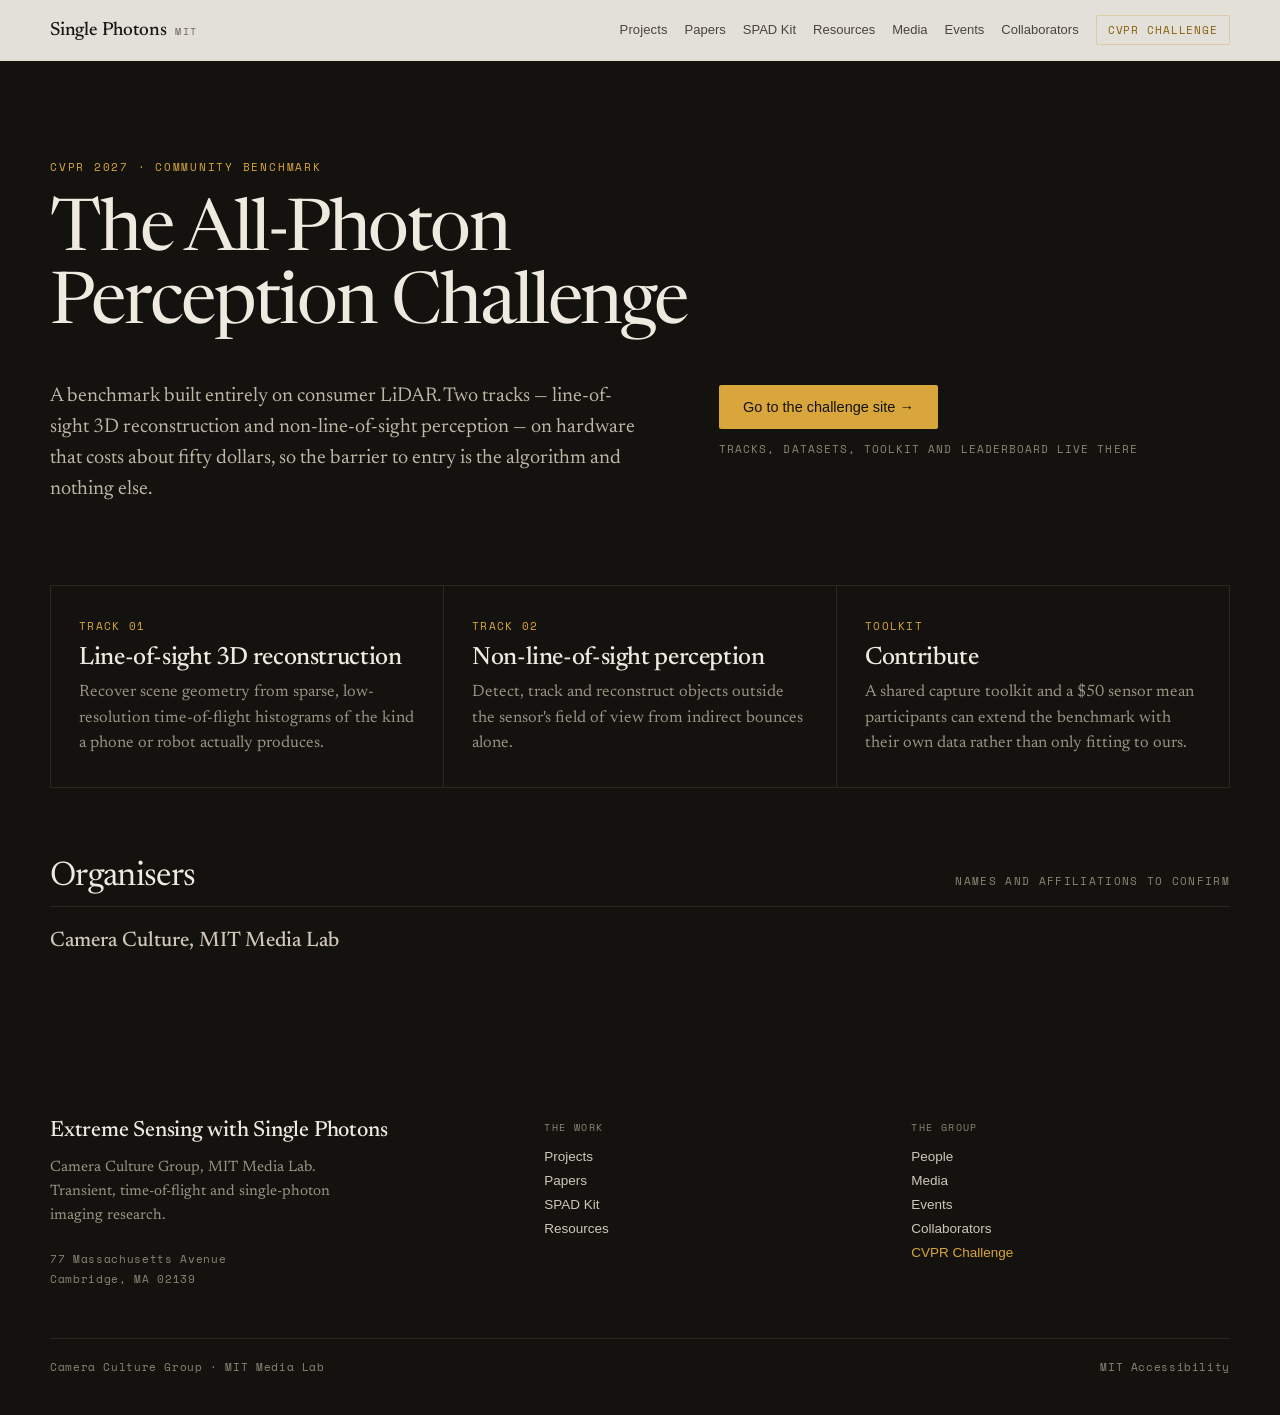
<file: challenge.html>
<!DOCTYPE html>
<html lang="en">
<head>
<meta charset="utf-8">
<meta name="viewport" content="width=device-width, initial-scale=1">
<title>All-Photon Perception Challenge · Single Photons</title>
<meta name="description" content="Single-photon, transient and time-of-flight imaging research from the Camera Culture group at the MIT Media Lab, 2008 to today.">
<link rel="preconnect" href="https://fonts.googleapis.com">
<link rel="preconnect" href="https://fonts.gstatic.com" crossorigin>
<link href="https://fonts.googleapis.com/css2?family=Newsreader:ital,opsz,wght@0,6..72,300..600;1,6..72,300..500&family=Space+Mono:wght@400;700&display=swap" rel="stylesheet">
<style>
body { margin:0; background:#14120E; color:#EFEAE0; -webkit-font-smoothing:antialiased; }
a { color:#D9A63C; }
a:hover { color:#EFEAE0; }
.hv1:hover{color:#171512 !important;border-bottom:1px solid #8A5F0B !important}
.hv2:hover{background:#8A5F0B !important;color:#FBF9F4 !important;border:1px solid #8A5F0B !important}
.hv3:hover{background:#EFEAE0 !important}
.hv4:hover{color:#D9A63C !important}
.hv5:hover{color:#EFEAE0 !important}
</style>
<script src="reveal.js" defer></script>
<link rel="stylesheet" href="mobile.css">
</head>
<body>
<div style="background:#14120E;color:#EFEAE0;min-height:100vh">
  <div style="position:sticky;top:0;z-index:50;background:rgba(245,242,235,0.92);backdrop-filter:blur(10px);border-bottom:1px solid #E2DBCC">
  <div data-m="navbar px" style="max-width:1180px;margin:0 auto;padding:0 32px;display:flex;align-items:center;gap:32px;min-height:60px;flex-wrap:wrap">
    <a href="index.html" style="display:flex;align-items:baseline;gap:9px;text-decoration:none;color:#171512;flex:0 0 auto">
      <span style="font-family:Newsreader,Georgia,serif;font-size:19px;font-weight:500;letter-spacing:-0.01em;white-space:nowrap">Single Photons</span>
      <span style="font-family:'Space Mono',monospace;font-size:10px;letter-spacing:0.14em;text-transform:uppercase;color:#6F6858">MIT</span>
    </a>
    <button data-m="navbtn" type="button" id="navbtn" aria-expanded="false" aria-label="Toggle menu" style="display:none;margin-left:auto;align-items:center;min-height:44px;padding:0 4px;background:transparent;border:0;font-family:'Space Mono',monospace;font-size:11px;letter-spacing:0.12em;text-transform:uppercase;color:#171512;cursor:pointer">Menu</button>
    <nav data-m="nav" id="sitenav" data-open="false" style="display:flex;align-items:center;gap:17px;margin-left:auto;flex-wrap:wrap;row-gap:8px">
      <a data-nav="Projects" href="projects.html" style="font-family:'Helvetica Neue',Helvetica,Arial,sans-serif;font-size:13px;letter-spacing:0.01em;color:#4A453B;text-decoration:none;padding:4px 0;border-bottom:1px solid transparent;white-space:nowrap" class="hv1">Projects</a>
      <a data-nav="Papers" href="papers.html" style="font-family:'Helvetica Neue',Helvetica,Arial,sans-serif;font-size:13px;color:#4A453B;text-decoration:none;padding:4px 0;border-bottom:1px solid transparent;white-space:nowrap" class="hv1">Papers</a>
      <a data-nav="SPAD Kit" href="spad-kit.html" style="font-family:'Helvetica Neue',Helvetica,Arial,sans-serif;font-size:13px;color:#4A453B;text-decoration:none;padding:4px 0;border-bottom:1px solid transparent;white-space:nowrap" class="hv1">SPAD Kit</a>
      <a data-nav="Resources" href="resources.html" style="font-family:'Helvetica Neue',Helvetica,Arial,sans-serif;font-size:13px;color:#4A453B;text-decoration:none;padding:4px 0;border-bottom:1px solid transparent;white-space:nowrap" class="hv1">Resources</a>
      <a data-nav="Media" href="media.html" style="font-family:'Helvetica Neue',Helvetica,Arial,sans-serif;font-size:13px;color:#4A453B;text-decoration:none;padding:4px 0;border-bottom:1px solid transparent;white-space:nowrap" class="hv1">Media</a>
      <a data-nav="Events" href="events.html" style="font-family:'Helvetica Neue',Helvetica,Arial,sans-serif;font-size:13px;color:#4A453B;text-decoration:none;padding:4px 0;border-bottom:1px solid transparent;white-space:nowrap" class="hv1">Events</a>
      <a data-nav="Sponsors" href="Collaborators.html" style="font-family:'Helvetica Neue',Helvetica,Arial,sans-serif;font-size:13px;color:#4A453B;text-decoration:none;padding:4px 0;border-bottom:1px solid transparent;white-space:nowrap" class="hv1">Collaborators</a>
      <a data-nav="Challenge" href="challenge.html" style="font-family:'Space Mono',monospace;font-size:11px;letter-spacing:0.08em;text-transform:uppercase;color:#8A5F0B;text-decoration:none;border:1px solid #DCCBA6;padding:6px 11px;border-radius:2px;white-space:nowrap" class="hv2">CVPR Challenge</a>
    </nav>
  </div>
</div>

  <section data-m="px" style="max-width:1180px;margin:0 auto;padding:96px 32px 0">
    <span style="font-family:'Space Mono',monospace;font-size:11px;letter-spacing:0.16em;text-transform:uppercase;color:#D9A63C">CVPR 2027 · Community benchmark</span>
    <h1 style="font-family:Newsreader,Georgia,serif;font-weight:400;font-size:clamp(40px,5.6vw,76px);line-height:1.02;letter-spacing:-0.03em;margin:22px 0 0;max-width:20ch;text-wrap:balance">The All-Photon Perception Challenge</h1>
    <div data-m="stack" style="display:grid;grid-template-columns:minmax(0,1.2fr) minmax(0,1fr);gap:56px;margin-top:38px;align-items:start">
      <p style="font-family:Newsreader,Georgia,serif;font-size:20px;line-height:1.55;color:#BEB7A6;margin:0;text-wrap:pretty">A benchmark built entirely on consumer LiDAR. Two tracks — line-of-sight 3D reconstruction and non-line-of-sight perception — on hardware that costs about fifty dollars, so the barrier to entry is the algorithm and nothing else.</p>
      <div style="display:flex;flex-direction:column;gap:12px;align-items:flex-start;padding-top:4px">
        <a href="https://photons.media.mit.edu/challenge.html" style="font-family:'Helvetica Neue',Helvetica,Arial,sans-serif;font-size:14.5px;background:#D9A63C;color:#14120E;text-decoration:none;padding:14px 24px;border-radius:2px" class="hv3">Go to the challenge site →</a>
        <span style="font-family:'Space Mono',monospace;font-size:10.5px;line-height:1.7;letter-spacing:0.1em;text-transform:uppercase;color:#8C8574">Tracks, datasets, toolkit and leaderboard live there</span>
      </div>
    </div>
  </section>

  <section data-m="px sec" style="max-width:1180px;margin:80px auto 0;padding:0 32px">
    <div style="display:grid;grid-template-columns:repeat(auto-fit,minmax(min(280px,100%),1fr));gap:1px;background:#2A2620;border:1px solid #2A2620">
      <div style="background:#14120E;padding:30px 28px">
        <span style="font-family:'Space Mono',monospace;font-size:10.5px;letter-spacing:0.12em;text-transform:uppercase;color:#D9A63C">Track 01</span>
        <h2 style="font-family:Newsreader,Georgia,serif;font-weight:500;font-size:25px;letter-spacing:-0.015em;margin:12px 0 9px">Line-of-sight 3D reconstruction</h2>
        <p style="font-family:Newsreader,Georgia,serif;font-size:16.5px;line-height:1.55;color:#9A9384;margin:0">Recover scene geometry from sparse, low-resolution time-of-flight histograms of the kind a phone or robot actually produces.</p>
      </div>
      <div style="background:#14120E;padding:30px 28px">
        <span style="font-family:'Space Mono',monospace;font-size:10.5px;letter-spacing:0.12em;text-transform:uppercase;color:#D9A63C">Track 02</span>
        <h2 style="font-family:Newsreader,Georgia,serif;font-weight:500;font-size:25px;letter-spacing:-0.015em;margin:12px 0 9px">Non-line-of-sight perception</h2>
        <p style="font-family:Newsreader,Georgia,serif;font-size:16.5px;line-height:1.55;color:#9A9384;margin:0">Detect, track and reconstruct objects outside the sensor's field of view from indirect bounces alone.</p>
      </div>
      <div style="background:#14120E;padding:30px 28px">
        <span style="font-family:'Space Mono',monospace;font-size:10.5px;letter-spacing:0.12em;text-transform:uppercase;color:#D9A63C">Toolkit</span>
        <h2 style="font-family:Newsreader,Georgia,serif;font-weight:500;font-size:25px;letter-spacing:-0.015em;margin:12px 0 9px">Contribute</h2>
        <p style="font-family:Newsreader,Georgia,serif;font-size:16.5px;line-height:1.55;color:#9A9384;margin:0">A shared capture toolkit and a $50 sensor mean participants can extend the benchmark with their own data rather than only fitting to ours.</p>
      </div>
    </div>
  </section>

  <section data-m="px" style="max-width:1180px;margin:72px auto 0;padding:0 32px">
    <div style="display:flex;align-items:baseline;justify-content:space-between;gap:24px;border-bottom:1px solid #2A2620;padding-bottom:12px;flex-wrap:wrap">
      <h2 style="font-family:Newsreader,Georgia,serif;font-weight:400;font-size:clamp(24px,2.8vw,34px);letter-spacing:-0.02em;margin:0">Organisers</h2>
      <span style="font-family:'Space Mono',monospace;font-size:11px;letter-spacing:0.12em;text-transform:uppercase;color:#8C8574">Names and affiliations to confirm</span>
    </div>
    <div style="display:flex;gap:40px;flex-wrap:wrap;margin-top:24px">
      <span style="font-family:Newsreader,Georgia,serif;font-size:21px;font-weight:500;color:#CFC8B8">Camera Culture, MIT Media Lab</span>
    </div>
  </section>

  <div data-m="spacer" style="height:104px"></div>
  <footer data-m="px" style="background:#14120E;color:#EFEAE0;padding:64px 32px 40px">
  <div data-m="stack" style="max-width:1180px;margin:0 auto;display:grid;grid-template-columns:minmax(0,1.4fr) minmax(0,1fr) minmax(0,1fr);gap:48px">
    <div>
      <div style="font-family:Newsreader,Georgia,serif;font-size:22px;font-weight:500;letter-spacing:-0.01em">Extreme Sensing with Single Photons</div>
      <p style="font-family:Newsreader,Georgia,serif;font-size:15px;line-height:1.6;color:#9A9384;max-width:34ch;margin:14px 0 0">Camera Culture Group, MIT Media Lab. Transient, time-of-flight and single-photon imaging research.</p>
      <div style="font-family:'Space Mono',monospace;font-size:11px;letter-spacing:0.06em;color:#8C8574;margin-top:22px;line-height:1.8">77 Massachusetts Avenue<br>Cambridge, MA 02139</div>
    </div>
    <nav style="display:flex;flex-direction:column;gap:9px">
      <span style="font-family:'Space Mono',monospace;font-size:10px;letter-spacing:0.14em;text-transform:uppercase;color:#8C8574;margin-bottom:5px">The work</span>
      <a href="projects.html" style="font-family:'Helvetica Neue',Helvetica,Arial,sans-serif;font-size:13.5px;color:#CFC8B8;text-decoration:none" class="hv4">Projects</a>
      <a href="papers.html" style="font-family:'Helvetica Neue',Helvetica,Arial,sans-serif;font-size:13.5px;color:#CFC8B8;text-decoration:none" class="hv4">Papers</a>
      <a href="spad-kit.html" style="font-family:'Helvetica Neue',Helvetica,Arial,sans-serif;font-size:13.5px;color:#CFC8B8;text-decoration:none" class="hv4">SPAD Kit</a>
      <a href="resources.html" style="font-family:'Helvetica Neue',Helvetica,Arial,sans-serif;font-size:13.5px;color:#CFC8B8;text-decoration:none" class="hv4">Resources</a>
    </nav>
    <nav style="display:flex;flex-direction:column;gap:9px">
      <span style="font-family:'Space Mono',monospace;font-size:10px;letter-spacing:0.14em;text-transform:uppercase;color:#8C8574;margin-bottom:5px">The group</span>
      <a href="index.html#people" style="font-family:'Helvetica Neue',Helvetica,Arial,sans-serif;font-size:13.5px;color:#CFC8B8;text-decoration:none" class="hv4">People</a>
      <a href="media.html" style="font-family:'Helvetica Neue',Helvetica,Arial,sans-serif;font-size:13.5px;color:#CFC8B8;text-decoration:none" class="hv4">Media</a>
      <a href="events.html" style="font-family:'Helvetica Neue',Helvetica,Arial,sans-serif;font-size:13.5px;color:#CFC8B8;text-decoration:none" class="hv4">Events</a>
      <a href="Collaborators.html" style="font-family:'Helvetica Neue',Helvetica,Arial,sans-serif;font-size:13.5px;color:#CFC8B8;text-decoration:none" class="hv4">Collaborators</a>
      <a href="challenge.html" style="font-family:'Helvetica Neue',Helvetica,Arial,sans-serif;font-size:13.5px;color:#D9A63C;text-decoration:none" class="hv5">CVPR Challenge</a>
    </nav>
  </div>
  <div style="max-width:1180px;margin:48px auto 0;padding-top:20px;border-top:1px solid #2A2620;display:flex;justify-content:space-between;gap:24px;flex-wrap:wrap;font-family:'Space Mono',monospace;font-size:10.5px;letter-spacing:0.06em;color:#8C8574">
    <span>Camera Culture Group · MIT Media Lab</span>
    <a href="https://accessibility.mit.edu/" style="color:#8C8574;text-decoration:none" class="hv4">MIT Accessibility</a>
  </div>
</footer>
</div>
<script>
(function(){
  var page=(location.pathname.split('/').pop()||'index.html')||'index.html';
  [].slice.call(document.querySelectorAll('nav a[data-nav]')).forEach(function(a){
    if(a.getAttribute('href')===page&&a.getAttribute('data-nav')!=='Challenge'){a.style.color='#171512';a.style.borderBottom='1px solid #8A5F0B';}
  });
  var b=document.getElementById('navbtn'),n=document.getElementById('sitenav');
  if(b&&n)b.onclick=function(){var o=n.getAttribute('data-open')!=='true';n.setAttribute('data-open',o?'true':'false');b.setAttribute('aria-expanded',o?'true':'false');b.textContent=o?'Close':'Menu';};
})();
</script>
</body>
</html>
</file>
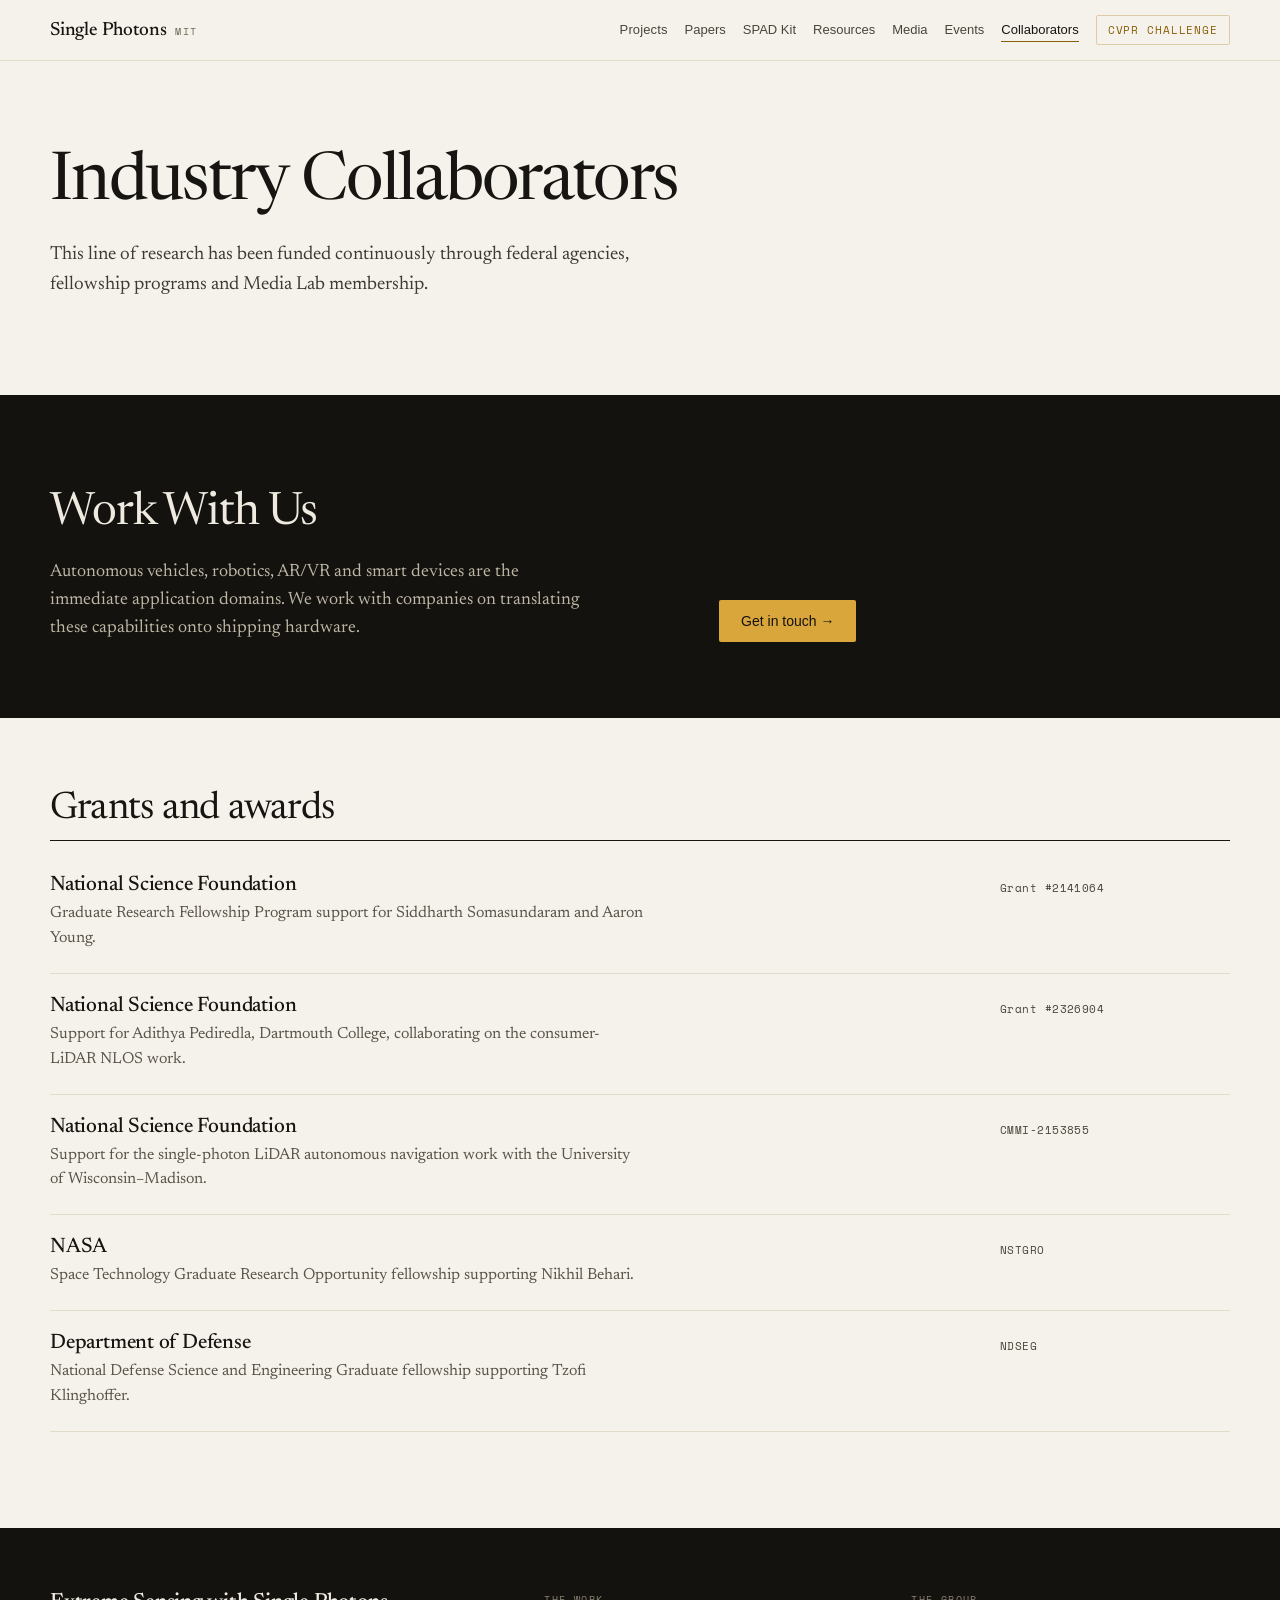
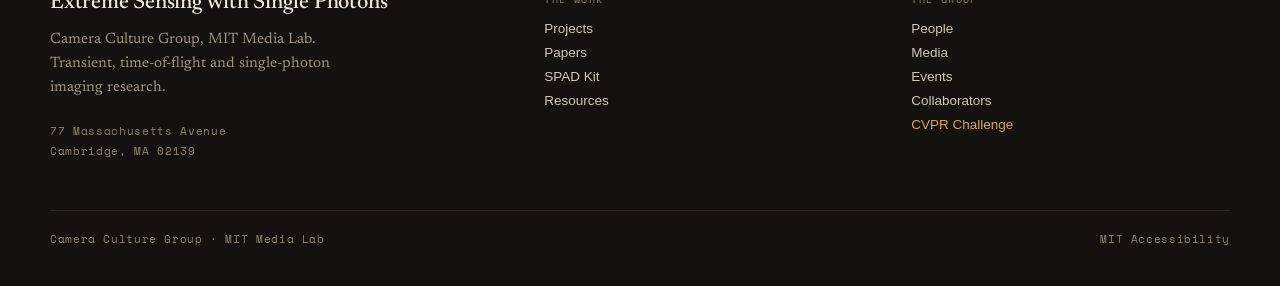
<file: Collaborators.html>
<!DOCTYPE html>
<html lang="en">
<head>
<meta charset="utf-8">
<meta name="viewport" content="width=device-width, initial-scale=1">
<title>Sponsors · Single Photons</title>
<meta name="description" content="Single-photon, transient and time-of-flight imaging research from the Camera Culture group at the MIT Media Lab, 2008 to today.">
<link rel="preconnect" href="https://fonts.googleapis.com">
<link rel="preconnect" href="https://fonts.gstatic.com" crossorigin>
<link href="https://fonts.googleapis.com/css2?family=Newsreader:ital,opsz,wght@0,6..72,300..600;1,6..72,300..500&family=Space+Mono:wght@400;700&display=swap" rel="stylesheet">
<style>
body { margin:0; background:#F5F2EB; color:#171512; -webkit-font-smoothing:antialiased; }
a { color:#8A5F0B; }
a:hover { color:#171512; }
.hv1:hover{color:#171512 !important;border-bottom:1px solid #8A5F0B !important}
.hv2:hover{background:#8A5F0B !important;color:#FBF9F4 !important;border:1px solid #8A5F0B !important}
.hv3:hover{background:#EFEAE0 !important}
.hv4:hover{color:#D9A63C !important}
.hv5:hover{color:#EFEAE0 !important}
</style>
<script src="reveal.js" defer></script>
<link rel="stylesheet" href="mobile.css">
</head>
<body>
<div style="background:#F5F2EB">
  <div style="position:sticky;top:0;z-index:50;background:rgba(245,242,235,0.92);backdrop-filter:blur(10px);border-bottom:1px solid #E2DBCC">
  <div data-m="navbar px" style="max-width:1180px;margin:0 auto;padding:0 32px;display:flex;align-items:center;gap:32px;min-height:60px;flex-wrap:wrap">
    <a href="index.html" style="display:flex;align-items:baseline;gap:9px;text-decoration:none;color:#171512;flex:0 0 auto">
      <span style="font-family:Newsreader,Georgia,serif;font-size:19px;font-weight:500;letter-spacing:-0.01em;white-space:nowrap">Single Photons</span>
      <span style="font-family:'Space Mono',monospace;font-size:10px;letter-spacing:0.14em;text-transform:uppercase;color:#6F6858">MIT</span>
    </a>
    <button data-m="navbtn" type="button" id="navbtn" aria-expanded="false" aria-label="Toggle menu" style="display:none;margin-left:auto;align-items:center;min-height:44px;padding:0 4px;background:transparent;border:0;font-family:'Space Mono',monospace;font-size:11px;letter-spacing:0.12em;text-transform:uppercase;color:#171512;cursor:pointer">Menu</button>
    <nav data-m="nav" id="sitenav" data-open="false" style="display:flex;align-items:center;gap:17px;margin-left:auto;flex-wrap:wrap;row-gap:8px">
      <a data-nav="Projects" href="projects.html" style="font-family:'Helvetica Neue',Helvetica,Arial,sans-serif;font-size:13px;letter-spacing:0.01em;color:#4A453B;text-decoration:none;padding:4px 0;border-bottom:1px solid transparent;white-space:nowrap" class="hv1">Projects</a>
      <a data-nav="Papers" href="papers.html" style="font-family:'Helvetica Neue',Helvetica,Arial,sans-serif;font-size:13px;color:#4A453B;text-decoration:none;padding:4px 0;border-bottom:1px solid transparent;white-space:nowrap" class="hv1">Papers</a>
      <a data-nav="SPAD Kit" href="spad-kit.html" style="font-family:'Helvetica Neue',Helvetica,Arial,sans-serif;font-size:13px;color:#4A453B;text-decoration:none;padding:4px 0;border-bottom:1px solid transparent;white-space:nowrap" class="hv1">SPAD Kit</a>
      <a data-nav="Resources" href="resources.html" style="font-family:'Helvetica Neue',Helvetica,Arial,sans-serif;font-size:13px;color:#4A453B;text-decoration:none;padding:4px 0;border-bottom:1px solid transparent;white-space:nowrap" class="hv1">Resources</a>
      <a data-nav="Media" href="media.html" style="font-family:'Helvetica Neue',Helvetica,Arial,sans-serif;font-size:13px;color:#4A453B;text-decoration:none;padding:4px 0;border-bottom:1px solid transparent;white-space:nowrap" class="hv1">Media</a>
      <a data-nav="Events" href="events.html" style="font-family:'Helvetica Neue',Helvetica,Arial,sans-serif;font-size:13px;color:#4A453B;text-decoration:none;padding:4px 0;border-bottom:1px solid transparent;white-space:nowrap" class="hv1">Events</a>
      <a data-nav="Sponsors" href="Collaborators.html" style="font-family:'Helvetica Neue',Helvetica,Arial,sans-serif;font-size:13px;color:#4A453B;text-decoration:none;padding:4px 0;border-bottom:1px solid transparent;white-space:nowrap" class="hv1">Collaborators</a>
      <a data-nav="Challenge" href="challenge.html" style="font-family:'Space Mono',monospace;font-size:11px;letter-spacing:0.08em;text-transform:uppercase;color:#8A5F0B;text-decoration:none;border:1px solid #DCCBA6;padding:6px 11px;border-radius:2px;white-space:nowrap" class="hv2">CVPR Challenge</a>
    </nav>
  </div>
</div>

  <section data-m="px" style="max-width:1180px;margin:0 auto;padding:88px 32px 0">
    <h1 style="font-family:Newsreader,Georgia,serif;font-weight:400;font-size:clamp(38px,5.2vw,68px);line-height:1.04;letter-spacing:-0.025em;margin:0">Industry Collaborators</h1>
    <p style="font-family:Newsreader,Georgia,serif;font-size:19px;line-height:1.55;color:#3E3931;margin:22px 0 0;max-width:62ch;text-wrap:pretty">This line of research has been funded continuously through federal agencies, fellowship programs and Media Lab membership.</p>
  </section>

  <section data-m="px sec" style="background:#14120E;color:#EFEAE0;margin-top:96px;padding:76px 32px">
    <div data-m="stack" style="max-width:1180px;margin:0 auto;display:grid;grid-template-columns:minmax(0,1.2fr) minmax(0,1fr);gap:56px;align-items:end">
      <div>
        <h2 style="font-family:Newsreader,Georgia,serif;font-weight:400;font-size:clamp(28px,3.6vw,46px);line-height:1.08;letter-spacing:-0.025em;margin:18px 0 0;max-width:24ch">Work With Us</h2>
        <p style="font-family:Newsreader,Georgia,serif;font-size:18px;line-height:1.55;color:#BEB7A6;margin:20px 0 0;max-width:54ch">Autonomous vehicles, robotics, AR/VR and smart devices are the immediate application domains. We work with companies on translating these capabilities onto shipping hardware.</p>
      </div>
      <div style="display:flex;flex-direction:column;gap:14px;align-items:flex-start">
        <a href="mailto:cc-collab@media.mit.edu" style="font-family:'Helvetica Neue',Helvetica,Arial,sans-serif;font-size:14px;background:#D9A63C;color:#14120E;text-decoration:none;padding:13px 22px;border-radius:2px" class="hv3">Get in touch →</a>
      </div>
    </div>
  </section>

  <section data-m="px" style="max-width:1180px;margin:72px auto 0;padding:0 32px">
    <div style="display:flex;align-items:baseline;gap:16px;border-bottom:1px solid #171512;padding-bottom:12px">
      <h2 style="font-family:Newsreader,Georgia,serif;font-weight:400;font-size:clamp(26px,3vw,38px);letter-spacing:-0.02em;margin:0">Grants and awards</h2>
    </div>
    <div style="display:flex;flex-direction:column;margin-top:12px">
      <div data-m="row" style="display:grid;grid-template-columns:minmax(0,1fr) 230px;gap:28px;padding:22px 0;border-bottom:1px solid #E2DBCC;align-items:start">
        <div>
          <h3 style="font-family:Newsreader,Georgia,serif;font-weight:500;font-size:21px;letter-spacing:-0.01em;margin:0 0 5px">National Science Foundation</h3>
          <p style="font-family:Newsreader,Georgia,serif;font-size:16px;line-height:1.55;color:#5A544A;margin:0;max-width:66ch">Graduate Research Fellowship Program support for Siddharth Somasundaram and Aaron Young.</p>
        </div>
        <span style="font-family:'Space Mono',monospace;font-size:11px;line-height:1.7;letter-spacing:0.04em;color:#4A453B;padding-top:4px">Grant #2141064</span>
      </div>
      <div data-m="row" style="display:grid;grid-template-columns:minmax(0,1fr) 230px;gap:28px;padding:22px 0;border-bottom:1px solid #E2DBCC;align-items:start">
        <div>
          <h3 style="font-family:Newsreader,Georgia,serif;font-weight:500;font-size:21px;letter-spacing:-0.01em;margin:0 0 5px">National Science Foundation</h3>
          <p style="font-family:Newsreader,Georgia,serif;font-size:16px;line-height:1.55;color:#5A544A;margin:0;max-width:66ch">Support for Adithya Pediredla, Dartmouth College, collaborating on the consumer-LiDAR NLOS work.</p>
        </div>
        <span style="font-family:'Space Mono',monospace;font-size:11px;line-height:1.7;letter-spacing:0.04em;color:#4A453B;padding-top:4px">Grant #2326904</span>
      </div>
      <div data-m="row" style="display:grid;grid-template-columns:minmax(0,1fr) 230px;gap:28px;padding:22px 0;border-bottom:1px solid #E2DBCC;align-items:start">
        <div>
          <h3 style="font-family:Newsreader,Georgia,serif;font-weight:500;font-size:21px;letter-spacing:-0.01em;margin:0 0 5px">National Science Foundation</h3>
          <p style="font-family:Newsreader,Georgia,serif;font-size:16px;line-height:1.55;color:#5A544A;margin:0;max-width:66ch">Support for the single-photon LiDAR autonomous navigation work with the University of Wisconsin–Madison.</p>
        </div>
        <span style="font-family:'Space Mono',monospace;font-size:11px;line-height:1.7;letter-spacing:0.04em;color:#4A453B;padding-top:4px">CMMI-2153855</span>
      </div>
      <div data-m="row" style="display:grid;grid-template-columns:minmax(0,1fr) 230px;gap:28px;padding:22px 0;border-bottom:1px solid #E2DBCC;align-items:start">
        <div>
          <h3 style="font-family:Newsreader,Georgia,serif;font-weight:500;font-size:21px;letter-spacing:-0.01em;margin:0 0 5px">NASA</h3>
          <p style="font-family:Newsreader,Georgia,serif;font-size:16px;line-height:1.55;color:#5A544A;margin:0;max-width:66ch">Space Technology Graduate Research Opportunity fellowship supporting Nikhil Behari.</p>
        </div>
        <span style="font-family:'Space Mono',monospace;font-size:11px;line-height:1.7;letter-spacing:0.04em;color:#4A453B;padding-top:4px">NSTGRO</span>
      </div>
      <div data-m="row" style="display:grid;grid-template-columns:minmax(0,1fr) 230px;gap:28px;padding:22px 0;border-bottom:1px solid #E2DBCC;align-items:start">
        <div>
          <h3 style="font-family:Newsreader,Georgia,serif;font-weight:500;font-size:21px;letter-spacing:-0.01em;margin:0 0 5px">Department of Defense</h3>
          <p style="font-family:Newsreader,Georgia,serif;font-size:16px;line-height:1.55;color:#5A544A;margin:0;max-width:66ch">National Defense Science and Engineering Graduate fellowship supporting Tzofi Klinghoffer.</p>
        </div>
        <span style="font-family:'Space Mono',monospace;font-size:11px;line-height:1.7;letter-spacing:0.04em;color:#4A453B;padding-top:4px">NDSEG</span>
      </div>
    </div>
  </section>


  <div style="height:96px"></div>
  <footer data-m="px" style="background:#14120E;color:#EFEAE0;padding:64px 32px 40px">
  <div data-m="stack" style="max-width:1180px;margin:0 auto;display:grid;grid-template-columns:minmax(0,1.4fr) minmax(0,1fr) minmax(0,1fr);gap:48px">
    <div>
      <div style="font-family:Newsreader,Georgia,serif;font-size:22px;font-weight:500;letter-spacing:-0.01em">Extreme Sensing with Single Photons</div>
      <p style="font-family:Newsreader,Georgia,serif;font-size:15px;line-height:1.6;color:#9A9384;max-width:34ch;margin:14px 0 0">Camera Culture Group, MIT Media Lab. Transient, time-of-flight and single-photon imaging research.</p>
      <div style="font-family:'Space Mono',monospace;font-size:11px;letter-spacing:0.06em;color:#8C8574;margin-top:22px;line-height:1.8">77 Massachusetts Avenue<br>Cambridge, MA 02139</div>
    </div>
    <nav style="display:flex;flex-direction:column;gap:9px">
      <span style="font-family:'Space Mono',monospace;font-size:10px;letter-spacing:0.14em;text-transform:uppercase;color:#8C8574;margin-bottom:5px">The work</span>
      <a href="projects.html" style="font-family:'Helvetica Neue',Helvetica,Arial,sans-serif;font-size:13.5px;color:#CFC8B8;text-decoration:none" class="hv4">Projects</a>
      <a href="papers.html" style="font-family:'Helvetica Neue',Helvetica,Arial,sans-serif;font-size:13.5px;color:#CFC8B8;text-decoration:none" class="hv4">Papers</a>
      <a href="spad-kit.html" style="font-family:'Helvetica Neue',Helvetica,Arial,sans-serif;font-size:13.5px;color:#CFC8B8;text-decoration:none" class="hv4">SPAD Kit</a>
      <a href="resources.html" style="font-family:'Helvetica Neue',Helvetica,Arial,sans-serif;font-size:13.5px;color:#CFC8B8;text-decoration:none" class="hv4">Resources</a>
    </nav>
    <nav style="display:flex;flex-direction:column;gap:9px">
      <span style="font-family:'Space Mono',monospace;font-size:10px;letter-spacing:0.14em;text-transform:uppercase;color:#8C8574;margin-bottom:5px">The group</span>
      <a href="index.html#people" style="font-family:'Helvetica Neue',Helvetica,Arial,sans-serif;font-size:13.5px;color:#CFC8B8;text-decoration:none" class="hv4">People</a>
      <a href="media.html" style="font-family:'Helvetica Neue',Helvetica,Arial,sans-serif;font-size:13.5px;color:#CFC8B8;text-decoration:none" class="hv4">Media</a>
      <a href="events.html" style="font-family:'Helvetica Neue',Helvetica,Arial,sans-serif;font-size:13.5px;color:#CFC8B8;text-decoration:none" class="hv4">Events</a>
      <a href="Collaborators.html" style="font-family:'Helvetica Neue',Helvetica,Arial,sans-serif;font-size:13.5px;color:#CFC8B8;text-decoration:none" class="hv4">Collaborators</a>
      <a href="challenge.html" style="font-family:'Helvetica Neue',Helvetica,Arial,sans-serif;font-size:13.5px;color:#D9A63C;text-decoration:none" class="hv5">CVPR Challenge</a>
    </nav>
  </div>
  <div style="max-width:1180px;margin:48px auto 0;padding-top:20px;border-top:1px solid #2A2620;display:flex;justify-content:space-between;gap:24px;flex-wrap:wrap;font-family:'Space Mono',monospace;font-size:10.5px;letter-spacing:0.06em;color:#8C8574">
    <span>Camera Culture Group · MIT Media Lab</span>
    <a href="https://accessibility.mit.edu/" style="color:#8C8574;text-decoration:none" class="hv4">MIT Accessibility</a>
  </div>
</footer>
</div>
<script>
(function(){
  var page=(location.pathname.split('/').pop()||'index.html')||'index.html';
  [].slice.call(document.querySelectorAll('nav a[data-nav]')).forEach(function(a){
    if(a.getAttribute('href')===page&&a.getAttribute('data-nav')!=='Challenge'){a.style.color='#171512';a.style.borderBottom='1px solid #8A5F0B';}
  });
  var b=document.getElementById('navbtn'),n=document.getElementById('sitenav');
  if(b&&n)b.onclick=function(){var o=n.getAttribute('data-open')!=='true';n.setAttribute('data-open',o?'true':'false');b.setAttribute('aria-expanded',o?'true':'false');b.textContent=o?'Close':'Menu';};
})();
</script>
</body>
</html>
</file>
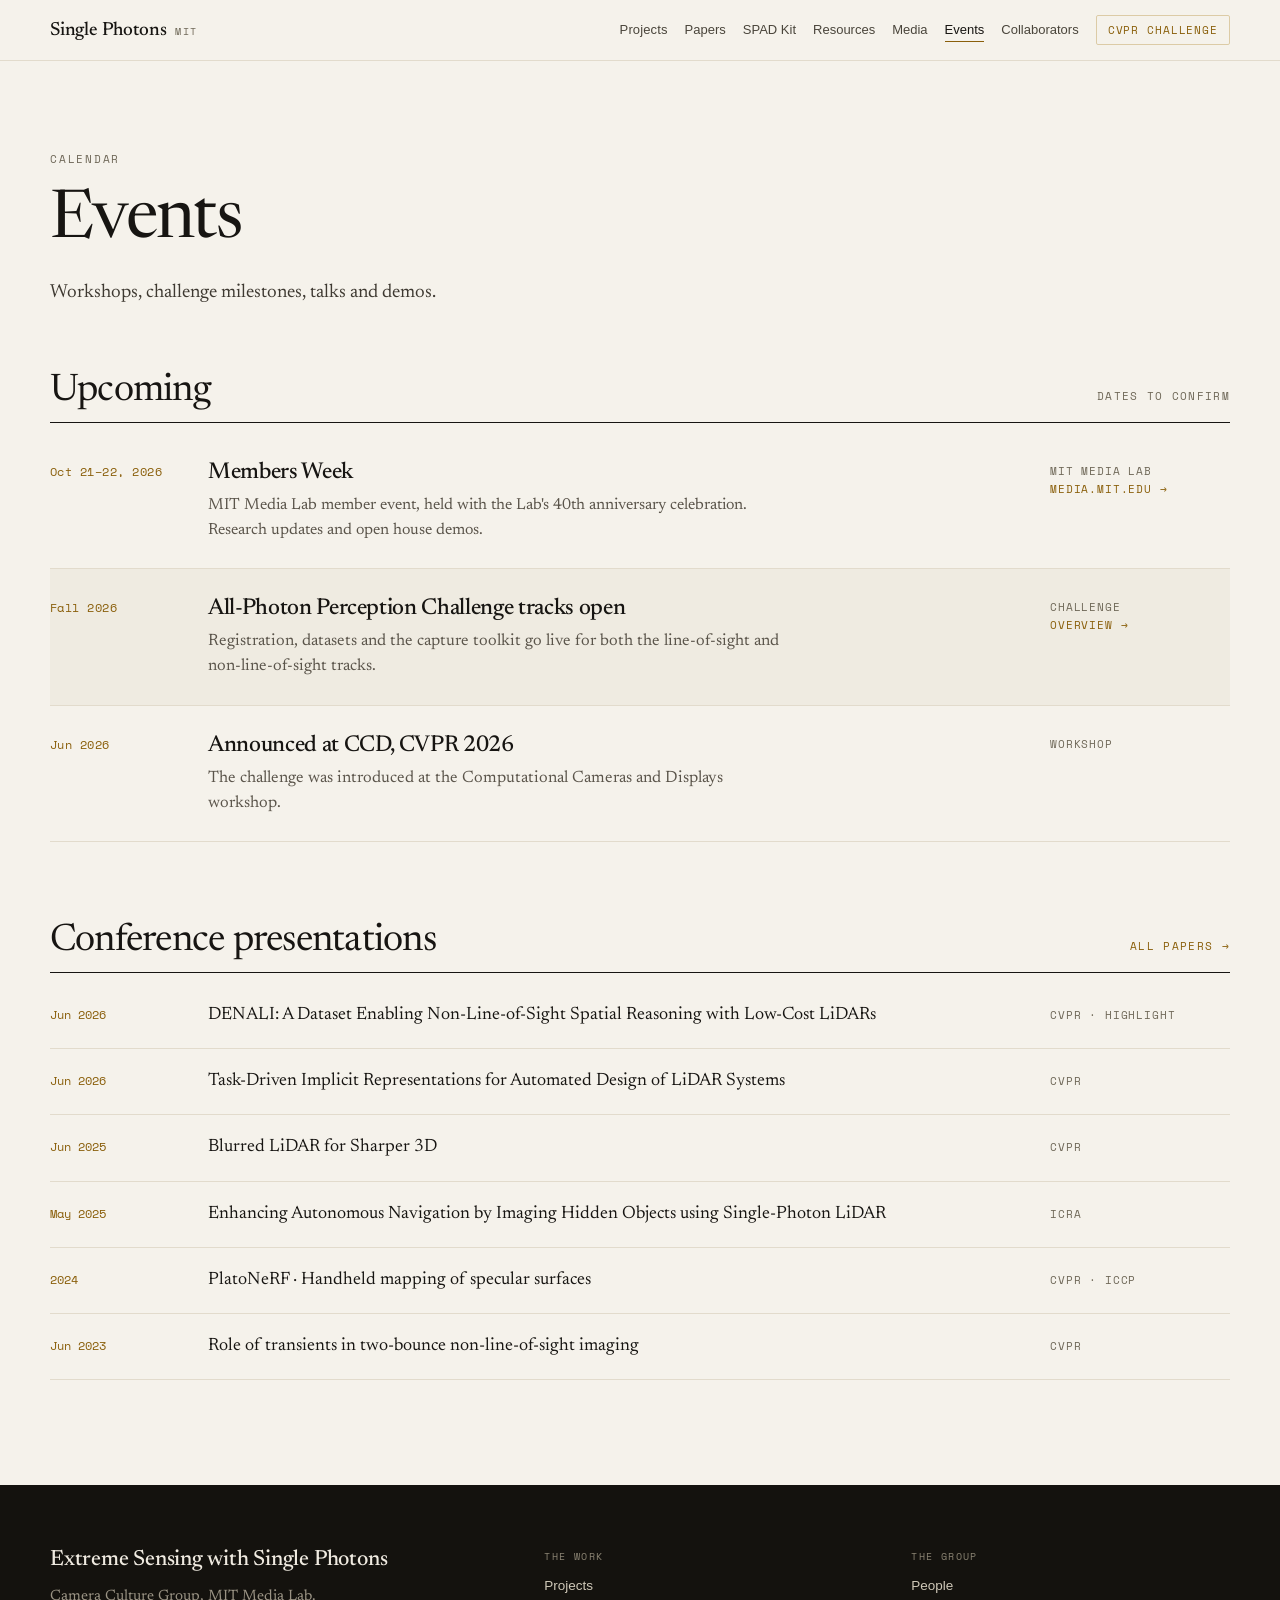
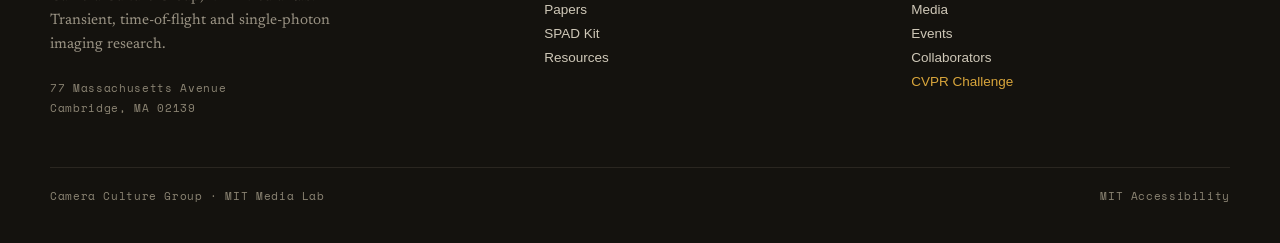
<file: events.html>
<!DOCTYPE html>
<html lang="en">
<head>
<meta charset="utf-8">
<meta name="viewport" content="width=device-width, initial-scale=1">
<title>Events · Single Photons</title>
<meta name="description" content="Single-photon, transient and time-of-flight imaging research from the Camera Culture group at the MIT Media Lab, 2008 to today.">
<link rel="preconnect" href="https://fonts.googleapis.com">
<link rel="preconnect" href="https://fonts.gstatic.com" crossorigin>
<link href="https://fonts.googleapis.com/css2?family=Newsreader:ital,opsz,wght@0,6..72,300..600;1,6..72,300..500&family=Space+Mono:wght@400;700&display=swap" rel="stylesheet">
<style>
body { margin:0; background:#F5F2EB; color:#171512; -webkit-font-smoothing:antialiased; }
a { color:#8A5F0B; }
a:hover { color:#171512; }
.hv1:hover{color:#171512 !important;border-bottom:1px solid #8A5F0B !important}
.hv2:hover{background:#8A5F0B !important;color:#FBF9F4 !important;border:1px solid #8A5F0B !important}
.hv3:hover{background:#E9E3D6 !important}
.hv4:hover{background:#EFEBE1 !important}
.hv5:hover{color:#171512 !important}
.hv6:hover{color:#D9A63C !important}
.hv7:hover{color:#EFEAE0 !important}
</style>
<script src="reveal.js" defer></script>
<link rel="stylesheet" href="mobile.css">
</head>
<body>
<div style="background:#F5F2EB">
  <div style="position:sticky;top:0;z-index:50;background:rgba(245,242,235,0.92);backdrop-filter:blur(10px);border-bottom:1px solid #E2DBCC">
  <div data-m="navbar px" style="max-width:1180px;margin:0 auto;padding:0 32px;display:flex;align-items:center;gap:32px;min-height:60px;flex-wrap:wrap">
    <a href="index.html" style="display:flex;align-items:baseline;gap:9px;text-decoration:none;color:#171512;flex:0 0 auto">
      <span style="font-family:Newsreader,Georgia,serif;font-size:19px;font-weight:500;letter-spacing:-0.01em;white-space:nowrap">Single Photons</span>
      <span style="font-family:'Space Mono',monospace;font-size:10px;letter-spacing:0.14em;text-transform:uppercase;color:#6F6858">MIT</span>
    </a>
    <button data-m="navbtn" type="button" id="navbtn" aria-expanded="false" aria-label="Toggle menu" style="display:none;margin-left:auto;align-items:center;min-height:44px;padding:0 4px;background:transparent;border:0;font-family:'Space Mono',monospace;font-size:11px;letter-spacing:0.12em;text-transform:uppercase;color:#171512;cursor:pointer">Menu</button>
    <nav data-m="nav" id="sitenav" data-open="false" style="display:flex;align-items:center;gap:17px;margin-left:auto;flex-wrap:wrap;row-gap:8px">
      <a data-nav="Projects" href="projects.html" style="font-family:'Helvetica Neue',Helvetica,Arial,sans-serif;font-size:13px;letter-spacing:0.01em;color:#4A453B;text-decoration:none;padding:4px 0;border-bottom:1px solid transparent;white-space:nowrap" class="hv1">Projects</a>
      <a data-nav="Papers" href="papers.html" style="font-family:'Helvetica Neue',Helvetica,Arial,sans-serif;font-size:13px;color:#4A453B;text-decoration:none;padding:4px 0;border-bottom:1px solid transparent;white-space:nowrap" class="hv1">Papers</a>
      <a data-nav="SPAD Kit" href="spad-kit.html" style="font-family:'Helvetica Neue',Helvetica,Arial,sans-serif;font-size:13px;color:#4A453B;text-decoration:none;padding:4px 0;border-bottom:1px solid transparent;white-space:nowrap" class="hv1">SPAD Kit</a>
      <a data-nav="Resources" href="resources.html" style="font-family:'Helvetica Neue',Helvetica,Arial,sans-serif;font-size:13px;color:#4A453B;text-decoration:none;padding:4px 0;border-bottom:1px solid transparent;white-space:nowrap" class="hv1">Resources</a>
      <a data-nav="Media" href="media.html" style="font-family:'Helvetica Neue',Helvetica,Arial,sans-serif;font-size:13px;color:#4A453B;text-decoration:none;padding:4px 0;border-bottom:1px solid transparent;white-space:nowrap" class="hv1">Media</a>
      <a data-nav="Events" href="events.html" style="font-family:'Helvetica Neue',Helvetica,Arial,sans-serif;font-size:13px;color:#4A453B;text-decoration:none;padding:4px 0;border-bottom:1px solid transparent;white-space:nowrap" class="hv1">Events</a>
      <a data-nav="Sponsors" href="Collaborators.html" style="font-family:'Helvetica Neue',Helvetica,Arial,sans-serif;font-size:13px;color:#4A453B;text-decoration:none;padding:4px 0;border-bottom:1px solid transparent;white-space:nowrap" class="hv1">Collaborators</a>
      <a data-nav="Challenge" href="challenge.html" style="font-family:'Space Mono',monospace;font-size:11px;letter-spacing:0.08em;text-transform:uppercase;color:#8A5F0B;text-decoration:none;border:1px solid #DCCBA6;padding:6px 11px;border-radius:2px;white-space:nowrap" class="hv2">CVPR Challenge</a>
    </nav>
  </div>
</div>

  <section data-m="px" style="max-width:1180px;margin:0 auto;padding:88px 32px 0">
    <span style="font-family:'Space Mono',monospace;font-size:11px;letter-spacing:0.16em;text-transform:uppercase;color:#6F6858">Calendar</span>
    <h1 style="font-family:Newsreader,Georgia,serif;font-weight:400;font-size:clamp(38px,5.2vw,68px);line-height:1.04;letter-spacing:-0.025em;margin:20px 0 0">Events</h1>
    <p style="font-family:Newsreader,Georgia,serif;font-size:19px;line-height:1.55;color:#3E3931;margin:22px 0 0;max-width:62ch;text-wrap:pretty">Workshops, challenge milestones, talks and demos.</p>
  </section>

  <section data-m="px" style="max-width:1180px;margin:64px auto 0;padding:0 32px">
    <div style="display:flex;align-items:baseline;justify-content:space-between;gap:24px;border-bottom:1px solid #171512;padding-bottom:12px;flex-wrap:wrap">
      <h2 style="font-family:Newsreader,Georgia,serif;font-weight:400;font-size:clamp(26px,3vw,38px);letter-spacing:-0.02em;margin:0">Upcoming</h2>
      <span style="font-family:'Space Mono',monospace;font-size:11px;letter-spacing:0.12em;text-transform:uppercase;color:#6F6858">Dates to confirm</span>
    </div>
    <div style="display:flex;flex-direction:column;margin-top:10px">
      <a href="https://www.media.mit.edu/posts/40_plus_40/" data-m="row" style="display:grid;grid-template-columns:130px minmax(0,1fr) 180px;gap:28px;padding:26px 0;border-bottom:1px solid #E2DBCC;text-decoration:none;color:#171512;align-items:start">
        <span style="font-family:'Space Mono',monospace;font-size:12px;letter-spacing:0.04em;color:#8A5F0B;padding-top:4px">Oct 21–22, 2026</span>
        <div>
          <h3 style="font-family:Newsreader,Georgia,serif;font-weight:500;font-size:23px;line-height:1.22;letter-spacing:-0.015em;margin:0 0 6px">Members Week</h3>
          <p style="font-family:Newsreader,Georgia,serif;font-size:16px;line-height:1.55;color:#5A544A;margin:0;max-width:62ch">MIT Media Lab member event, held with the Lab's 40th anniversary celebration. Research updates and open house demos.</p>
        </div>
        <span style="font-family:'Space Mono',monospace;font-size:10.5px;line-height:1.7;letter-spacing:0.08em;text-transform:uppercase;color:#6F6858;padding-top:4px">MIT Media Lab<br><span style="color:#8A5F0B">media.mit.edu →</span></span>
      </a>
      <a href="challenge.html" data-m="row" style="display:grid;grid-template-columns:130px minmax(0,1fr) 180px;gap:28px;padding:26px 0;border-bottom:1px solid #E2DBCC;text-decoration:none;color:#171512;align-items:start;background:#EFEBE1" class="hv3">
        <span style="font-family:'Space Mono',monospace;font-size:12px;letter-spacing:0.04em;color:#8A5F0B;padding-top:4px">Fall 2026</span>
        <div>
          <h3 style="font-family:Newsreader,Georgia,serif;font-weight:500;font-size:23px;line-height:1.22;letter-spacing:-0.015em;margin:0 0 6px">All-Photon Perception Challenge tracks open</h3>
          <p style="font-family:Newsreader,Georgia,serif;font-size:16.5px;line-height:1.5;color:#5A544A;margin:0;max-width:64ch">Registration, datasets and the capture toolkit go live for both the line-of-sight and non-line-of-sight tracks.</p>
        </div>
        <span style="font-family:'Space Mono',monospace;font-size:10.5px;line-height:1.7;letter-spacing:0.08em;text-transform:uppercase;color:#6F6858;padding-top:4px">Challenge<br><span style="color:#8A5F0B">overview →</span></span>
      </a>
      <a href="challenge.html" data-m="row" style="display:grid;grid-template-columns:130px minmax(0,1fr) 180px;gap:28px;padding:26px 0;border-bottom:1px solid #E2DBCC;text-decoration:none;color:#171512;align-items:start" class="hv4">
        <span style="font-family:'Space Mono',monospace;font-size:12px;letter-spacing:0.04em;color:#8A5F0B;padding-top:4px">Jun 2026</span>
        <div>
          <h3 style="font-family:Newsreader,Georgia,serif;font-weight:500;font-size:23px;line-height:1.22;letter-spacing:-0.015em;margin:0 0 6px">Announced at CCD, CVPR 2026</h3>
          <p style="font-family:Newsreader,Georgia,serif;font-size:16.5px;line-height:1.5;color:#5A544A;margin:0;max-width:64ch">The challenge was introduced at the Computational Cameras and Displays workshop.</p>
        </div>
        <span style="font-family:'Space Mono',monospace;font-size:10.5px;line-height:1.7;letter-spacing:0.08em;text-transform:uppercase;color:#6F6858;padding-top:4px">Workshop</span>
      </a>
    </div>
  </section>

  <section data-m="px sec" style="max-width:1180px;margin:80px auto 0;padding:0 32px">
    <div style="display:flex;align-items:baseline;justify-content:space-between;gap:24px;border-bottom:1px solid #171512;padding-bottom:12px;flex-wrap:wrap">
      <h2 style="font-family:Newsreader,Georgia,serif;font-weight:400;font-size:clamp(26px,3vw,38px);letter-spacing:-0.02em;margin:0">Conference presentations</h2>
      <a href="papers.html" style="font-family:'Space Mono',monospace;font-size:11px;letter-spacing:0.12em;text-transform:uppercase;color:#8A5F0B;text-decoration:none" class="hv5">All papers →</a>
    </div>
    <div style="display:flex;flex-direction:column;margin-top:10px">
      <div data-m="row" style="display:grid;grid-template-columns:130px minmax(0,1fr) 180px;gap:28px;padding:20px 0;border-bottom:1px solid #E2DBCC;align-items:baseline">
        <span style="font-family:'Space Mono',monospace;font-size:12px;color:#8A5F0B">Jun 2026</span>
        <span style="font-family:Newsreader,Georgia,serif;font-size:18px;line-height:1.4">DENALI: A Dataset Enabling Non-Line-of-Sight Spatial Reasoning with Low-Cost LiDARs</span>
        <span style="font-family:'Space Mono',monospace;font-size:10.5px;letter-spacing:0.08em;text-transform:uppercase;color:#6F6858">CVPR · Highlight</span>
      </div>
      <div data-m="row" style="display:grid;grid-template-columns:130px minmax(0,1fr) 180px;gap:28px;padding:20px 0;border-bottom:1px solid #E2DBCC;align-items:baseline">
        <span style="font-family:'Space Mono',monospace;font-size:12px;color:#8A5F0B">Jun 2026</span>
        <span style="font-family:Newsreader,Georgia,serif;font-size:18px;line-height:1.4">Task-Driven Implicit Representations for Automated Design of LiDAR Systems</span>
        <span style="font-family:'Space Mono',monospace;font-size:10.5px;letter-spacing:0.08em;text-transform:uppercase;color:#6F6858">CVPR</span>
      </div>
      <div data-m="row" style="display:grid;grid-template-columns:130px minmax(0,1fr) 180px;gap:28px;padding:20px 0;border-bottom:1px solid #E2DBCC;align-items:baseline">
        <span style="font-family:'Space Mono',monospace;font-size:12px;color:#8A5F0B">Jun 2025</span>
        <span style="font-family:Newsreader,Georgia,serif;font-size:18px;line-height:1.4">Blurred LiDAR for Sharper 3D</span>
        <span style="font-family:'Space Mono',monospace;font-size:10.5px;letter-spacing:0.08em;text-transform:uppercase;color:#6F6858">CVPR</span>
      </div>
      <div data-m="row" style="display:grid;grid-template-columns:130px minmax(0,1fr) 180px;gap:28px;padding:20px 0;border-bottom:1px solid #E2DBCC;align-items:baseline">
        <span style="font-family:'Space Mono',monospace;font-size:12px;color:#8A5F0B">May 2025</span>
        <span style="font-family:Newsreader,Georgia,serif;font-size:18px;line-height:1.4">Enhancing Autonomous Navigation by Imaging Hidden Objects using Single-Photon LiDAR</span>
        <span style="font-family:'Space Mono',monospace;font-size:10.5px;letter-spacing:0.08em;text-transform:uppercase;color:#6F6858">ICRA</span>
      </div>
      <div data-m="row" style="display:grid;grid-template-columns:130px minmax(0,1fr) 180px;gap:28px;padding:20px 0;border-bottom:1px solid #E2DBCC;align-items:baseline">
        <span style="font-family:'Space Mono',monospace;font-size:12px;color:#8A5F0B">2024</span>
        <span style="font-family:Newsreader,Georgia,serif;font-size:18px;line-height:1.4">PlatoNeRF · Handheld mapping of specular surfaces</span>
        <span style="font-family:'Space Mono',monospace;font-size:10.5px;letter-spacing:0.08em;text-transform:uppercase;color:#6F6858">CVPR · ICCP</span>
      </div>
      <div data-m="row" style="display:grid;grid-template-columns:130px minmax(0,1fr) 180px;gap:28px;padding:20px 0;border-bottom:1px solid #E2DBCC;align-items:baseline">
        <span style="font-family:'Space Mono',monospace;font-size:12px;color:#8A5F0B">Jun 2023</span>
        <span style="font-family:Newsreader,Georgia,serif;font-size:18px;line-height:1.4">Role of transients in two-bounce non-line-of-sight imaging</span>
        <span style="font-family:'Space Mono',monospace;font-size:10.5px;letter-spacing:0.08em;text-transform:uppercase;color:#6F6858">CVPR</span>
      </div>
    </div>
  </section>

  <div data-m="spacer" style="height:104px"></div>
  <footer data-m="px" style="background:#14120E;color:#EFEAE0;padding:64px 32px 40px">
  <div data-m="stack" style="max-width:1180px;margin:0 auto;display:grid;grid-template-columns:minmax(0,1.4fr) minmax(0,1fr) minmax(0,1fr);gap:48px">
    <div>
      <div style="font-family:Newsreader,Georgia,serif;font-size:22px;font-weight:500;letter-spacing:-0.01em">Extreme Sensing with Single Photons</div>
      <p style="font-family:Newsreader,Georgia,serif;font-size:15px;line-height:1.6;color:#9A9384;max-width:34ch;margin:14px 0 0">Camera Culture Group, MIT Media Lab. Transient, time-of-flight and single-photon imaging research.</p>
      <div style="font-family:'Space Mono',monospace;font-size:11px;letter-spacing:0.06em;color:#8C8574;margin-top:22px;line-height:1.8">77 Massachusetts Avenue<br>Cambridge, MA 02139</div>
    </div>
    <nav style="display:flex;flex-direction:column;gap:9px">
      <span style="font-family:'Space Mono',monospace;font-size:10px;letter-spacing:0.14em;text-transform:uppercase;color:#8C8574;margin-bottom:5px">The work</span>
      <a href="projects.html" style="font-family:'Helvetica Neue',Helvetica,Arial,sans-serif;font-size:13.5px;color:#CFC8B8;text-decoration:none" class="hv6">Projects</a>
      <a href="papers.html" style="font-family:'Helvetica Neue',Helvetica,Arial,sans-serif;font-size:13.5px;color:#CFC8B8;text-decoration:none" class="hv6">Papers</a>
      <a href="spad-kit.html" style="font-family:'Helvetica Neue',Helvetica,Arial,sans-serif;font-size:13.5px;color:#CFC8B8;text-decoration:none" class="hv6">SPAD Kit</a>
      <a href="resources.html" style="font-family:'Helvetica Neue',Helvetica,Arial,sans-serif;font-size:13.5px;color:#CFC8B8;text-decoration:none" class="hv6">Resources</a>
    </nav>
    <nav style="display:flex;flex-direction:column;gap:9px">
      <span style="font-family:'Space Mono',monospace;font-size:10px;letter-spacing:0.14em;text-transform:uppercase;color:#8C8574;margin-bottom:5px">The group</span>
      <a href="index.html#people" style="font-family:'Helvetica Neue',Helvetica,Arial,sans-serif;font-size:13.5px;color:#CFC8B8;text-decoration:none" class="hv6">People</a>
      <a href="media.html" style="font-family:'Helvetica Neue',Helvetica,Arial,sans-serif;font-size:13.5px;color:#CFC8B8;text-decoration:none" class="hv6">Media</a>
      <a href="events.html" style="font-family:'Helvetica Neue',Helvetica,Arial,sans-serif;font-size:13.5px;color:#CFC8B8;text-decoration:none" class="hv6">Events</a>
      <a href="Collaborators.html" style="font-family:'Helvetica Neue',Helvetica,Arial,sans-serif;font-size:13.5px;color:#CFC8B8;text-decoration:none" class="hv6">Collaborators</a>
      <a href="challenge.html" style="font-family:'Helvetica Neue',Helvetica,Arial,sans-serif;font-size:13.5px;color:#D9A63C;text-decoration:none" class="hv7">CVPR Challenge</a>
    </nav>
  </div>
  <div style="max-width:1180px;margin:48px auto 0;padding-top:20px;border-top:1px solid #2A2620;display:flex;justify-content:space-between;gap:24px;flex-wrap:wrap;font-family:'Space Mono',monospace;font-size:10.5px;letter-spacing:0.06em;color:#8C8574">
    <span>Camera Culture Group · MIT Media Lab</span>
    <a href="https://accessibility.mit.edu/" style="color:#8C8574;text-decoration:none" class="hv6">MIT Accessibility</a>
  </div>
</footer>
</div>
<script>
(function(){
  var page=(location.pathname.split('/').pop()||'index.html')||'index.html';
  [].slice.call(document.querySelectorAll('nav a[data-nav]')).forEach(function(a){
    if(a.getAttribute('href')===page&&a.getAttribute('data-nav')!=='Challenge'){a.style.color='#171512';a.style.borderBottom='1px solid #8A5F0B';}
  });
  var b=document.getElementById('navbtn'),n=document.getElementById('sitenav');
  if(b&&n)b.onclick=function(){var o=n.getAttribute('data-open')!=='true';n.setAttribute('data-open',o?'true':'false');b.setAttribute('aria-expanded',o?'true':'false');b.textContent=o?'Close':'Menu';};
})();
</script>
</body>
</html>
</file>
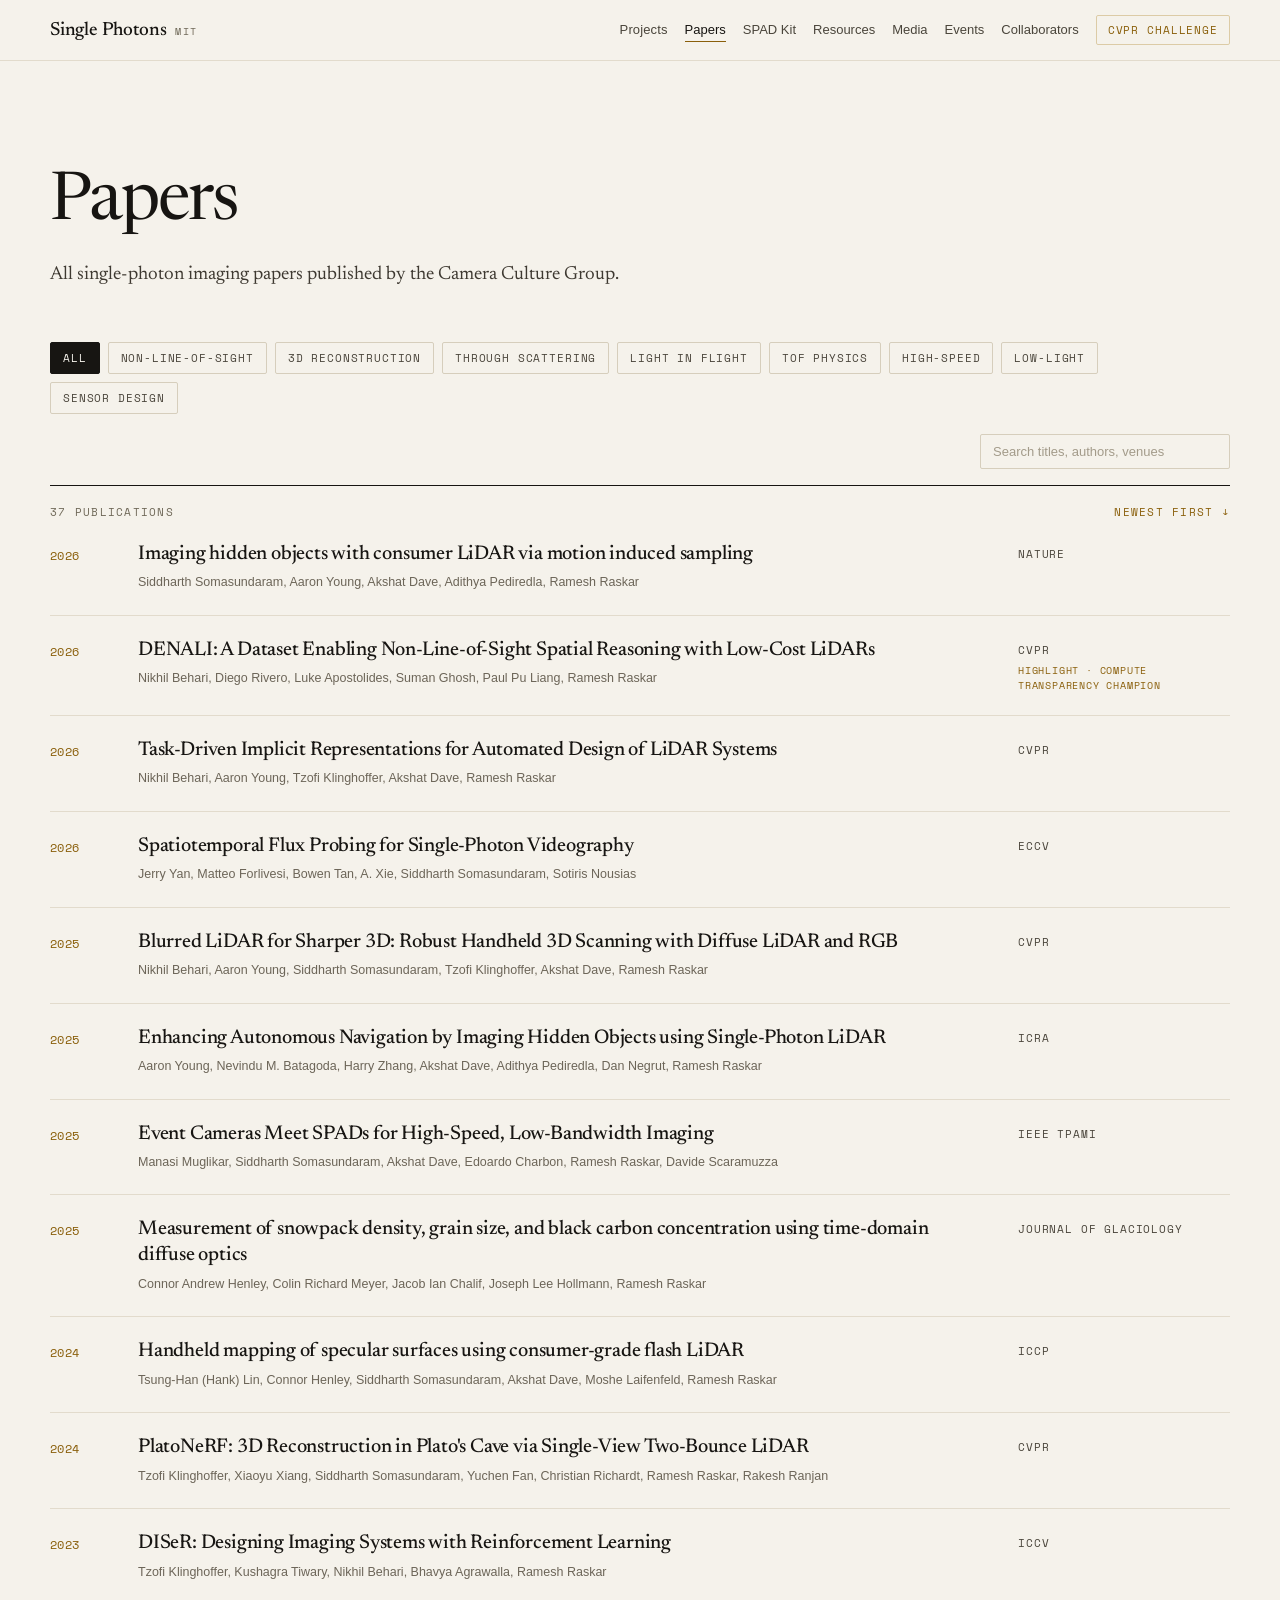
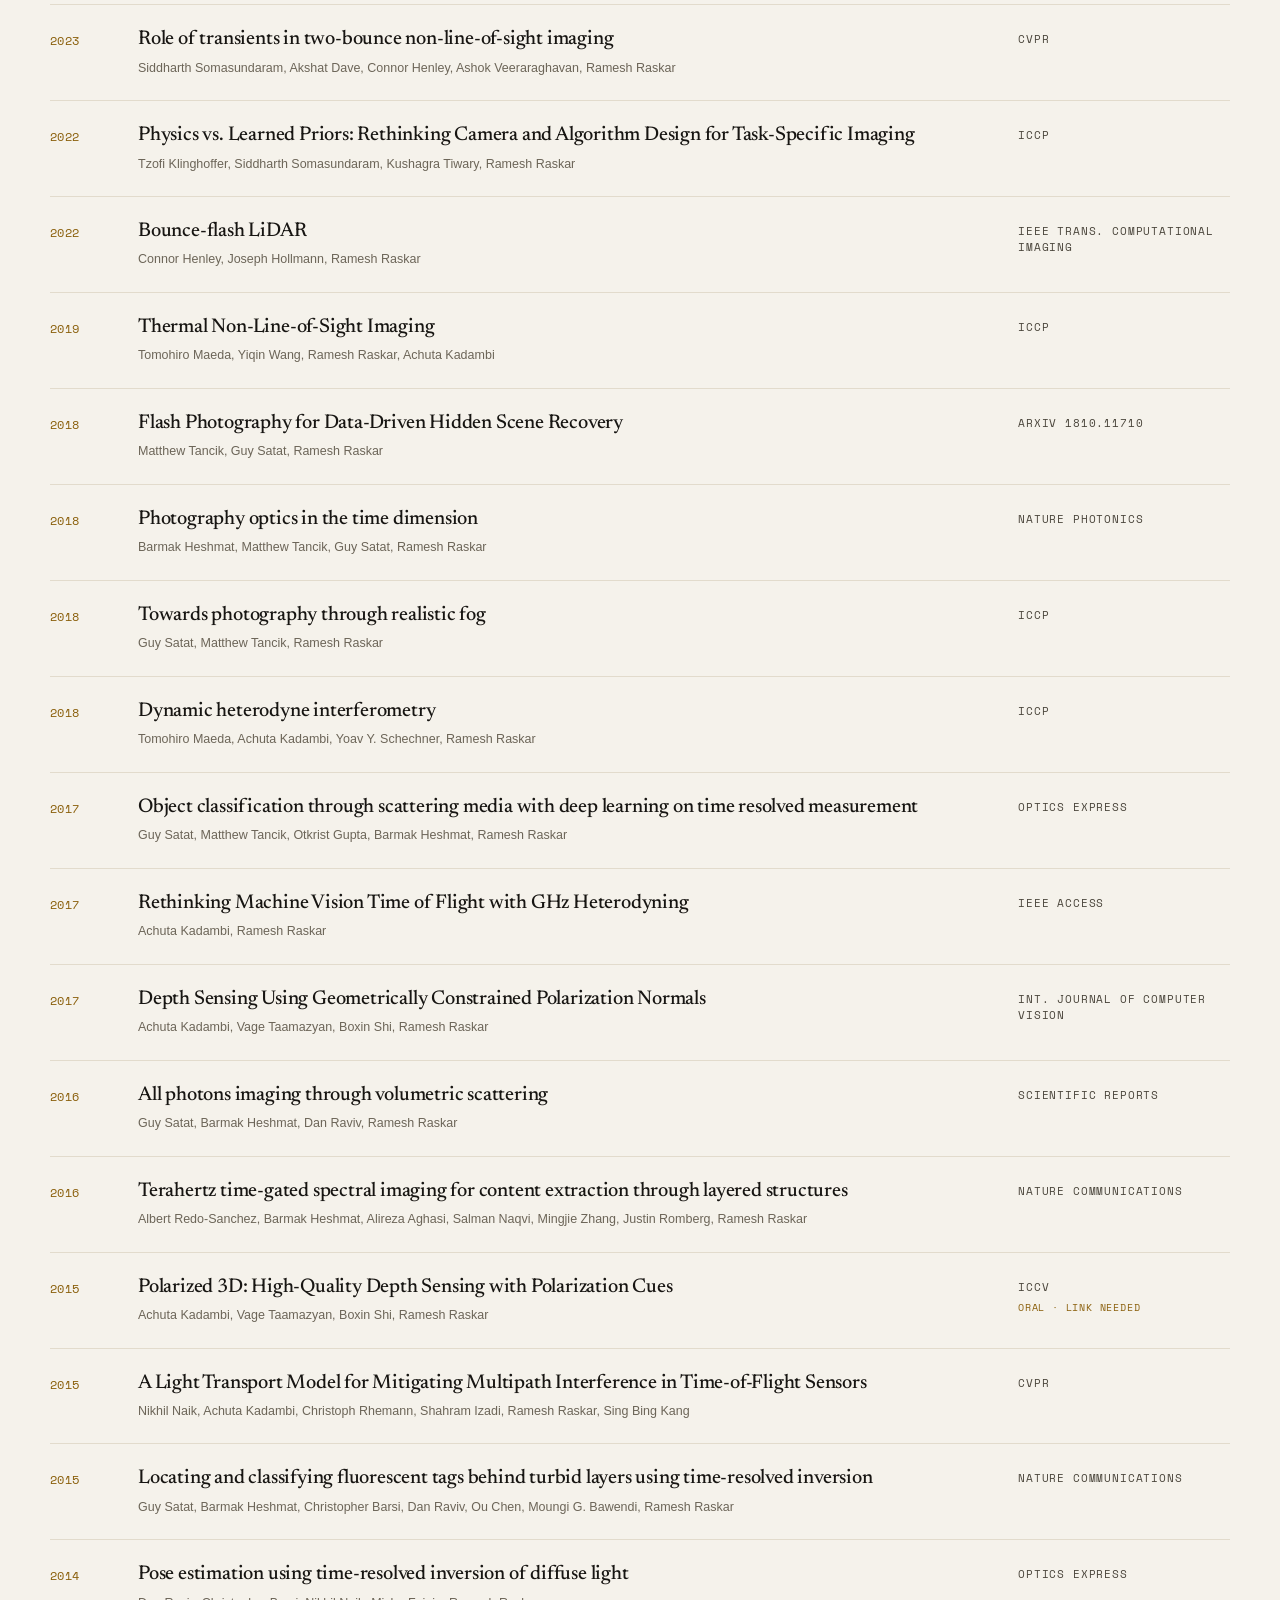
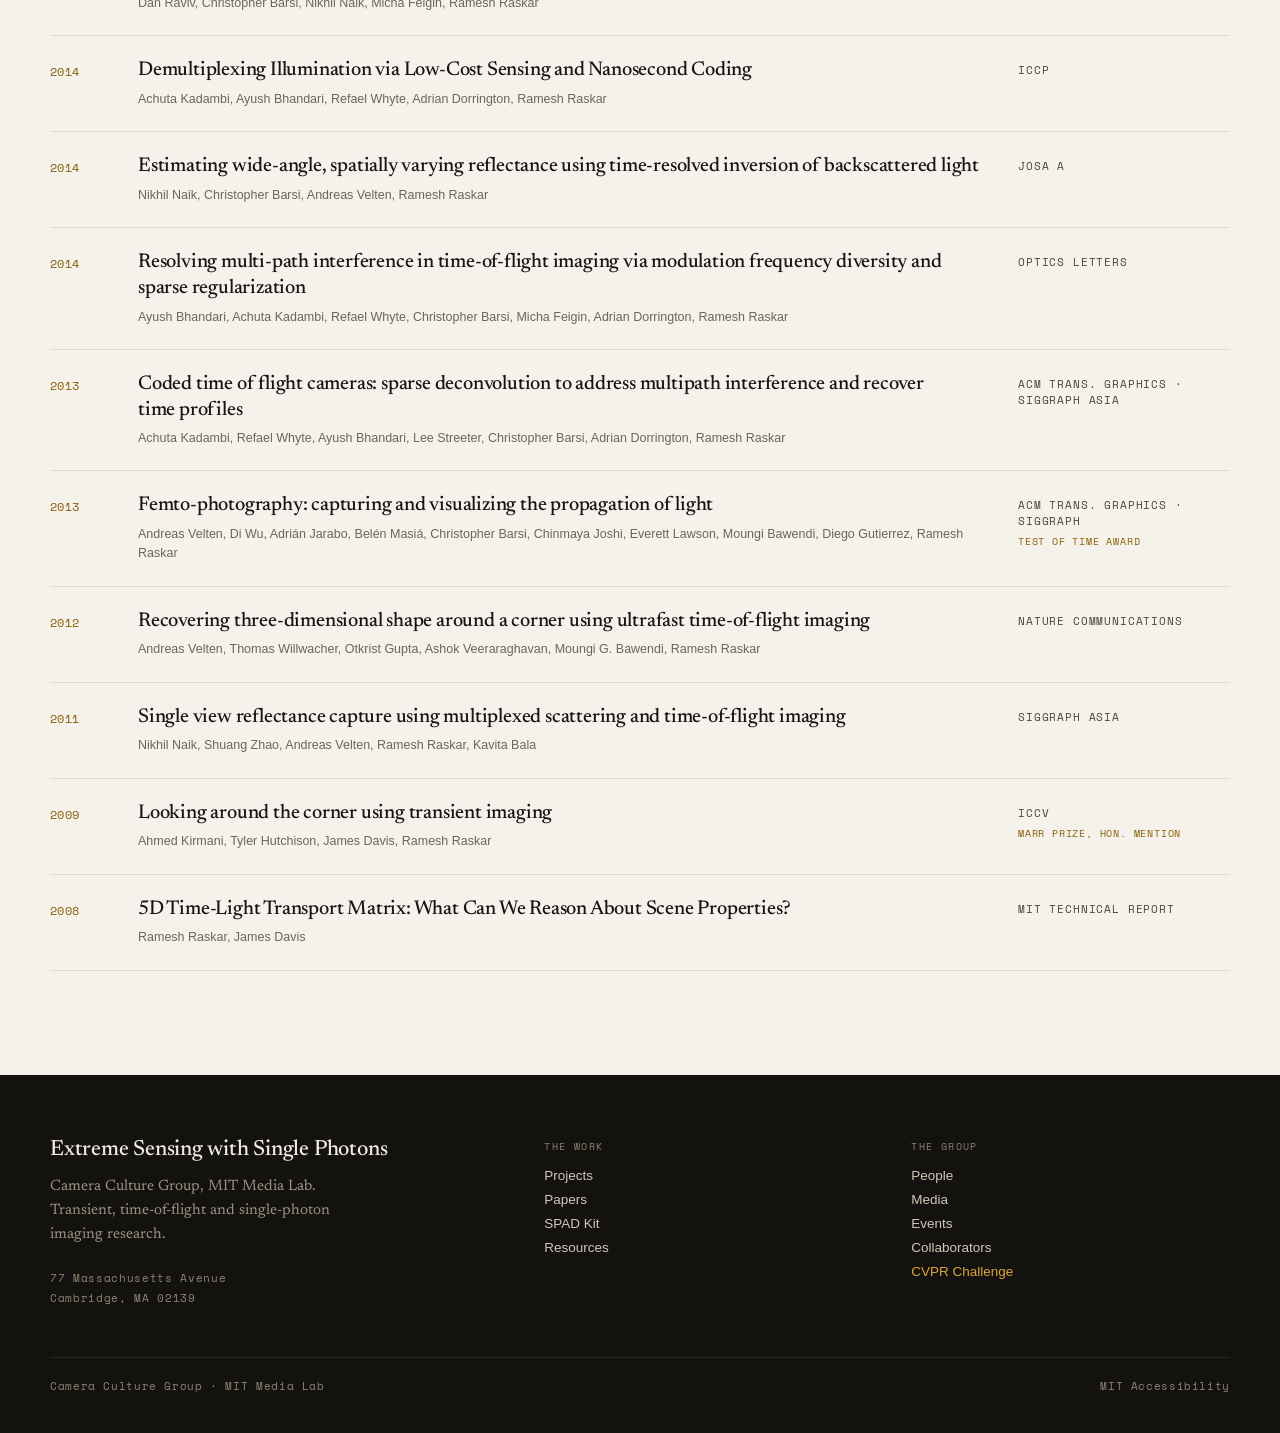
<file: papers.html>
<!DOCTYPE html>
<html lang="en">
<head>
<meta charset="utf-8">
<meta name="viewport" content="width=device-width, initial-scale=1">
<title>Papers · Single Photons</title>
<meta name="description" content="Single-photon, transient and time-of-flight imaging research from the Camera Culture group at the MIT Media Lab, 2008 to today.">
<link rel="preconnect" href="https://fonts.googleapis.com">
<link rel="preconnect" href="https://fonts.gstatic.com" crossorigin>
<link href="https://fonts.googleapis.com/css2?family=Newsreader:ital,opsz,wght@0,6..72,300..600;1,6..72,300..500&family=Space+Mono:wght@400;700&display=swap" rel="stylesheet">
<style>
body{margin:0;background:#F5F2EB;color:#171512;-webkit-font-smoothing:antialiased}
a{color:#8A5F0B}
a:hover{color:#171512}
input::placeholder{color:#A39B8A}
.prow:hover{background:#EFEBE1}
.hv1:hover{color:#171512 !important;border-bottom:1px solid #8A5F0B !important}
.hv2:hover{background:#8A5F0B !important;color:#FBF9F4 !important;border:1px solid #8A5F0B !important}
.hv3:hover{color:#D9A63C !important}
.hv4:hover{color:#EFEAE0 !important}
.hv5:hover{background:#F4EFE5 !important;color:#14120E !important;border:1px solid #F4EFE5 !important}
.hv6:hover{background:#F4EFE5 !important}
.hv7:hover{border:1px solid #F4EFE5 !important}
.hv8:hover{background:#EFEBE1 !important}
.hv9:hover{background:#E9E3D6 !important}
.hv10:hover{color:#8A5F0B !important}
.hv11:hover{color:#171512 !important}
.hv12:hover{background:#EFEAE0 !important}
.hv13:hover{background:#8A5F0B !important}
.hv14:hover{border:1px solid #171512 !important}
.hv101:hover{color:#171512 !important;border-bottom:1px solid #8A5F0B !important}
.hv102:hover{background:#8A5F0B !important;color:#FBF9F4 !important;border:1px solid #8A5F0B !important}
.hv103:hover{color:#D9A63C !important}
.hv104:hover{color:#EFEAE0 !important}
</style>
<script src="reveal.js" defer></script>

<link rel="stylesheet" href="mobile.css">
</head>
<body>
<div style="background:#F5F2EB">
  <div style="position:sticky;top:0;z-index:50;background:rgba(245,242,235,0.92);backdrop-filter:blur(10px);border-bottom:1px solid #E2DBCC">
  <div data-m="navbar px" style="max-width:1180px;margin:0 auto;padding:0 32px;display:flex;align-items:center;gap:32px;min-height:60px;flex-wrap:wrap">
    <a href="index.html" style="display:flex;align-items:baseline;gap:9px;text-decoration:none;color:#171512;flex:0 0 auto">
      <span style="font-family:Newsreader,Georgia,serif;font-size:19px;font-weight:500;letter-spacing:-0.01em;white-space:nowrap">Single Photons</span>
      <span style="font-family:'Space Mono',monospace;font-size:10px;letter-spacing:0.14em;text-transform:uppercase;color:#6F6858">MIT</span>
    </a>
    <button data-m="navbtn" type="button" id="navbtn" aria-expanded="false" aria-label="Toggle menu" style="display:none;margin-left:auto;align-items:center;min-height:44px;padding:0 4px;background:transparent;border:0;font-family:'Space Mono',monospace;font-size:11px;letter-spacing:0.12em;text-transform:uppercase;color:#171512;cursor:pointer">Menu</button>
    <nav data-m="nav" id="sitenav" data-open="false" style="display:flex;align-items:center;gap:17px;margin-left:auto;flex-wrap:wrap;row-gap:8px">
      <a data-nav="Projects" href="projects.html" style="font-family:'Helvetica Neue',Helvetica,Arial,sans-serif;font-size:13px;letter-spacing:0.01em;color:#4A453B;text-decoration:none;padding:4px 0;border-bottom:1px solid transparent;white-space:nowrap" class="hv101">Projects</a>
      <a data-nav="Papers" href="papers.html" style="font-family:'Helvetica Neue',Helvetica,Arial,sans-serif;font-size:13px;color:#4A453B;text-decoration:none;padding:4px 0;border-bottom:1px solid transparent;white-space:nowrap" class="hv101">Papers</a>
      <a data-nav="SPAD Kit" href="spad-kit.html" style="font-family:'Helvetica Neue',Helvetica,Arial,sans-serif;font-size:13px;color:#4A453B;text-decoration:none;padding:4px 0;border-bottom:1px solid transparent;white-space:nowrap" class="hv101">SPAD Kit</a>
      <a data-nav="Resources" href="resources.html" style="font-family:'Helvetica Neue',Helvetica,Arial,sans-serif;font-size:13px;color:#4A453B;text-decoration:none;padding:4px 0;border-bottom:1px solid transparent;white-space:nowrap" class="hv101">Resources</a>
      <a data-nav="Media" href="media.html" style="font-family:'Helvetica Neue',Helvetica,Arial,sans-serif;font-size:13px;color:#4A453B;text-decoration:none;padding:4px 0;border-bottom:1px solid transparent;white-space:nowrap" class="hv101">Media</a>
      <a data-nav="Events" href="events.html" style="font-family:'Helvetica Neue',Helvetica,Arial,sans-serif;font-size:13px;color:#4A453B;text-decoration:none;padding:4px 0;border-bottom:1px solid transparent;white-space:nowrap" class="hv101">Events</a>
      <a data-nav="Sponsors" href="Collaborators.html" style="font-family:'Helvetica Neue',Helvetica,Arial,sans-serif;font-size:13px;color:#4A453B;text-decoration:none;padding:4px 0;border-bottom:1px solid transparent;white-space:nowrap" class="hv101">Collaborators</a>
      <a data-nav="Challenge" href="challenge.html" style="font-family:'Space Mono',monospace;font-size:11px;letter-spacing:0.08em;text-transform:uppercase;color:#8A5F0B;text-decoration:none;border:1px solid #DCCBA6;padding:6px 11px;border-radius:2px;white-space:nowrap" class="hv102">CVPR Challenge</a>
    </nav>
  </div>
</div>

  <section data-m="px" style="max-width:1180px;margin:0 auto;padding:88px 32px 0">
    
    <h1 style="font-family:Newsreader,Georgia,serif;font-weight:400;font-size:clamp(38px,5.2vw,68px);line-height:1.04;letter-spacing:-0.025em;margin:20px 0 0">Papers</h1>
    <p style="font-family:Newsreader,Georgia,serif;font-size:19px;line-height:1.55;color:#3E3931;margin:22px 0 0;max-width:62ch;text-wrap:pretty">All single-photon imaging papers published by the Camera Culture Group.</p>
  </section>

  <section data-m="px" style="max-width:1180px;margin:52px auto 0;padding:0 32px">
    <div style="display:flex;gap:20px;align-items:center;flex-wrap:wrap;padding-bottom:16px;border-bottom:1px solid #171512">
      <div style="display:flex;gap:8px;flex-wrap:wrap">
        <button data-filter="all" class="chip" style="font-family:'Space Mono',monospace;font-size:10.5px;letter-spacing:0.08em;text-transform:uppercase;cursor:pointer;border-radius:2px;padding:7px 12px">All</button>
        <button data-filter="nlos" class="chip" style="font-family:'Space Mono',monospace;font-size:10.5px;letter-spacing:0.08em;text-transform:uppercase;cursor:pointer;border-radius:2px;padding:7px 12px">Non-line-of-sight</button>
        <button data-filter="3d" class="chip" style="font-family:'Space Mono',monospace;font-size:10.5px;letter-spacing:0.08em;text-transform:uppercase;cursor:pointer;border-radius:2px;padding:7px 12px">3D reconstruction</button>
        <button data-filter="scattering" class="chip" style="font-family:'Space Mono',monospace;font-size:10.5px;letter-spacing:0.08em;text-transform:uppercase;cursor:pointer;border-radius:2px;padding:7px 12px">Through scattering</button>
        <button data-filter="transient" class="chip" style="font-family:'Space Mono',monospace;font-size:10.5px;letter-spacing:0.08em;text-transform:uppercase;cursor:pointer;border-radius:2px;padding:7px 12px">Light in flight</button>
        <button data-filter="tof" class="chip" style="font-family:'Space Mono',monospace;font-size:10.5px;letter-spacing:0.08em;text-transform:uppercase;cursor:pointer;border-radius:2px;padding:7px 12px">ToF physics</button>
        <button data-filter="highspeed" class="chip" style="font-family:'Space Mono',monospace;font-size:10.5px;letter-spacing:0.08em;text-transform:uppercase;cursor:pointer;border-radius:2px;padding:7px 12px">High-speed</button>
        <button data-filter="lowlight" class="chip" style="font-family:'Space Mono',monospace;font-size:10.5px;letter-spacing:0.08em;text-transform:uppercase;cursor:pointer;border-radius:2px;padding:7px 12px">Low-light</button>
        <button data-filter="systems" class="chip" style="font-family:'Space Mono',monospace;font-size:10.5px;letter-spacing:0.08em;text-transform:uppercase;cursor:pointer;border-radius:2px;padding:7px 12px">Sensor design</button>
      </div>
      <input id="q" type="search" placeholder="Search titles, authors, venues" style="margin-left:auto;font-family:'Helvetica Neue',Helvetica,Arial,sans-serif;font-size:13px;color:#171512;background:transparent;border:1px solid #D6CEBC;border-radius:2px;padding:9px 12px;min-width:min(250px,100%);outline:none">
    </div>

    <div style="display:flex;justify-content:space-between;align-items:baseline;gap:16px;margin:18px 0 0;font-family:'Space Mono',monospace;font-size:10.5px;letter-spacing:0.12em;text-transform:uppercase;color:#6F6858">
      <span id="count">38 publications</span>
      <button id="order" style="font-family:'Space Mono',monospace;font-size:10.5px;letter-spacing:0.12em;text-transform:uppercase;color:#8A5F0B;background:none;border:none;padding:0;cursor:pointer">Newest first &darr;</button>
    </div>

    <div id="list" style="display:flex;flex-direction:column">
<a href="https://www.nature.com/articles/s41586-026-10502-x" class="prow" data-topics="nlos" data-sort="202612" data-text="imaging hidden objects with consumer lidar via motion induced sampling siddharth somasundaram, aaron young, akshat dave, adithya pediredla, ramesh raskar nature" data-m="row" style="display:grid;grid-template-columns:64px minmax(0,1fr) 200px;gap:24px;padding:22px 12px 22px 0;border-bottom:1px solid #E2DBCC;text-decoration:none;color:#171512;align-items:start"><span style="font-family:'Space Mono',monospace;font-size:12px;letter-spacing:0.04em;color:#8A5F0B;padding-top:5px">2026</span>
      <div>
        <h3 style="font-family:Newsreader,Georgia,serif;font-weight:500;font-size:20px;line-height:1.28;letter-spacing:-0.01em;margin:0 0 6px;text-wrap:pretty">Imaging hidden objects with consumer LiDAR via motion induced sampling</h3>
        <p style="font-family:'Helvetica Neue',Helvetica,Arial,sans-serif;font-size:12.5px;line-height:1.55;color:#6C6558;margin:0">Siddharth Somasundaram, Aaron Young, Akshat Dave, Adithya Pediredla, Ramesh Raskar</p>
      </div>
      <div style="display:flex;flex-direction:column;gap:5px;padding-top:4px">
        <span style="font-family:'Space Mono',monospace;font-size:10.5px;letter-spacing:0.08em;text-transform:uppercase;color:#4A453B">Nature</span>
        <span style="font-family:'Space Mono',monospace;font-size:10px;letter-spacing:0.08em;text-transform:uppercase;color:#8A5F0B"></span>
      </div></a>
<a href="https://nikhilbehari.com/denali/" class="prow" data-topics="nlos" data-sort="202607" data-text="denali: a dataset enabling non-line-of-sight spatial reasoning with low-cost lidars nikhil behari, diego rivero, luke apostolides, suman ghosh, paul pu liang, ramesh raskar cvpr" data-m="row" style="display:grid;grid-template-columns:64px minmax(0,1fr) 200px;gap:24px;padding:22px 12px 22px 0;border-bottom:1px solid #E2DBCC;text-decoration:none;color:#171512;align-items:start"><span style="font-family:'Space Mono',monospace;font-size:12px;letter-spacing:0.04em;color:#8A5F0B;padding-top:5px">2026</span>
      <div>
        <h3 style="font-family:Newsreader,Georgia,serif;font-weight:500;font-size:20px;line-height:1.28;letter-spacing:-0.01em;margin:0 0 6px;text-wrap:pretty">DENALI: A Dataset Enabling Non-Line-of-Sight Spatial Reasoning with Low-Cost LiDARs</h3>
        <p style="font-family:'Helvetica Neue',Helvetica,Arial,sans-serif;font-size:12.5px;line-height:1.55;color:#6C6558;margin:0">Nikhil Behari, Diego Rivero, Luke Apostolides, Suman Ghosh, Paul Pu Liang, Ramesh Raskar</p>
      </div>
      <div style="display:flex;flex-direction:column;gap:5px;padding-top:4px">
        <span style="font-family:'Space Mono',monospace;font-size:10.5px;letter-spacing:0.08em;text-transform:uppercase;color:#4A453B">CVPR</span>
        <span style="font-family:'Space Mono',monospace;font-size:10px;letter-spacing:0.08em;text-transform:uppercase;color:#8A5F0B">Highlight · Compute Transparency Champion</span>
      </div></a>
<a href="https://nikhilbehari.com/implicitlidar/" class="prow" data-topics="systems" data-sort="202606" data-text="task-driven implicit representations for automated design of lidar systems nikhil behari, aaron young, tzofi klinghoffer, akshat dave, ramesh raskar cvpr" data-m="row" style="display:grid;grid-template-columns:64px minmax(0,1fr) 200px;gap:24px;padding:22px 12px 22px 0;border-bottom:1px solid #E2DBCC;text-decoration:none;color:#171512;align-items:start"><span style="font-family:'Space Mono',monospace;font-size:12px;letter-spacing:0.04em;color:#8A5F0B;padding-top:5px">2026</span>
      <div>
        <h3 style="font-family:Newsreader,Georgia,serif;font-weight:500;font-size:20px;line-height:1.28;letter-spacing:-0.01em;margin:0 0 6px;text-wrap:pretty">Task-Driven Implicit Representations for Automated Design of LiDAR Systems</h3>
        <p style="font-family:'Helvetica Neue',Helvetica,Arial,sans-serif;font-size:12.5px;line-height:1.55;color:#6C6558;margin:0">Nikhil Behari, Aaron Young, Tzofi Klinghoffer, Akshat Dave, Ramesh Raskar</p>
      </div>
      <div style="display:flex;flex-direction:column;gap:5px;padding-top:4px">
        <span style="font-family:'Space Mono',monospace;font-size:10.5px;letter-spacing:0.08em;text-transform:uppercase;color:#4A453B">CVPR</span>
        <span style="font-family:'Space Mono',monospace;font-size:10px;letter-spacing:0.08em;text-transform:uppercase;color:#8A5F0B"></span>
      </div></a>
<a href="https://link.springer.com/chapter/10.1007/978-3-032-37020-4_8" class="prow" data-topics="highspeed" data-sort="202601" data-text="spatiotemporal flux probing for single-photon videography jerry yan, matteo forlivesi, bowen tan, a. xie, siddharth somasundaram, sotiris nousias eccv" data-m="row" style="display:grid;grid-template-columns:64px minmax(0,1fr) 200px;gap:24px;padding:22px 12px 22px 0;border-bottom:1px solid #E2DBCC;text-decoration:none;color:#171512;align-items:start"><span style="font-family:'Space Mono',monospace;font-size:12px;letter-spacing:0.04em;color:#8A5F0B;padding-top:5px">2026</span>
      <div>
        <h3 style="font-family:Newsreader,Georgia,serif;font-weight:500;font-size:20px;line-height:1.28;letter-spacing:-0.01em;margin:0 0 6px;text-wrap:pretty">Spatiotemporal Flux Probing for Single-Photon Videography</h3>
        <p style="font-family:'Helvetica Neue',Helvetica,Arial,sans-serif;font-size:12.5px;line-height:1.55;color:#6C6558;margin:0">Jerry Yan, Matteo Forlivesi, Bowen Tan, A. Xie, Siddharth Somasundaram, Sotiris Nousias</p>
      </div>
      <div style="display:flex;flex-direction:column;gap:5px;padding-top:4px">
        <span style="font-family:'Space Mono',monospace;font-size:10.5px;letter-spacing:0.08em;text-transform:uppercase;color:#4A453B">ECCV</span>
        <span style="font-family:'Space Mono',monospace;font-size:10px;letter-spacing:0.08em;text-transform:uppercase;color:#8A5F0B"></span>
      </div></a>
<a href="https://arxiv.org/abs/2411.19474" class="prow" data-topics="3d" data-sort="202506" data-text="blurred lidar for sharper 3d: robust handheld 3d scanning with diffuse lidar and rgb nikhil behari, aaron young, siddharth somasundaram, tzofi klinghoffer, akshat dave, ramesh raskar cvpr" data-m="row" style="display:grid;grid-template-columns:64px minmax(0,1fr) 200px;gap:24px;padding:22px 12px 22px 0;border-bottom:1px solid #E2DBCC;text-decoration:none;color:#171512;align-items:start"><span style="font-family:'Space Mono',monospace;font-size:12px;letter-spacing:0.04em;color:#8A5F0B;padding-top:5px">2025</span>
      <div>
        <h3 style="font-family:Newsreader,Georgia,serif;font-weight:500;font-size:20px;line-height:1.28;letter-spacing:-0.01em;margin:0 0 6px;text-wrap:pretty">Blurred LiDAR for Sharper 3D: Robust Handheld 3D Scanning with Diffuse LiDAR and RGB</h3>
        <p style="font-family:'Helvetica Neue',Helvetica,Arial,sans-serif;font-size:12.5px;line-height:1.55;color:#6C6558;margin:0">Nikhil Behari, Aaron Young, Siddharth Somasundaram, Tzofi Klinghoffer, Akshat Dave, Ramesh Raskar</p>
      </div>
      <div style="display:flex;flex-direction:column;gap:5px;padding-top:4px">
        <span style="font-family:'Space Mono',monospace;font-size:10.5px;letter-spacing:0.08em;text-transform:uppercase;color:#4A453B">CVPR</span>
        <span style="font-family:'Space Mono',monospace;font-size:10px;letter-spacing:0.08em;text-transform:uppercase;color:#8A5F0B"></span>
      </div></a>
<a href="https://arxiv.org/abs/2410.03555" class="prow" data-topics="nlos" data-sort="202505" data-text="enhancing autonomous navigation by imaging hidden objects using single-photon lidar aaron young, nevindu m. batagoda, harry zhang, akshat dave, adithya pediredla, dan negrut, ramesh raskar icra" data-m="row" style="display:grid;grid-template-columns:64px minmax(0,1fr) 200px;gap:24px;padding:22px 12px 22px 0;border-bottom:1px solid #E2DBCC;text-decoration:none;color:#171512;align-items:start"><span style="font-family:'Space Mono',monospace;font-size:12px;letter-spacing:0.04em;color:#8A5F0B;padding-top:5px">2025</span>
      <div>
        <h3 style="font-family:Newsreader,Georgia,serif;font-weight:500;font-size:20px;line-height:1.28;letter-spacing:-0.01em;margin:0 0 6px;text-wrap:pretty">Enhancing Autonomous Navigation by Imaging Hidden Objects using Single-Photon LiDAR</h3>
        <p style="font-family:'Helvetica Neue',Helvetica,Arial,sans-serif;font-size:12.5px;line-height:1.55;color:#6C6558;margin:0">Aaron Young, Nevindu M. Batagoda, Harry Zhang, Akshat Dave, Adithya Pediredla, Dan Negrut, Ramesh Raskar</p>
      </div>
      <div style="display:flex;flex-direction:column;gap:5px;padding-top:4px">
        <span style="font-family:'Space Mono',monospace;font-size:10.5px;letter-spacing:0.08em;text-transform:uppercase;color:#4A453B">ICRA</span>
        <span style="font-family:'Space Mono',monospace;font-size:10px;letter-spacing:0.08em;text-transform:uppercase;color:#8A5F0B"></span>
      </div></a>
<a href="https://ieeexplore.ieee.org/document/11045277" class="prow" data-topics="highspeed lowlight" data-sort="202503" data-text="event cameras meet spads for high-speed, low-bandwidth imaging manasi muglikar, siddharth somasundaram, akshat dave, edoardo charbon, ramesh raskar, davide scaramuzza ieee tpami" data-m="row" style="display:grid;grid-template-columns:64px minmax(0,1fr) 200px;gap:24px;padding:22px 12px 22px 0;border-bottom:1px solid #E2DBCC;text-decoration:none;color:#171512;align-items:start"><span style="font-family:'Space Mono',monospace;font-size:12px;letter-spacing:0.04em;color:#8A5F0B;padding-top:5px">2025</span>
      <div>
        <h3 style="font-family:Newsreader,Georgia,serif;font-weight:500;font-size:20px;line-height:1.28;letter-spacing:-0.01em;margin:0 0 6px;text-wrap:pretty">Event Cameras Meet SPADs for High-Speed, Low-Bandwidth Imaging</h3>
        <p style="font-family:'Helvetica Neue',Helvetica,Arial,sans-serif;font-size:12.5px;line-height:1.55;color:#6C6558;margin:0">Manasi Muglikar, Siddharth Somasundaram, Akshat Dave, Edoardo Charbon, Ramesh Raskar, Davide Scaramuzza</p>
      </div>
      <div style="display:flex;flex-direction:column;gap:5px;padding-top:4px">
        <span style="font-family:'Space Mono',monospace;font-size:10.5px;letter-spacing:0.08em;text-transform:uppercase;color:#4A453B">IEEE TPAMI</span>
        <span style="font-family:'Space Mono',monospace;font-size:10px;letter-spacing:0.08em;text-transform:uppercase;color:#8A5F0B"></span>
      </div></a>
<a href="https://www.cambridge.org/core/journals/journal-of-glaciology/article/measurement-of-snowpack-density-grain-size-and-black-carbon-concentration-using-timedomain-diffuse-optics/FB7575CDBCA8EF4088F985411D96907F" class="prow" data-topics="scattering" data-sort="202501" data-text="measurement of snowpack density, grain size, and black carbon concentration using time-domain diffuse optics connor andrew henley, colin richard meyer, jacob ian chalif, joseph lee hollmann, ramesh raskar journal of glaciology" data-m="row" style="display:grid;grid-template-columns:64px minmax(0,1fr) 200px;gap:24px;padding:22px 12px 22px 0;border-bottom:1px solid #E2DBCC;text-decoration:none;color:#171512;align-items:start"><span style="font-family:'Space Mono',monospace;font-size:12px;letter-spacing:0.04em;color:#8A5F0B;padding-top:5px">2025</span>
      <div>
        <h3 style="font-family:Newsreader,Georgia,serif;font-weight:500;font-size:20px;line-height:1.28;letter-spacing:-0.01em;margin:0 0 6px;text-wrap:pretty">Measurement of snowpack density, grain size, and black carbon concentration using time-domain diffuse optics</h3>
        <p style="font-family:'Helvetica Neue',Helvetica,Arial,sans-serif;font-size:12.5px;line-height:1.55;color:#6C6558;margin:0">Connor Andrew Henley, Colin Richard Meyer, Jacob Ian Chalif, Joseph Lee Hollmann, Ramesh Raskar</p>
      </div>
      <div style="display:flex;flex-direction:column;gap:5px;padding-top:4px">
        <span style="font-family:'Space Mono',monospace;font-size:10.5px;letter-spacing:0.08em;text-transform:uppercase;color:#4A453B">Journal of Glaciology</span>
        <span style="font-family:'Space Mono',monospace;font-size:10px;letter-spacing:0.08em;text-transform:uppercase;color:#8A5F0B"></span>
      </div></a>
<a href="https://lidarmirror.github.io" class="prow" data-topics="3d" data-sort="202407" data-text="handheld mapping of specular surfaces using consumer-grade flash lidar tsung-han (hank) lin, connor henley, siddharth somasundaram, akshat dave, moshe laifenfeld, ramesh raskar iccp" data-m="row" style="display:grid;grid-template-columns:64px minmax(0,1fr) 200px;gap:24px;padding:22px 12px 22px 0;border-bottom:1px solid #E2DBCC;text-decoration:none;color:#171512;align-items:start"><span style="font-family:'Space Mono',monospace;font-size:12px;letter-spacing:0.04em;color:#8A5F0B;padding-top:5px">2024</span>
      <div>
        <h3 style="font-family:Newsreader,Georgia,serif;font-weight:500;font-size:20px;line-height:1.28;letter-spacing:-0.01em;margin:0 0 6px;text-wrap:pretty">Handheld mapping of specular surfaces using consumer-grade flash LiDAR</h3>
        <p style="font-family:'Helvetica Neue',Helvetica,Arial,sans-serif;font-size:12.5px;line-height:1.55;color:#6C6558;margin:0">Tsung-Han (Hank) Lin, Connor Henley, Siddharth Somasundaram, Akshat Dave, Moshe Laifenfeld, Ramesh Raskar</p>
      </div>
      <div style="display:flex;flex-direction:column;gap:5px;padding-top:4px">
        <span style="font-family:'Space Mono',monospace;font-size:10.5px;letter-spacing:0.08em;text-transform:uppercase;color:#4A453B">ICCP</span>
        <span style="font-family:'Space Mono',monospace;font-size:10px;letter-spacing:0.08em;text-transform:uppercase;color:#8A5F0B"></span>
      </div></a>
<a href="http://platonerf.github.io" class="prow" data-topics="3d nlos" data-sort="202406" data-text="platonerf: 3d reconstruction in plato's cave via single-view two-bounce lidar tzofi klinghoffer, xiaoyu xiang, siddharth somasundaram, yuchen fan, christian richardt, ramesh raskar, rakesh ranjan cvpr" data-m="row" style="display:grid;grid-template-columns:64px minmax(0,1fr) 200px;gap:24px;padding:22px 12px 22px 0;border-bottom:1px solid #E2DBCC;text-decoration:none;color:#171512;align-items:start"><span style="font-family:'Space Mono',monospace;font-size:12px;letter-spacing:0.04em;color:#8A5F0B;padding-top:5px">2024</span>
      <div>
        <h3 style="font-family:Newsreader,Georgia,serif;font-weight:500;font-size:20px;line-height:1.28;letter-spacing:-0.01em;margin:0 0 6px;text-wrap:pretty">PlatoNeRF: 3D Reconstruction in Plato's Cave via Single-View Two-Bounce LiDAR</h3>
        <p style="font-family:'Helvetica Neue',Helvetica,Arial,sans-serif;font-size:12.5px;line-height:1.55;color:#6C6558;margin:0">Tzofi Klinghoffer, Xiaoyu Xiang, Siddharth Somasundaram, Yuchen Fan, Christian Richardt, Ramesh Raskar, Rakesh Ranjan</p>
      </div>
      <div style="display:flex;flex-direction:column;gap:5px;padding-top:4px">
        <span style="font-family:'Space Mono',monospace;font-size:10.5px;letter-spacing:0.08em;text-transform:uppercase;color:#4A453B">CVPR</span>
        <span style="font-family:'Space Mono',monospace;font-size:10px;letter-spacing:0.08em;text-transform:uppercase;color:#8A5F0B"></span>
      </div></a>
<a href="https://www.tzofi.com/diser/" class="prow" data-topics="systems" data-sort="202310" data-text="diser: designing imaging systems with reinforcement learning tzofi klinghoffer, kushagra tiwary, nikhil behari, bhavya agrawalla, ramesh raskar iccv" data-m="row" style="display:grid;grid-template-columns:64px minmax(0,1fr) 200px;gap:24px;padding:22px 12px 22px 0;border-bottom:1px solid #E2DBCC;text-decoration:none;color:#171512;align-items:start"><span style="font-family:'Space Mono',monospace;font-size:12px;letter-spacing:0.04em;color:#8A5F0B;padding-top:5px">2023</span>
      <div>
        <h3 style="font-family:Newsreader,Georgia,serif;font-weight:500;font-size:20px;line-height:1.28;letter-spacing:-0.01em;margin:0 0 6px;text-wrap:pretty">DISeR: Designing Imaging Systems with Reinforcement Learning</h3>
        <p style="font-family:'Helvetica Neue',Helvetica,Arial,sans-serif;font-size:12.5px;line-height:1.55;color:#6C6558;margin:0">Tzofi Klinghoffer, Kushagra Tiwary, Nikhil Behari, Bhavya Agrawalla, Ramesh Raskar</p>
      </div>
      <div style="display:flex;flex-direction:column;gap:5px;padding-top:4px">
        <span style="font-family:'Space Mono',monospace;font-size:10.5px;letter-spacing:0.08em;text-transform:uppercase;color:#4A453B">ICCV</span>
        <span style="font-family:'Space Mono',monospace;font-size:10px;letter-spacing:0.08em;text-transform:uppercase;color:#8A5F0B"></span>
      </div></a>
<a href="https://arxiv.org/abs/2304.01308" class="prow" data-topics="nlos" data-sort="202306" data-text="role of transients in two-bounce non-line-of-sight imaging siddharth somasundaram, akshat dave, connor henley, ashok veeraraghavan, ramesh raskar cvpr" data-m="row" style="display:grid;grid-template-columns:64px minmax(0,1fr) 200px;gap:24px;padding:22px 12px 22px 0;border-bottom:1px solid #E2DBCC;text-decoration:none;color:#171512;align-items:start"><span style="font-family:'Space Mono',monospace;font-size:12px;letter-spacing:0.04em;color:#8A5F0B;padding-top:5px">2023</span>
      <div>
        <h3 style="font-family:Newsreader,Georgia,serif;font-weight:500;font-size:20px;line-height:1.28;letter-spacing:-0.01em;margin:0 0 6px;text-wrap:pretty">Role of transients in two-bounce non-line-of-sight imaging</h3>
        <p style="font-family:'Helvetica Neue',Helvetica,Arial,sans-serif;font-size:12.5px;line-height:1.55;color:#6C6558;margin:0">Siddharth Somasundaram, Akshat Dave, Connor Henley, Ashok Veeraraghavan, Ramesh Raskar</p>
      </div>
      <div style="display:flex;flex-direction:column;gap:5px;padding-top:4px">
        <span style="font-family:'Space Mono',monospace;font-size:10.5px;letter-spacing:0.08em;text-transform:uppercase;color:#4A453B">CVPR</span>
        <span style="font-family:'Space Mono',monospace;font-size:10px;letter-spacing:0.08em;text-transform:uppercase;color:#8A5F0B"></span>
      </div></a>
<a href="https://www.computer.org/csdl/proceedings-article/iccp/2022/09887681/1GZizoLJhqE" class="prow" data-topics="systems" data-sort="202208" data-text="physics vs. learned priors: rethinking camera and algorithm design for task-specific imaging tzofi klinghoffer, siddharth somasundaram, kushagra tiwary, ramesh raskar iccp" data-m="row" style="display:grid;grid-template-columns:64px minmax(0,1fr) 200px;gap:24px;padding:22px 12px 22px 0;border-bottom:1px solid #E2DBCC;text-decoration:none;color:#171512;align-items:start"><span style="font-family:'Space Mono',monospace;font-size:12px;letter-spacing:0.04em;color:#8A5F0B;padding-top:5px">2022</span>
      <div>
        <h3 style="font-family:Newsreader,Georgia,serif;font-weight:500;font-size:20px;line-height:1.28;letter-spacing:-0.01em;margin:0 0 6px;text-wrap:pretty">Physics vs. Learned Priors: Rethinking Camera and Algorithm Design for Task-Specific Imaging</h3>
        <p style="font-family:'Helvetica Neue',Helvetica,Arial,sans-serif;font-size:12.5px;line-height:1.55;color:#6C6558;margin:0">Tzofi Klinghoffer, Siddharth Somasundaram, Kushagra Tiwary, Ramesh Raskar</p>
      </div>
      <div style="display:flex;flex-direction:column;gap:5px;padding-top:4px">
        <span style="font-family:'Space Mono',monospace;font-size:10.5px;letter-spacing:0.08em;text-transform:uppercase;color:#4A453B">ICCP</span>
        <span style="font-family:'Space Mono',monospace;font-size:10px;letter-spacing:0.08em;text-transform:uppercase;color:#8A5F0B"></span>
      </div></a>
<a href="https://www.media.mit.edu/projects/bounce-flash-lidar/overview/" class="prow" data-topics="3d" data-sort="202201" data-text="bounce-flash lidar connor henley, joseph hollmann, ramesh raskar ieee trans. computational imaging" data-m="row" style="display:grid;grid-template-columns:64px minmax(0,1fr) 200px;gap:24px;padding:22px 12px 22px 0;border-bottom:1px solid #E2DBCC;text-decoration:none;color:#171512;align-items:start"><span style="font-family:'Space Mono',monospace;font-size:12px;letter-spacing:0.04em;color:#8A5F0B;padding-top:5px">2022</span>
      <div>
        <h3 style="font-family:Newsreader,Georgia,serif;font-weight:500;font-size:20px;line-height:1.28;letter-spacing:-0.01em;margin:0 0 6px;text-wrap:pretty">Bounce-flash LiDAR</h3>
        <p style="font-family:'Helvetica Neue',Helvetica,Arial,sans-serif;font-size:12.5px;line-height:1.55;color:#6C6558;margin:0">Connor Henley, Joseph Hollmann, Ramesh Raskar</p>
      </div>
      <div style="display:flex;flex-direction:column;gap:5px;padding-top:4px">
        <span style="font-family:'Space Mono',monospace;font-size:10.5px;letter-spacing:0.08em;text-transform:uppercase;color:#4A453B">IEEE Trans. Computational Imaging</span>
        <span style="font-family:'Space Mono',monospace;font-size:10px;letter-spacing:0.08em;text-transform:uppercase;color:#8A5F0B"></span>
      </div></a>
<a href="https://ieeexplore.ieee.org/document/8747343" class="prow" data-topics="nlos" data-sort="201905" data-text="thermal non-line-of-sight imaging tomohiro maeda, yiqin wang, ramesh raskar, achuta kadambi iccp" data-m="row" style="display:grid;grid-template-columns:64px minmax(0,1fr) 200px;gap:24px;padding:22px 12px 22px 0;border-bottom:1px solid #E2DBCC;text-decoration:none;color:#171512;align-items:start"><span style="font-family:'Space Mono',monospace;font-size:12px;letter-spacing:0.04em;color:#8A5F0B;padding-top:5px">2019</span>
      <div>
        <h3 style="font-family:Newsreader,Georgia,serif;font-weight:500;font-size:20px;line-height:1.28;letter-spacing:-0.01em;margin:0 0 6px;text-wrap:pretty">Thermal Non-Line-of-Sight Imaging</h3>
        <p style="font-family:'Helvetica Neue',Helvetica,Arial,sans-serif;font-size:12.5px;line-height:1.55;color:#6C6558;margin:0">Tomohiro Maeda, Yiqin Wang, Ramesh Raskar, Achuta Kadambi</p>
      </div>
      <div style="display:flex;flex-direction:column;gap:5px;padding-top:4px">
        <span style="font-family:'Space Mono',monospace;font-size:10.5px;letter-spacing:0.08em;text-transform:uppercase;color:#4A453B">ICCP</span>
        <span style="font-family:'Space Mono',monospace;font-size:10px;letter-spacing:0.08em;text-transform:uppercase;color:#8A5F0B"></span>
      </div></a>
<a href="https://arxiv.org/abs/1810.11710" class="prow" data-topics="nlos" data-sort="201810" data-text="flash photography for data-driven hidden scene recovery matthew tancik, guy satat, ramesh raskar arxiv 1810.11710" data-m="row" style="display:grid;grid-template-columns:64px minmax(0,1fr) 200px;gap:24px;padding:22px 12px 22px 0;border-bottom:1px solid #E2DBCC;text-decoration:none;color:#171512;align-items:start"><span style="font-family:'Space Mono',monospace;font-size:12px;letter-spacing:0.04em;color:#8A5F0B;padding-top:5px">2018</span>
      <div>
        <h3 style="font-family:Newsreader,Georgia,serif;font-weight:500;font-size:20px;line-height:1.28;letter-spacing:-0.01em;margin:0 0 6px;text-wrap:pretty">Flash Photography for Data-Driven Hidden Scene Recovery</h3>
        <p style="font-family:'Helvetica Neue',Helvetica,Arial,sans-serif;font-size:12.5px;line-height:1.55;color:#6C6558;margin:0">Matthew Tancik, Guy Satat, Ramesh Raskar</p>
      </div>
      <div style="display:flex;flex-direction:column;gap:5px;padding-top:4px">
        <span style="font-family:'Space Mono',monospace;font-size:10.5px;letter-spacing:0.08em;text-transform:uppercase;color:#4A453B">arXiv 1810.11710</span>
        <span style="font-family:'Space Mono',monospace;font-size:10px;letter-spacing:0.08em;text-transform:uppercase;color:#8A5F0B"></span>
      </div></a>
<a href="https://www.nature.com/articles/s41566-018-0234-0" class="prow" data-topics="transient" data-sort="201808" data-text="photography optics in the time dimension barmak heshmat, matthew tancik, guy satat, ramesh raskar nature photonics" data-m="row" style="display:grid;grid-template-columns:64px minmax(0,1fr) 200px;gap:24px;padding:22px 12px 22px 0;border-bottom:1px solid #E2DBCC;text-decoration:none;color:#171512;align-items:start"><span style="font-family:'Space Mono',monospace;font-size:12px;letter-spacing:0.04em;color:#8A5F0B;padding-top:5px">2018</span>
      <div>
        <h3 style="font-family:Newsreader,Georgia,serif;font-weight:500;font-size:20px;line-height:1.28;letter-spacing:-0.01em;margin:0 0 6px;text-wrap:pretty">Photography optics in the time dimension</h3>
        <p style="font-family:'Helvetica Neue',Helvetica,Arial,sans-serif;font-size:12.5px;line-height:1.55;color:#6C6558;margin:0">Barmak Heshmat, Matthew Tancik, Guy Satat, Ramesh Raskar</p>
      </div>
      <div style="display:flex;flex-direction:column;gap:5px;padding-top:4px">
        <span style="font-family:'Space Mono',monospace;font-size:10.5px;letter-spacing:0.08em;text-transform:uppercase;color:#4A453B">Nature Photonics</span>
        <span style="font-family:'Space Mono',monospace;font-size:10px;letter-spacing:0.08em;text-transform:uppercase;color:#8A5F0B"></span>
      </div></a>
<a href="https://ieeexplore.ieee.org/abstract/document/8368463" class="prow" data-topics="scattering" data-sort="201805" data-text="towards photography through realistic fog guy satat, matthew tancik, ramesh raskar iccp" data-m="row" style="display:grid;grid-template-columns:64px minmax(0,1fr) 200px;gap:24px;padding:22px 12px 22px 0;border-bottom:1px solid #E2DBCC;text-decoration:none;color:#171512;align-items:start"><span style="font-family:'Space Mono',monospace;font-size:12px;letter-spacing:0.04em;color:#8A5F0B;padding-top:5px">2018</span>
      <div>
        <h3 style="font-family:Newsreader,Georgia,serif;font-weight:500;font-size:20px;line-height:1.28;letter-spacing:-0.01em;margin:0 0 6px;text-wrap:pretty">Towards photography through realistic fog</h3>
        <p style="font-family:'Helvetica Neue',Helvetica,Arial,sans-serif;font-size:12.5px;line-height:1.55;color:#6C6558;margin:0">Guy Satat, Matthew Tancik, Ramesh Raskar</p>
      </div>
      <div style="display:flex;flex-direction:column;gap:5px;padding-top:4px">
        <span style="font-family:'Space Mono',monospace;font-size:10.5px;letter-spacing:0.08em;text-transform:uppercase;color:#4A453B">ICCP</span>
        <span style="font-family:'Space Mono',monospace;font-size:10px;letter-spacing:0.08em;text-transform:uppercase;color:#8A5F0B"></span>
      </div></a>
<a href="https://ieeexplore.ieee.org/document/8368471" class="prow" data-topics="systems" data-sort="201804" data-text="dynamic heterodyne interferometry tomohiro maeda, achuta kadambi, yoav y. schechner, ramesh raskar iccp" data-m="row" style="display:grid;grid-template-columns:64px minmax(0,1fr) 200px;gap:24px;padding:22px 12px 22px 0;border-bottom:1px solid #E2DBCC;text-decoration:none;color:#171512;align-items:start"><span style="font-family:'Space Mono',monospace;font-size:12px;letter-spacing:0.04em;color:#8A5F0B;padding-top:5px">2018</span>
      <div>
        <h3 style="font-family:Newsreader,Georgia,serif;font-weight:500;font-size:20px;line-height:1.28;letter-spacing:-0.01em;margin:0 0 6px;text-wrap:pretty">Dynamic heterodyne interferometry</h3>
        <p style="font-family:'Helvetica Neue',Helvetica,Arial,sans-serif;font-size:12.5px;line-height:1.55;color:#6C6558;margin:0">Tomohiro Maeda, Achuta Kadambi, Yoav Y. Schechner, Ramesh Raskar</p>
      </div>
      <div style="display:flex;flex-direction:column;gap:5px;padding-top:4px">
        <span style="font-family:'Space Mono',monospace;font-size:10.5px;letter-spacing:0.08em;text-transform:uppercase;color:#4A453B">ICCP</span>
        <span style="font-family:'Space Mono',monospace;font-size:10px;letter-spacing:0.08em;text-transform:uppercase;color:#8A5F0B"></span>
      </div></a>
<a href="https://opg.optica.org/oe/fulltext.cfm?uri=oe-25-15-17466&amp;id=369364" class="prow" data-topics="scattering" data-sort="201707" data-text="object classification through scattering media with deep learning on time resolved measurement guy satat, matthew tancik, otkrist gupta, barmak heshmat, ramesh raskar optics express" data-m="row" style="display:grid;grid-template-columns:64px minmax(0,1fr) 200px;gap:24px;padding:22px 12px 22px 0;border-bottom:1px solid #E2DBCC;text-decoration:none;color:#171512;align-items:start"><span style="font-family:'Space Mono',monospace;font-size:12px;letter-spacing:0.04em;color:#8A5F0B;padding-top:5px">2017</span>
      <div>
        <h3 style="font-family:Newsreader,Georgia,serif;font-weight:500;font-size:20px;line-height:1.28;letter-spacing:-0.01em;margin:0 0 6px;text-wrap:pretty">Object classification through scattering media with deep learning on time resolved measurement</h3>
        <p style="font-family:'Helvetica Neue',Helvetica,Arial,sans-serif;font-size:12.5px;line-height:1.55;color:#6C6558;margin:0">Guy Satat, Matthew Tancik, Otkrist Gupta, Barmak Heshmat, Ramesh Raskar</p>
      </div>
      <div style="display:flex;flex-direction:column;gap:5px;padding-top:4px">
        <span style="font-family:'Space Mono',monospace;font-size:10.5px;letter-spacing:0.08em;text-transform:uppercase;color:#4A453B">Optics Express</span>
        <span style="font-family:'Space Mono',monospace;font-size:10px;letter-spacing:0.08em;text-transform:uppercase;color:#8A5F0B"></span>
      </div></a>
<a href="https://ieeexplore.ieee.org/document/8114178" class="prow" data-topics="systems tof" data-sort="201702" data-text="rethinking machine vision time of flight with ghz heterodyning achuta kadambi, ramesh raskar ieee access" data-m="row" style="display:grid;grid-template-columns:64px minmax(0,1fr) 200px;gap:24px;padding:22px 12px 22px 0;border-bottom:1px solid #E2DBCC;text-decoration:none;color:#171512;align-items:start"><span style="font-family:'Space Mono',monospace;font-size:12px;letter-spacing:0.04em;color:#8A5F0B;padding-top:5px">2017</span>
      <div>
        <h3 style="font-family:Newsreader,Georgia,serif;font-weight:500;font-size:20px;line-height:1.28;letter-spacing:-0.01em;margin:0 0 6px;text-wrap:pretty">Rethinking Machine Vision Time of Flight with GHz Heterodyning</h3>
        <p style="font-family:'Helvetica Neue',Helvetica,Arial,sans-serif;font-size:12.5px;line-height:1.55;color:#6C6558;margin:0">Achuta Kadambi, Ramesh Raskar</p>
      </div>
      <div style="display:flex;flex-direction:column;gap:5px;padding-top:4px">
        <span style="font-family:'Space Mono',monospace;font-size:10.5px;letter-spacing:0.08em;text-transform:uppercase;color:#4A453B">IEEE Access</span>
        <span style="font-family:'Space Mono',monospace;font-size:10px;letter-spacing:0.08em;text-transform:uppercase;color:#8A5F0B"></span>
      </div></a>
<a href="https://dl.acm.org/doi/10.1007/s11263-017-1025-7" class="prow" data-topics="3d" data-sort="201701" data-text="depth sensing using geometrically constrained polarization normals achuta kadambi, vage taamazyan, boxin shi, ramesh raskar int. journal of computer vision" data-m="row" style="display:grid;grid-template-columns:64px minmax(0,1fr) 200px;gap:24px;padding:22px 12px 22px 0;border-bottom:1px solid #E2DBCC;text-decoration:none;color:#171512;align-items:start"><span style="font-family:'Space Mono',monospace;font-size:12px;letter-spacing:0.04em;color:#8A5F0B;padding-top:5px">2017</span>
      <div>
        <h3 style="font-family:Newsreader,Georgia,serif;font-weight:500;font-size:20px;line-height:1.28;letter-spacing:-0.01em;margin:0 0 6px;text-wrap:pretty">Depth Sensing Using Geometrically Constrained Polarization Normals</h3>
        <p style="font-family:'Helvetica Neue',Helvetica,Arial,sans-serif;font-size:12.5px;line-height:1.55;color:#6C6558;margin:0">Achuta Kadambi, Vage Taamazyan, Boxin Shi, Ramesh Raskar</p>
      </div>
      <div style="display:flex;flex-direction:column;gap:5px;padding-top:4px">
        <span style="font-family:'Space Mono',monospace;font-size:10.5px;letter-spacing:0.08em;text-transform:uppercase;color:#4A453B">Int. Journal of Computer Vision</span>
        <span style="font-family:'Space Mono',monospace;font-size:10px;letter-spacing:0.08em;text-transform:uppercase;color:#8A5F0B"></span>
      </div></a>
<a href="https://www.nature.com/articles/srep33946" class="prow" data-topics="scattering" data-sort="201609" data-text="all photons imaging through volumetric scattering guy satat, barmak heshmat, dan raviv, ramesh raskar scientific reports" data-m="row" style="display:grid;grid-template-columns:64px minmax(0,1fr) 200px;gap:24px;padding:22px 12px 22px 0;border-bottom:1px solid #E2DBCC;text-decoration:none;color:#171512;align-items:start"><span style="font-family:'Space Mono',monospace;font-size:12px;letter-spacing:0.04em;color:#8A5F0B;padding-top:5px">2016</span>
      <div>
        <h3 style="font-family:Newsreader,Georgia,serif;font-weight:500;font-size:20px;line-height:1.28;letter-spacing:-0.01em;margin:0 0 6px;text-wrap:pretty">All photons imaging through volumetric scattering</h3>
        <p style="font-family:'Helvetica Neue',Helvetica,Arial,sans-serif;font-size:12.5px;line-height:1.55;color:#6C6558;margin:0">Guy Satat, Barmak Heshmat, Dan Raviv, Ramesh Raskar</p>
      </div>
      <div style="display:flex;flex-direction:column;gap:5px;padding-top:4px">
        <span style="font-family:'Space Mono',monospace;font-size:10.5px;letter-spacing:0.08em;text-transform:uppercase;color:#4A453B">Scientific Reports</span>
        <span style="font-family:'Space Mono',monospace;font-size:10px;letter-spacing:0.08em;text-transform:uppercase;color:#8A5F0B"></span>
      </div></a>
<a href="https://www.nature.com/articles/ncomms12665" class="prow" data-topics="scattering" data-sort="201608" data-text="terahertz time-gated spectral imaging for content extraction through layered structures albert redo-sanchez, barmak heshmat, alireza aghasi, salman naqvi, mingjie zhang, justin romberg, ramesh raskar nature communications" data-m="row" style="display:grid;grid-template-columns:64px minmax(0,1fr) 200px;gap:24px;padding:22px 12px 22px 0;border-bottom:1px solid #E2DBCC;text-decoration:none;color:#171512;align-items:start"><span style="font-family:'Space Mono',monospace;font-size:12px;letter-spacing:0.04em;color:#8A5F0B;padding-top:5px">2016</span>
      <div>
        <h3 style="font-family:Newsreader,Georgia,serif;font-weight:500;font-size:20px;line-height:1.28;letter-spacing:-0.01em;margin:0 0 6px;text-wrap:pretty">Terahertz time-gated spectral imaging for content extraction through layered structures</h3>
        <p style="font-family:'Helvetica Neue',Helvetica,Arial,sans-serif;font-size:12.5px;line-height:1.55;color:#6C6558;margin:0">Albert Redo-Sanchez, Barmak Heshmat, Alireza Aghasi, Salman Naqvi, Mingjie Zhang, Justin Romberg, Ramesh Raskar</p>
      </div>
      <div style="display:flex;flex-direction:column;gap:5px;padding-top:4px">
        <span style="font-family:'Space Mono',monospace;font-size:10.5px;letter-spacing:0.08em;text-transform:uppercase;color:#4A453B">Nature Communications</span>
        <span style="font-family:'Space Mono',monospace;font-size:10px;letter-spacing:0.08em;text-transform:uppercase;color:#8A5F0B"></span>
      </div></a>
<div class="prow" data-topics="3d tof" data-sort="201512" data-text="polarized 3d: high-quality depth sensing with polarization cues achuta kadambi, vage taamazyan, boxin shi, ramesh raskar iccv" data-m="row" style="display:grid;grid-template-columns:64px minmax(0,1fr) 200px;gap:24px;padding:22px 12px 22px 0;border-bottom:1px solid #E2DBCC;text-decoration:none;color:#171512;align-items:start"><span style="font-family:'Space Mono',monospace;font-size:12px;letter-spacing:0.04em;color:#8A5F0B;padding-top:5px">2015</span>
      <div>
        <h3 style="font-family:Newsreader,Georgia,serif;font-weight:500;font-size:20px;line-height:1.28;letter-spacing:-0.01em;margin:0 0 6px;text-wrap:pretty">Polarized 3D: High-Quality Depth Sensing with Polarization Cues</h3>
        <p style="font-family:'Helvetica Neue',Helvetica,Arial,sans-serif;font-size:12.5px;line-height:1.55;color:#6C6558;margin:0">Achuta Kadambi, Vage Taamazyan, Boxin Shi, Ramesh Raskar</p>
      </div>
      <div style="display:flex;flex-direction:column;gap:5px;padding-top:4px">
        <span style="font-family:'Space Mono',monospace;font-size:10.5px;letter-spacing:0.08em;text-transform:uppercase;color:#4A453B">ICCV</span>
        <span style="font-family:'Space Mono',monospace;font-size:10px;letter-spacing:0.08em;text-transform:uppercase;color:#8A5F0B">Oral · Link needed</span>
      </div></div>
<a href="https://ieeexplore.ieee.org/document/7298602" class="prow" data-topics="3d tof" data-sort="201506" data-text="a light transport model for mitigating multipath interference in time-of-flight sensors nikhil naik, achuta kadambi, christoph rhemann, shahram izadi, ramesh raskar, sing bing kang cvpr" data-m="row" style="display:grid;grid-template-columns:64px minmax(0,1fr) 200px;gap:24px;padding:22px 12px 22px 0;border-bottom:1px solid #E2DBCC;text-decoration:none;color:#171512;align-items:start"><span style="font-family:'Space Mono',monospace;font-size:12px;letter-spacing:0.04em;color:#8A5F0B;padding-top:5px">2015</span>
      <div>
        <h3 style="font-family:Newsreader,Georgia,serif;font-weight:500;font-size:20px;line-height:1.28;letter-spacing:-0.01em;margin:0 0 6px;text-wrap:pretty">A Light Transport Model for Mitigating Multipath Interference in Time-of-Flight Sensors</h3>
        <p style="font-family:'Helvetica Neue',Helvetica,Arial,sans-serif;font-size:12.5px;line-height:1.55;color:#6C6558;margin:0">Nikhil Naik, Achuta Kadambi, Christoph Rhemann, Shahram Izadi, Ramesh Raskar, Sing Bing Kang</p>
      </div>
      <div style="display:flex;flex-direction:column;gap:5px;padding-top:4px">
        <span style="font-family:'Space Mono',monospace;font-size:10.5px;letter-spacing:0.08em;text-transform:uppercase;color:#4A453B">CVPR</span>
        <span style="font-family:'Space Mono',monospace;font-size:10px;letter-spacing:0.08em;text-transform:uppercase;color:#8A5F0B"></span>
      </div></a>
<a href="https://www.nature.com/articles/ncomms7796" class="prow" data-topics="scattering" data-sort="201504" data-text="locating and classifying fluorescent tags behind turbid layers using time-resolved inversion guy satat, barmak heshmat, christopher barsi, dan raviv, ou chen, moungi g. bawendi, ramesh raskar nature communications" data-m="row" style="display:grid;grid-template-columns:64px minmax(0,1fr) 200px;gap:24px;padding:22px 12px 22px 0;border-bottom:1px solid #E2DBCC;text-decoration:none;color:#171512;align-items:start"><span style="font-family:'Space Mono',monospace;font-size:12px;letter-spacing:0.04em;color:#8A5F0B;padding-top:5px">2015</span>
      <div>
        <h3 style="font-family:Newsreader,Georgia,serif;font-weight:500;font-size:20px;line-height:1.28;letter-spacing:-0.01em;margin:0 0 6px;text-wrap:pretty">Locating and classifying fluorescent tags behind turbid layers using time-resolved inversion</h3>
        <p style="font-family:'Helvetica Neue',Helvetica,Arial,sans-serif;font-size:12.5px;line-height:1.55;color:#6C6558;margin:0">Guy Satat, Barmak Heshmat, Christopher Barsi, Dan Raviv, Ou Chen, Moungi G. Bawendi, Ramesh Raskar</p>
      </div>
      <div style="display:flex;flex-direction:column;gap:5px;padding-top:4px">
        <span style="font-family:'Space Mono',monospace;font-size:10.5px;letter-spacing:0.08em;text-transform:uppercase;color:#4A453B">Nature Communications</span>
        <span style="font-family:'Space Mono',monospace;font-size:10px;letter-spacing:0.08em;text-transform:uppercase;color:#8A5F0B"></span>
      </div></a>
<a href="https://opg.optica.org/oe/abstract.cfm?uri=oe-22-17-20164" class="prow" data-topics="scattering" data-sort="201408" data-text="pose estimation using time-resolved inversion of diffuse light dan raviv, christopher barsi, nikhil naik, micha feigin, ramesh raskar optics express" data-m="row" style="display:grid;grid-template-columns:64px minmax(0,1fr) 200px;gap:24px;padding:22px 12px 22px 0;border-bottom:1px solid #E2DBCC;text-decoration:none;color:#171512;align-items:start"><span style="font-family:'Space Mono',monospace;font-size:12px;letter-spacing:0.04em;color:#8A5F0B;padding-top:5px">2014</span>
      <div>
        <h3 style="font-family:Newsreader,Georgia,serif;font-weight:500;font-size:20px;line-height:1.28;letter-spacing:-0.01em;margin:0 0 6px;text-wrap:pretty">Pose estimation using time-resolved inversion of diffuse light</h3>
        <p style="font-family:'Helvetica Neue',Helvetica,Arial,sans-serif;font-size:12.5px;line-height:1.55;color:#6C6558;margin:0">Dan Raviv, Christopher Barsi, Nikhil Naik, Micha Feigin, Ramesh Raskar</p>
      </div>
      <div style="display:flex;flex-direction:column;gap:5px;padding-top:4px">
        <span style="font-family:'Space Mono',monospace;font-size:10.5px;letter-spacing:0.08em;text-transform:uppercase;color:#4A453B">Optics Express</span>
        <span style="font-family:'Space Mono',monospace;font-size:10px;letter-spacing:0.08em;text-transform:uppercase;color:#8A5F0B"></span>
      </div></a>
<a href="https://ieeexplore.ieee.org/document/6831811" class="prow" data-topics="systems tof" data-sort="201405" data-text="demultiplexing illumination via low-cost sensing and nanosecond coding achuta kadambi, ayush bhandari, refael whyte, adrian dorrington, ramesh raskar iccp" data-m="row" style="display:grid;grid-template-columns:64px minmax(0,1fr) 200px;gap:24px;padding:22px 12px 22px 0;border-bottom:1px solid #E2DBCC;text-decoration:none;color:#171512;align-items:start"><span style="font-family:'Space Mono',monospace;font-size:12px;letter-spacing:0.04em;color:#8A5F0B;padding-top:5px">2014</span>
      <div>
        <h3 style="font-family:Newsreader,Georgia,serif;font-weight:500;font-size:20px;line-height:1.28;letter-spacing:-0.01em;margin:0 0 6px;text-wrap:pretty">Demultiplexing Illumination via Low-Cost Sensing and Nanosecond Coding</h3>
        <p style="font-family:'Helvetica Neue',Helvetica,Arial,sans-serif;font-size:12.5px;line-height:1.55;color:#6C6558;margin:0">Achuta Kadambi, Ayush Bhandari, Refael Whyte, Adrian Dorrington, Ramesh Raskar</p>
      </div>
      <div style="display:flex;flex-direction:column;gap:5px;padding-top:4px">
        <span style="font-family:'Space Mono',monospace;font-size:10.5px;letter-spacing:0.08em;text-transform:uppercase;color:#4A453B">ICCP</span>
        <span style="font-family:'Space Mono',monospace;font-size:10px;letter-spacing:0.08em;text-transform:uppercase;color:#8A5F0B"></span>
      </div></a>
<a href="https://pubmed.ncbi.nlm.nih.gov/24979621/" class="prow" data-topics="transient" data-sort="201404" data-text="estimating wide-angle, spatially varying reflectance using time-resolved inversion of backscattered light nikhil naik, christopher barsi, andreas velten, ramesh raskar josa a" data-m="row" style="display:grid;grid-template-columns:64px minmax(0,1fr) 200px;gap:24px;padding:22px 12px 22px 0;border-bottom:1px solid #E2DBCC;text-decoration:none;color:#171512;align-items:start"><span style="font-family:'Space Mono',monospace;font-size:12px;letter-spacing:0.04em;color:#8A5F0B;padding-top:5px">2014</span>
      <div>
        <h3 style="font-family:Newsreader,Georgia,serif;font-weight:500;font-size:20px;line-height:1.28;letter-spacing:-0.01em;margin:0 0 6px;text-wrap:pretty">Estimating wide-angle, spatially varying reflectance using time-resolved inversion of backscattered light</h3>
        <p style="font-family:'Helvetica Neue',Helvetica,Arial,sans-serif;font-size:12.5px;line-height:1.55;color:#6C6558;margin:0">Nikhil Naik, Christopher Barsi, Andreas Velten, Ramesh Raskar</p>
      </div>
      <div style="display:flex;flex-direction:column;gap:5px;padding-top:4px">
        <span style="font-family:'Space Mono',monospace;font-size:10.5px;letter-spacing:0.08em;text-transform:uppercase;color:#4A453B">JOSA A</span>
        <span style="font-family:'Space Mono',monospace;font-size:10px;letter-spacing:0.08em;text-transform:uppercase;color:#8A5F0B"></span>
      </div></a>
<a href="https://arxiv.org/abs/1404.1116" class="prow" data-topics="3d tof" data-sort="201403" data-text="resolving multi-path interference in time-of-flight imaging via modulation frequency diversity and sparse regularization ayush bhandari, achuta kadambi, refael whyte, christopher barsi, micha feigin, adrian dorrington, ramesh raskar optics letters" data-m="row" style="display:grid;grid-template-columns:64px minmax(0,1fr) 200px;gap:24px;padding:22px 12px 22px 0;border-bottom:1px solid #E2DBCC;text-decoration:none;color:#171512;align-items:start"><span style="font-family:'Space Mono',monospace;font-size:12px;letter-spacing:0.04em;color:#8A5F0B;padding-top:5px">2014</span>
      <div>
        <h3 style="font-family:Newsreader,Georgia,serif;font-weight:500;font-size:20px;line-height:1.28;letter-spacing:-0.01em;margin:0 0 6px;text-wrap:pretty">Resolving multi-path interference in time-of-flight imaging via modulation frequency diversity and sparse regularization</h3>
        <p style="font-family:'Helvetica Neue',Helvetica,Arial,sans-serif;font-size:12.5px;line-height:1.55;color:#6C6558;margin:0">Ayush Bhandari, Achuta Kadambi, Refael Whyte, Christopher Barsi, Micha Feigin, Adrian Dorrington, Ramesh Raskar</p>
      </div>
      <div style="display:flex;flex-direction:column;gap:5px;padding-top:4px">
        <span style="font-family:'Space Mono',monospace;font-size:10.5px;letter-spacing:0.08em;text-transform:uppercase;color:#4A453B">Optics Letters</span>
        <span style="font-family:'Space Mono',monospace;font-size:10px;letter-spacing:0.08em;text-transform:uppercase;color:#8A5F0B"></span>
      </div></a>
<a href="https://dl.acm.org/doi/10.1145/2508363.2508428" class="prow" data-topics="transient 3d tof" data-sort="201311" data-text="coded time of flight cameras: sparse deconvolution to address multipath interference and recover time profiles achuta kadambi, refael whyte, ayush bhandari, lee streeter, christopher barsi, adrian dorrington, ramesh raskar acm trans. graphics · siggraph asia" data-m="row" style="display:grid;grid-template-columns:64px minmax(0,1fr) 200px;gap:24px;padding:22px 12px 22px 0;border-bottom:1px solid #E2DBCC;text-decoration:none;color:#171512;align-items:start"><span style="font-family:'Space Mono',monospace;font-size:12px;letter-spacing:0.04em;color:#8A5F0B;padding-top:5px">2013</span>
      <div>
        <h3 style="font-family:Newsreader,Georgia,serif;font-weight:500;font-size:20px;line-height:1.28;letter-spacing:-0.01em;margin:0 0 6px;text-wrap:pretty">Coded time of flight cameras: sparse deconvolution to address multipath interference and recover time profiles</h3>
        <p style="font-family:'Helvetica Neue',Helvetica,Arial,sans-serif;font-size:12.5px;line-height:1.55;color:#6C6558;margin:0">Achuta Kadambi, Refael Whyte, Ayush Bhandari, Lee Streeter, Christopher Barsi, Adrian Dorrington, Ramesh Raskar</p>
      </div>
      <div style="display:flex;flex-direction:column;gap:5px;padding-top:4px">
        <span style="font-family:'Space Mono',monospace;font-size:10.5px;letter-spacing:0.08em;text-transform:uppercase;color:#4A453B">ACM Trans. Graphics · SIGGRAPH Asia</span>
        <span style="font-family:'Space Mono',monospace;font-size:10px;letter-spacing:0.08em;text-transform:uppercase;color:#8A5F0B"></span>
      </div></a>
<a href="https://dl.acm.org/doi/abs/10.1145/2461912.2461928" class="prow" data-topics="transient" data-sort="201307" data-text="femto-photography: capturing and visualizing the propagation of light andreas velten, di wu, adrián jarabo, belén masiá, christopher barsi, chinmaya joshi, everett lawson, moungi bawendi, diego gutierrez, ramesh raskar acm trans. graphics · siggraph" data-m="row" style="display:grid;grid-template-columns:64px minmax(0,1fr) 200px;gap:24px;padding:22px 12px 22px 0;border-bottom:1px solid #E2DBCC;text-decoration:none;color:#171512;align-items:start"><span style="font-family:'Space Mono',monospace;font-size:12px;letter-spacing:0.04em;color:#8A5F0B;padding-top:5px">2013</span>
      <div>
        <h3 style="font-family:Newsreader,Georgia,serif;font-weight:500;font-size:20px;line-height:1.28;letter-spacing:-0.01em;margin:0 0 6px;text-wrap:pretty">Femto-photography: capturing and visualizing the propagation of light</h3>
        <p style="font-family:'Helvetica Neue',Helvetica,Arial,sans-serif;font-size:12.5px;line-height:1.55;color:#6C6558;margin:0">Andreas Velten, Di Wu, Adrián Jarabo, Belén Masiá, Christopher Barsi, Chinmaya Joshi, Everett Lawson, Moungi Bawendi, Diego Gutierrez, Ramesh Raskar</p>
      </div>
      <div style="display:flex;flex-direction:column;gap:5px;padding-top:4px">
        <span style="font-family:'Space Mono',monospace;font-size:10.5px;letter-spacing:0.08em;text-transform:uppercase;color:#4A453B">ACM Trans. Graphics · SIGGRAPH</span>
        <span style="font-family:'Space Mono',monospace;font-size:10px;letter-spacing:0.08em;text-transform:uppercase;color:#8A5F0B">Test of Time Award</span>
      </div></a>
<a href="https://www.nature.com/articles/ncomms1747" class="prow" data-topics="nlos" data-sort="201203" data-text="recovering three-dimensional shape around a corner using ultrafast time-of-flight imaging andreas velten, thomas willwacher, otkrist gupta, ashok veeraraghavan, moungi g. bawendi, ramesh raskar nature communications" data-m="row" style="display:grid;grid-template-columns:64px minmax(0,1fr) 200px;gap:24px;padding:22px 12px 22px 0;border-bottom:1px solid #E2DBCC;text-decoration:none;color:#171512;align-items:start"><span style="font-family:'Space Mono',monospace;font-size:12px;letter-spacing:0.04em;color:#8A5F0B;padding-top:5px">2012</span>
      <div>
        <h3 style="font-family:Newsreader,Georgia,serif;font-weight:500;font-size:20px;line-height:1.28;letter-spacing:-0.01em;margin:0 0 6px;text-wrap:pretty">Recovering three-dimensional shape around a corner using ultrafast time-of-flight imaging</h3>
        <p style="font-family:'Helvetica Neue',Helvetica,Arial,sans-serif;font-size:12.5px;line-height:1.55;color:#6C6558;margin:0">Andreas Velten, Thomas Willwacher, Otkrist Gupta, Ashok Veeraraghavan, Moungi G. Bawendi, Ramesh Raskar</p>
      </div>
      <div style="display:flex;flex-direction:column;gap:5px;padding-top:4px">
        <span style="font-family:'Space Mono',monospace;font-size:10.5px;letter-spacing:0.08em;text-transform:uppercase;color:#4A453B">Nature Communications</span>
        <span style="font-family:'Space Mono',monospace;font-size:10px;letter-spacing:0.08em;text-transform:uppercase;color:#8A5F0B"></span>
      </div></a>
<a href="https://dl.acm.org/doi/10.1145/2024156.2024205" class="prow" data-topics="transient" data-sort="201112" data-text="single view reflectance capture using multiplexed scattering and time-of-flight imaging nikhil naik, shuang zhao, andreas velten, ramesh raskar, kavita bala siggraph asia" data-m="row" style="display:grid;grid-template-columns:64px minmax(0,1fr) 200px;gap:24px;padding:22px 12px 22px 0;border-bottom:1px solid #E2DBCC;text-decoration:none;color:#171512;align-items:start"><span style="font-family:'Space Mono',monospace;font-size:12px;letter-spacing:0.04em;color:#8A5F0B;padding-top:5px">2011</span>
      <div>
        <h3 style="font-family:Newsreader,Georgia,serif;font-weight:500;font-size:20px;line-height:1.28;letter-spacing:-0.01em;margin:0 0 6px;text-wrap:pretty">Single view reflectance capture using multiplexed scattering and time-of-flight imaging</h3>
        <p style="font-family:'Helvetica Neue',Helvetica,Arial,sans-serif;font-size:12.5px;line-height:1.55;color:#6C6558;margin:0">Nikhil Naik, Shuang Zhao, Andreas Velten, Ramesh Raskar, Kavita Bala</p>
      </div>
      <div style="display:flex;flex-direction:column;gap:5px;padding-top:4px">
        <span style="font-family:'Space Mono',monospace;font-size:10.5px;letter-spacing:0.08em;text-transform:uppercase;color:#4A453B">SIGGRAPH Asia</span>
        <span style="font-family:'Space Mono',monospace;font-size:10px;letter-spacing:0.08em;text-transform:uppercase;color:#8A5F0B"></span>
      </div></a>
<a href="https://ieeexplore.ieee.org/abstract/document/5459160" class="prow" data-topics="nlos" data-sort="200910" data-text="looking around the corner using transient imaging ahmed kirmani, tyler hutchison, james davis, ramesh raskar iccv" data-m="row" style="display:grid;grid-template-columns:64px minmax(0,1fr) 200px;gap:24px;padding:22px 12px 22px 0;border-bottom:1px solid #E2DBCC;text-decoration:none;color:#171512;align-items:start"><span style="font-family:'Space Mono',monospace;font-size:12px;letter-spacing:0.04em;color:#8A5F0B;padding-top:5px">2009</span>
      <div>
        <h3 style="font-family:Newsreader,Georgia,serif;font-weight:500;font-size:20px;line-height:1.28;letter-spacing:-0.01em;margin:0 0 6px;text-wrap:pretty">Looking around the corner using transient imaging</h3>
        <p style="font-family:'Helvetica Neue',Helvetica,Arial,sans-serif;font-size:12.5px;line-height:1.55;color:#6C6558;margin:0">Ahmed Kirmani, Tyler Hutchison, James Davis, Ramesh Raskar</p>
      </div>
      <div style="display:flex;flex-direction:column;gap:5px;padding-top:4px">
        <span style="font-family:'Space Mono',monospace;font-size:10.5px;letter-spacing:0.08em;text-transform:uppercase;color:#4A453B">ICCV</span>
        <span style="font-family:'Space Mono',monospace;font-size:10px;letter-spacing:0.08em;text-transform:uppercase;color:#8A5F0B">Marr Prize, Hon. Mention</span>
      </div></a>
<a href="https://www.semanticscholar.org/paper/5d-time-light-transport-matrix%3A-What-can-we-reason-Ramesh-Davis/33c71164a4edd0fe1fb336e71c4754aab16e46f9" class="prow" data-topics="transient" data-sort="200801" data-text="5d time-light transport matrix: what can we reason about scene properties? ramesh raskar, james davis mit technical report" data-m="row" style="display:grid;grid-template-columns:64px minmax(0,1fr) 200px;gap:24px;padding:22px 12px 22px 0;border-bottom:1px solid #E2DBCC;text-decoration:none;color:#171512;align-items:start"><span style="font-family:'Space Mono',monospace;font-size:12px;letter-spacing:0.04em;color:#8A5F0B;padding-top:5px">2008</span>
      <div>
        <h3 style="font-family:Newsreader,Georgia,serif;font-weight:500;font-size:20px;line-height:1.28;letter-spacing:-0.01em;margin:0 0 6px;text-wrap:pretty">5D Time-Light Transport Matrix: What Can We Reason About Scene Properties?</h3>
        <p style="font-family:'Helvetica Neue',Helvetica,Arial,sans-serif;font-size:12.5px;line-height:1.55;color:#6C6558;margin:0">Ramesh Raskar, James Davis</p>
      </div>
      <div style="display:flex;flex-direction:column;gap:5px;padding-top:4px">
        <span style="font-family:'Space Mono',monospace;font-size:10.5px;letter-spacing:0.08em;text-transform:uppercase;color:#4A453B">MIT Technical Report</span>
        <span style="font-family:'Space Mono',monospace;font-size:10px;letter-spacing:0.08em;text-transform:uppercase;color:#8A5F0B"></span>
      </div></a>
    </div>
    <p id="empty" style="font-family:Newsreader,Georgia,serif;font-size:17px;color:#6C6558;padding:40px 0;display:none">Nothing matches that search.</p>

  </section>

  <div data-m="spacer" style="height:104px"></div>
  <footer data-m="px" style="background:#14120E;color:#EFEAE0;padding:64px 32px 40px">
  <div data-m="stack" style="max-width:1180px;margin:0 auto;display:grid;grid-template-columns:minmax(0,1.4fr) minmax(0,1fr) minmax(0,1fr);gap:48px">
    <div>
      <div style="font-family:Newsreader,Georgia,serif;font-size:22px;font-weight:500;letter-spacing:-0.01em">Extreme Sensing with Single Photons</div>
      <p style="font-family:Newsreader,Georgia,serif;font-size:15px;line-height:1.6;color:#9A9384;max-width:34ch;margin:14px 0 0">Camera Culture Group, MIT Media Lab. Transient, time-of-flight and single-photon imaging research.</p>
      <div style="font-family:'Space Mono',monospace;font-size:11px;letter-spacing:0.06em;color:#8C8574;margin-top:22px;line-height:1.8">77 Massachusetts Avenue<br>Cambridge, MA 02139</div>
    </div>
    <nav style="display:flex;flex-direction:column;gap:9px">
      <span style="font-family:'Space Mono',monospace;font-size:10px;letter-spacing:0.14em;text-transform:uppercase;color:#8C8574;margin-bottom:5px">The work</span>
      <a href="projects.html" style="font-family:'Helvetica Neue',Helvetica,Arial,sans-serif;font-size:13.5px;color:#CFC8B8;text-decoration:none" class="hv103">Projects</a>
      <a href="papers.html" style="font-family:'Helvetica Neue',Helvetica,Arial,sans-serif;font-size:13.5px;color:#CFC8B8;text-decoration:none" class="hv103">Papers</a>
      <a href="spad-kit.html" style="font-family:'Helvetica Neue',Helvetica,Arial,sans-serif;font-size:13.5px;color:#CFC8B8;text-decoration:none" class="hv103">SPAD Kit</a>
      <a href="resources.html" style="font-family:'Helvetica Neue',Helvetica,Arial,sans-serif;font-size:13.5px;color:#CFC8B8;text-decoration:none" class="hv103">Resources</a>
    </nav>
    <nav style="display:flex;flex-direction:column;gap:9px">
      <span style="font-family:'Space Mono',monospace;font-size:10px;letter-spacing:0.14em;text-transform:uppercase;color:#8C8574;margin-bottom:5px">The group</span>
      <a href="index.html#people" style="font-family:'Helvetica Neue',Helvetica,Arial,sans-serif;font-size:13.5px;color:#CFC8B8;text-decoration:none" class="hv103">People</a>
      <a href="media.html" style="font-family:'Helvetica Neue',Helvetica,Arial,sans-serif;font-size:13.5px;color:#CFC8B8;text-decoration:none" class="hv103">Media</a>
      <a href="events.html" style="font-family:'Helvetica Neue',Helvetica,Arial,sans-serif;font-size:13.5px;color:#CFC8B8;text-decoration:none" class="hv103">Events</a>
      <a href="Collaborators.html" style="font-family:'Helvetica Neue',Helvetica,Arial,sans-serif;font-size:13.5px;color:#CFC8B8;text-decoration:none" class="hv103">Collaborators</a>
      <a href="challenge.html" style="font-family:'Helvetica Neue',Helvetica,Arial,sans-serif;font-size:13.5px;color:#D9A63C;text-decoration:none" class="hv104">CVPR Challenge</a>
    </nav>
  </div>
  <div style="max-width:1180px;margin:48px auto 0;padding-top:20px;border-top:1px solid #2A2620;display:flex;justify-content:space-between;gap:24px;flex-wrap:wrap;font-family:'Space Mono',monospace;font-size:10.5px;letter-spacing:0.06em;color:#8C8574">
    <span>Camera Culture Group · MIT Media Lab</span>
    <a href="https://accessibility.mit.edu/" style="color:#8C8574;text-decoration:none" class="hv103">MIT Accessibility</a>
  </div>
</footer>
</div>
<script>
(function(){
  var list=document.getElementById('list'),rows=[].slice.call(list.children),
      chips=[].slice.call(document.querySelectorAll('.chip')),q=document.getElementById('q'),
      count=document.getElementById('count'),empty=document.getElementById('empty'),
      order=document.getElementById('order'),filter='all',newest=true;
  var u=new URLSearchParams(location.search).get('topic');
  if(u&&chips.some(function(c){return c.dataset.filter===u}))filter=u;
  function paint(){
    chips.forEach(function(c){
      var on=c.dataset.filter===filter;
      c.style.border='1px solid '+(on?'#171512':'#D6CEBC');
      c.style.background=on?'#171512':'transparent';
      c.style.color=on?'#F5F2EB':'#4A453B';
    });
    var term=q.value.trim().toLowerCase(),n=0;
    rows.forEach(function(r){
      var ok=(filter==='all'||r.dataset.topics.split(' ').indexOf(filter)>-1)&&(!term||r.dataset.text.indexOf(term)>-1);
      r.style.display=ok?'grid':'none';
      if(ok)n++;
    });
    count.textContent=n+(n===1?' publication':' publications');
    empty.style.display=n?'none':'block';
    order.innerHTML=newest?'Newest first \u2193':'Oldest first \u2191';
    rows.slice().sort(function(a,b){return newest?b.dataset.sort-a.dataset.sort:a.dataset.sort-b.dataset.sort;}).forEach(function(r){list.appendChild(r)});
  }
  chips.forEach(function(c){c.onclick=function(){filter=c.dataset.filter;paint()}});
  q.oninput=paint;order.onclick=function(){newest=!newest;paint()};
  paint();
})();
</script>
<script>
(function(){
  var page=(location.pathname.split('/').pop()||'index.html')||'index.html';
  [].slice.call(document.querySelectorAll('nav a[data-nav]')).forEach(function(a){
    if(a.getAttribute('href')===page&&a.getAttribute('data-nav')!=='Challenge'){a.style.color='#171512';a.style.borderBottom='1px solid #8A5F0B';}
  });
  var b=document.getElementById('navbtn'),n=document.getElementById('sitenav');
  if(b&&n)b.onclick=function(){var o=n.getAttribute('data-open')!=='true';n.setAttribute('data-open',o?'true':'false');b.setAttribute('aria-expanded',o?'true':'false');b.textContent=o?'Close':'Menu';};
})();
</script>
</body>
</html>
</file>
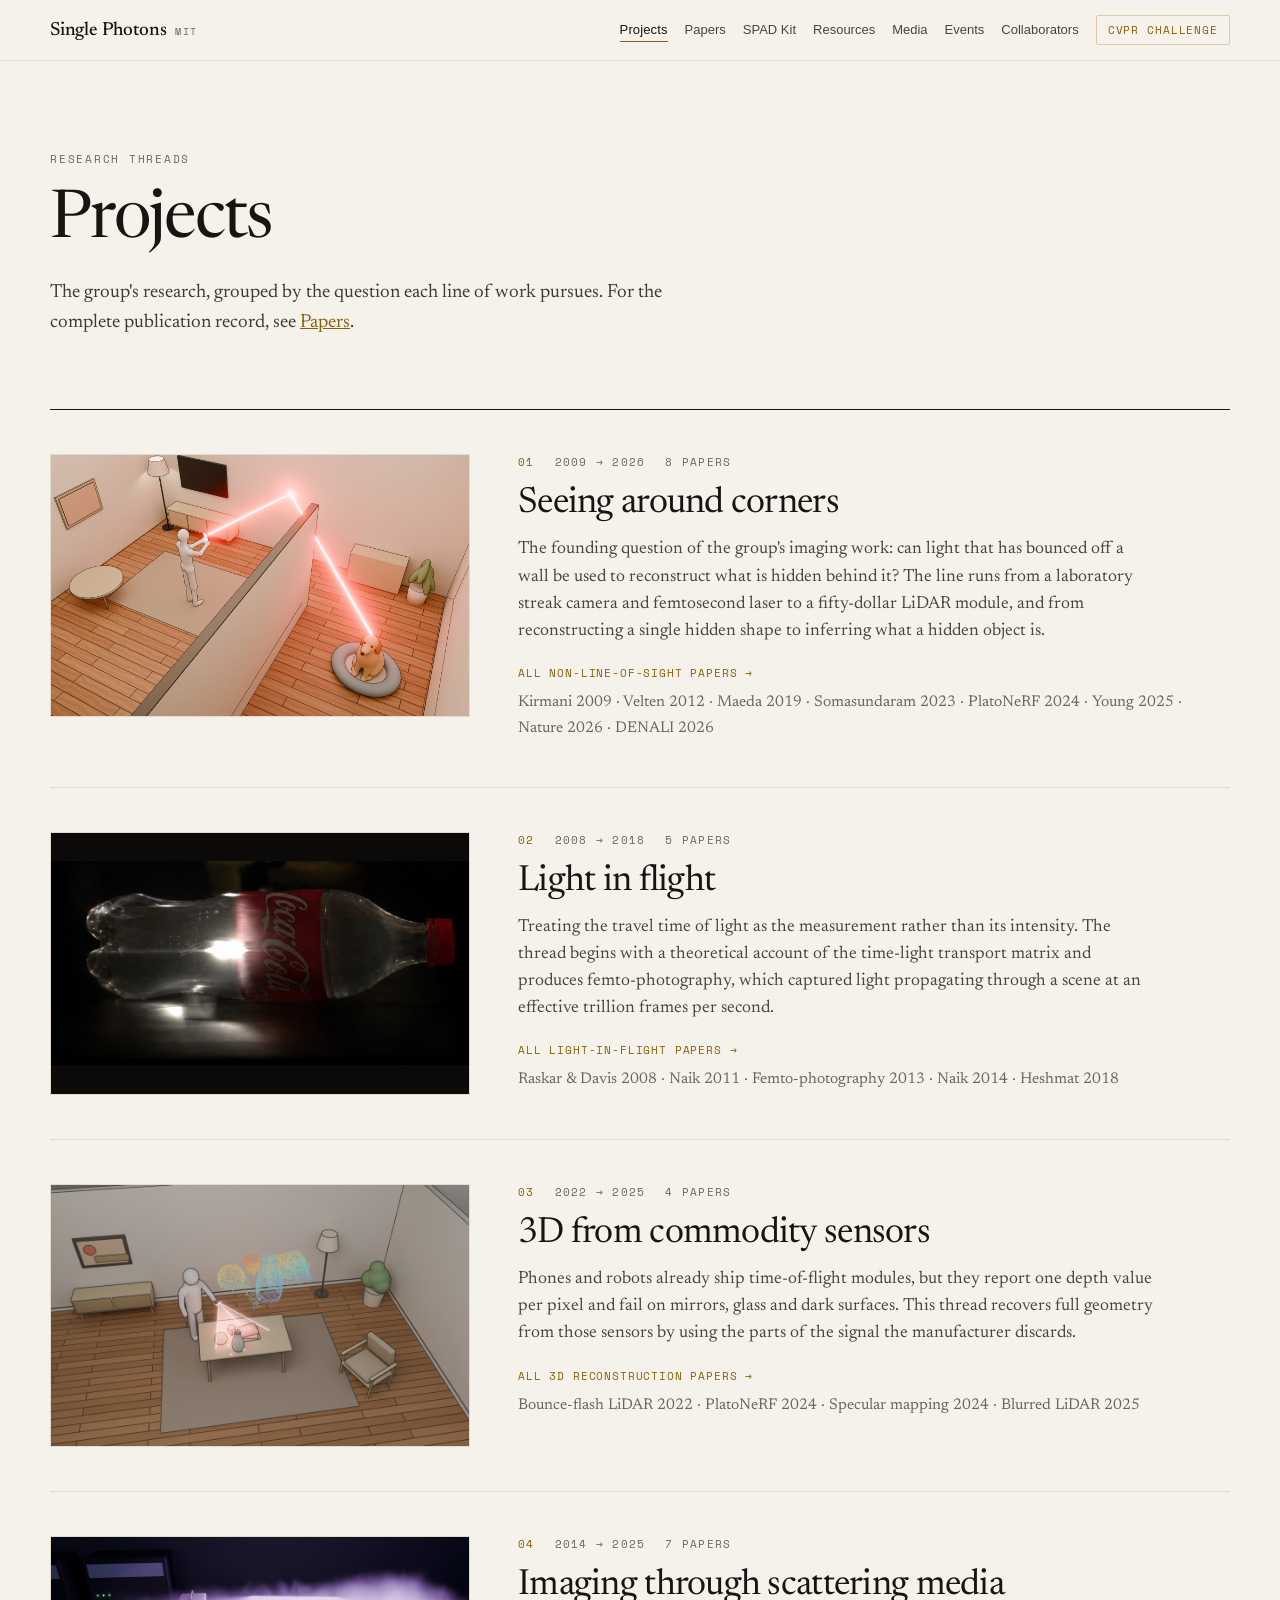
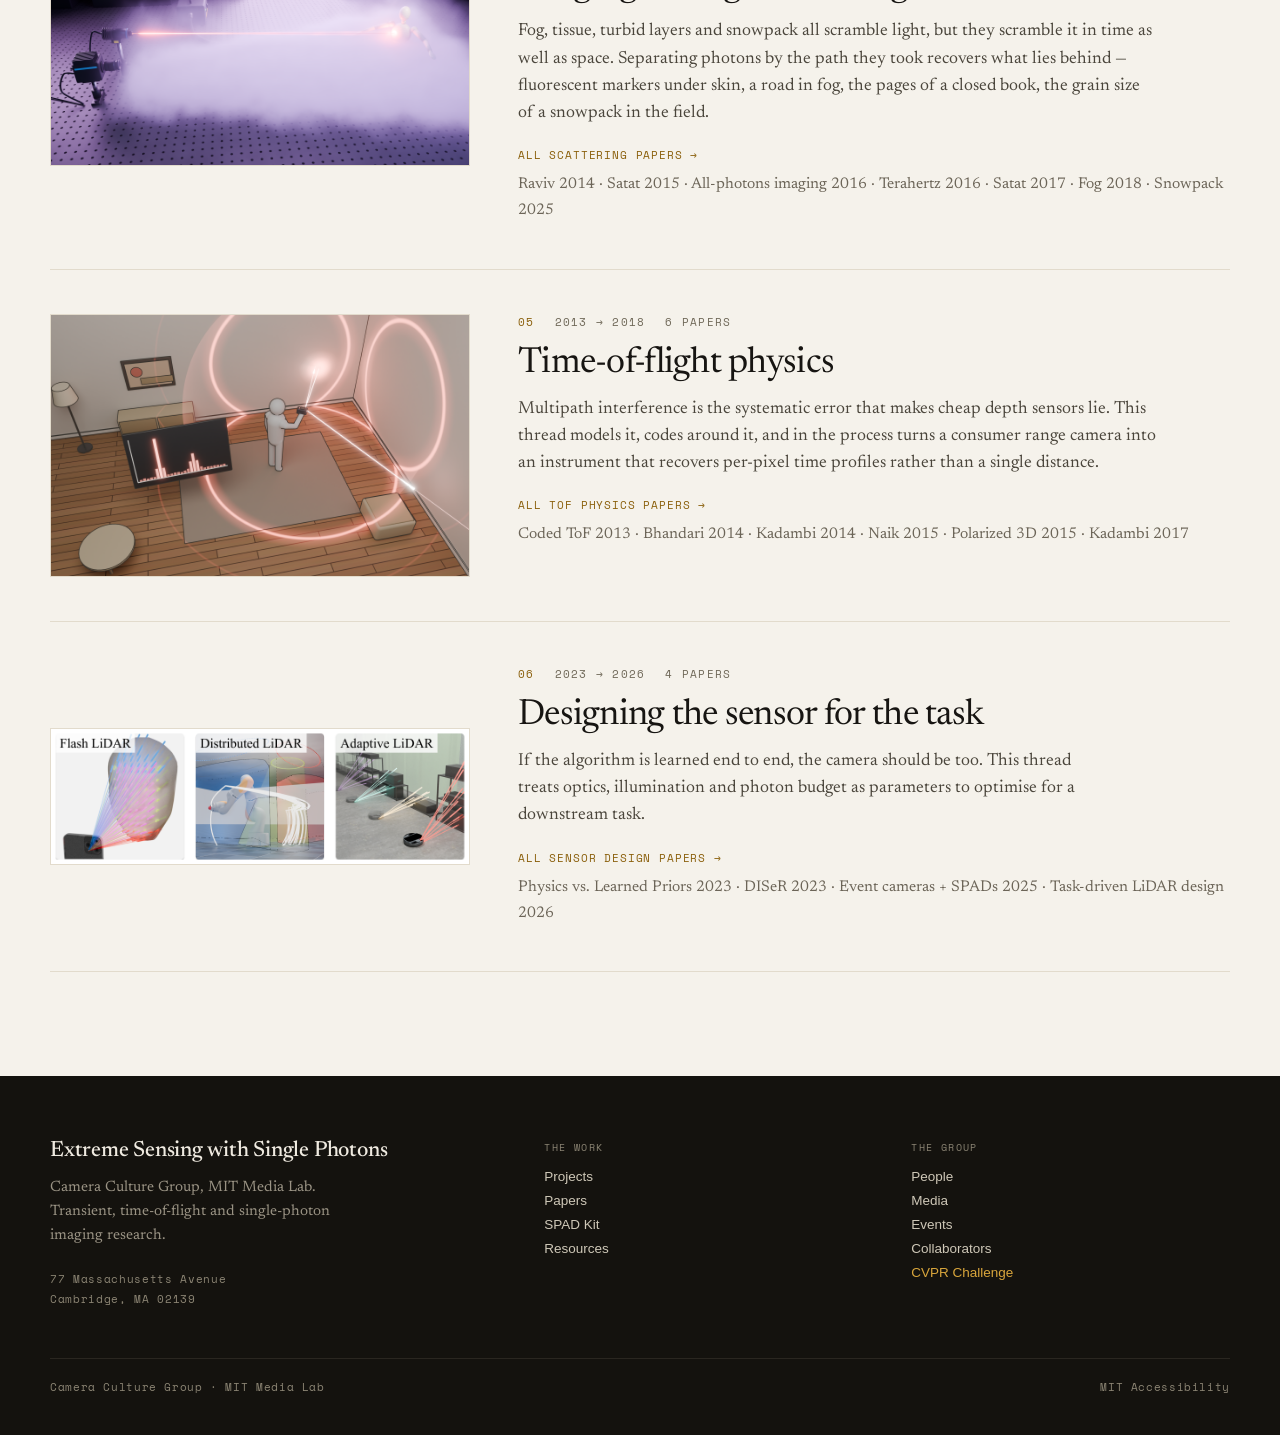
<file: projects.html>
<!DOCTYPE html>
<html lang="en">
<head>
<meta charset="utf-8">
<meta name="viewport" content="width=device-width, initial-scale=1">
<title>Projects · Single Photons</title>
<meta name="description" content="Single-photon, transient and time-of-flight imaging research from the Camera Culture group at the MIT Media Lab, 2008 to today.">
<link rel="preconnect" href="https://fonts.googleapis.com">
<link rel="preconnect" href="https://fonts.gstatic.com" crossorigin>
<link href="https://fonts.googleapis.com/css2?family=Newsreader:ital,opsz,wght@0,6..72,300..600;1,6..72,300..500&family=Space+Mono:wght@400;700&display=swap" rel="stylesheet">
<style>
body { margin:0; background:#F5F2EB; color:#171512; -webkit-font-smoothing:antialiased; }
a { color:#8A5F0B; }
a:hover { color:#171512; }
.hv1:hover{color:#171512 !important;border-bottom:1px solid #8A5F0B !important}
.hv2:hover{background:#8A5F0B !important;color:#FBF9F4 !important;border:1px solid #8A5F0B !important}
.hv3:hover{color:#D9A63C !important}
.hv4:hover{color:#EFEAE0 !important}
</style>
<script src="reveal.js" defer></script>
<link rel="stylesheet" href="mobile.css">
</head>
<body>
<div style="background:#F5F2EB">
  <div style="position:sticky;top:0;z-index:50;background:rgba(245,242,235,0.92);backdrop-filter:blur(10px);border-bottom:1px solid #E2DBCC">
  <div data-m="navbar px" style="max-width:1180px;margin:0 auto;padding:0 32px;display:flex;align-items:center;gap:32px;min-height:60px;flex-wrap:wrap">
    <a href="index.html" style="display:flex;align-items:baseline;gap:9px;text-decoration:none;color:#171512;flex:0 0 auto">
      <span style="font-family:Newsreader,Georgia,serif;font-size:19px;font-weight:500;letter-spacing:-0.01em;white-space:nowrap">Single Photons</span>
      <span style="font-family:'Space Mono',monospace;font-size:10px;letter-spacing:0.14em;text-transform:uppercase;color:#6F6858">MIT</span>
    </a>
    <button data-m="navbtn" type="button" id="navbtn" aria-expanded="false" aria-label="Toggle menu" style="display:none;margin-left:auto;align-items:center;min-height:44px;padding:0 4px;background:transparent;border:0;font-family:'Space Mono',monospace;font-size:11px;letter-spacing:0.12em;text-transform:uppercase;color:#171512;cursor:pointer">Menu</button>
    <nav data-m="nav" id="sitenav" data-open="false" style="display:flex;align-items:center;gap:17px;margin-left:auto;flex-wrap:wrap;row-gap:8px">
      <a data-nav="Projects" href="projects.html" style="font-family:'Helvetica Neue',Helvetica,Arial,sans-serif;font-size:13px;letter-spacing:0.01em;color:#4A453B;text-decoration:none;padding:4px 0;border-bottom:1px solid transparent;white-space:nowrap" class="hv1">Projects</a>
      <a data-nav="Papers" href="papers.html" style="font-family:'Helvetica Neue',Helvetica,Arial,sans-serif;font-size:13px;color:#4A453B;text-decoration:none;padding:4px 0;border-bottom:1px solid transparent;white-space:nowrap" class="hv1">Papers</a>
      <a data-nav="SPAD Kit" href="spad-kit.html" style="font-family:'Helvetica Neue',Helvetica,Arial,sans-serif;font-size:13px;color:#4A453B;text-decoration:none;padding:4px 0;border-bottom:1px solid transparent;white-space:nowrap" class="hv1">SPAD Kit</a>
      <a data-nav="Resources" href="resources.html" style="font-family:'Helvetica Neue',Helvetica,Arial,sans-serif;font-size:13px;color:#4A453B;text-decoration:none;padding:4px 0;border-bottom:1px solid transparent;white-space:nowrap" class="hv1">Resources</a>
      <a data-nav="Media" href="media.html" style="font-family:'Helvetica Neue',Helvetica,Arial,sans-serif;font-size:13px;color:#4A453B;text-decoration:none;padding:4px 0;border-bottom:1px solid transparent;white-space:nowrap" class="hv1">Media</a>
      <a data-nav="Events" href="events.html" style="font-family:'Helvetica Neue',Helvetica,Arial,sans-serif;font-size:13px;color:#4A453B;text-decoration:none;padding:4px 0;border-bottom:1px solid transparent;white-space:nowrap" class="hv1">Events</a>
      <a data-nav="Sponsors" href="Collaborators.html" style="font-family:'Helvetica Neue',Helvetica,Arial,sans-serif;font-size:13px;color:#4A453B;text-decoration:none;padding:4px 0;border-bottom:1px solid transparent;white-space:nowrap" class="hv1">Collaborators</a>
      <a data-nav="Challenge" href="challenge.html" style="font-family:'Space Mono',monospace;font-size:11px;letter-spacing:0.08em;text-transform:uppercase;color:#8A5F0B;text-decoration:none;border:1px solid #DCCBA6;padding:6px 11px;border-radius:2px;white-space:nowrap" class="hv2">CVPR Challenge</a>
    </nav>
  </div>
</div>

  <section data-m="px" style="max-width:1180px;margin:0 auto;padding:88px 32px 0">
    <span style="font-family:'Space Mono',monospace;font-size:11px;letter-spacing:0.16em;text-transform:uppercase;color:#6F6858">Research threads</span>
    <h1 style="font-family:Newsreader,Georgia,serif;font-weight:400;font-size:clamp(38px,5.2vw,68px);line-height:1.04;letter-spacing:-0.025em;margin:20px 0 0">Projects</h1>
    <p style="font-family:Newsreader,Georgia,serif;font-size:19px;line-height:1.55;color:#3E3931;margin:22px 0 0;max-width:64ch;text-wrap:pretty">The group's research, grouped by the question each line of work pursues. For the complete publication record, see <a href="papers.html" style="color:#8A5F0B">Papers</a>.</p>
  </section>

  <section data-m="px" style="max-width:1180px;margin:72px auto 0;padding:0 32px;display:flex;flex-direction:column;gap:0">

    <div data-m="stack" style="display:grid;grid-template-columns:minmax(0,420px) minmax(0,1fr);gap:48px;padding:44px 0;border-top:1px solid #171512;align-items:start">
      <div style="aspect-ratio:16/10;background:#E6E0D3;border:1px solid #E2DBCC;overflow:hidden">
        <img src="assets/projects/seeing-around-corners.png?v=2" alt="A person scans a room with a phone; the light bounces off a wall and around a partition to reach a hidden dog" style="width:100%;height:100%;object-fit:cover;display:block">
      </div>
      <div>
        <div style="display:flex;gap:20px;flex-wrap:wrap;font-family:'Space Mono',monospace;font-size:10.5px;letter-spacing:0.12em;text-transform:uppercase;color:#6F6858">
          <span style="color:#8A5F0B">01</span><span>2009 → 2026</span><span>8 papers</span>
        </div>
        <h2 style="font-family:Newsreader,Georgia,serif;font-weight:400;font-size:clamp(26px,3vw,36px);line-height:1.12;letter-spacing:-0.02em;margin:14px 0 12px">Seeing around corners</h2>
        <p style="font-family:Newsreader,Georgia,serif;font-size:17.5px;line-height:1.55;color:#4A453B;margin:0 0 20px;max-width:64ch;text-wrap:pretty">The founding question of the group's imaging work: can light that has bounced off a wall be used to reconstruct what is hidden behind it? The line runs from a laboratory streak camera and femtosecond laser to a fifty-dollar LiDAR module, and from reconstructing a single hidden shape to inferring what a hidden object is.</p>
        <div style="display:flex;flex-direction:column;gap:9px">
          <a href="papers.html?topic=nlos" style="font-family:'Space Mono',monospace;font-size:10.5px;letter-spacing:0.08em;text-transform:uppercase;color:#8A5F0B;text-decoration:none">All non-line-of-sight papers →</a>
          <span style="font-family:Newsreader,Georgia,serif;font-size:15.5px;line-height:1.7;color:#6C6558">Kirmani 2009 · Velten 2012 · Maeda 2019 · Somasundaram 2023 · PlatoNeRF 2024 · Young 2025 · Nature 2026 · DENALI 2026</span>
        </div>
      </div>
    </div>

    <div data-m="stack" style="display:grid;grid-template-columns:minmax(0,420px) minmax(0,1fr);gap:48px;padding:44px 0;border-top:1px solid #E2DBCC;align-items:start">
      <div style="aspect-ratio:16/10;background:#0B0A09;border:1px solid #E2DBCC;overflow:hidden">
        <img src="assets/projects/light-in-flight.png" alt="Femto-photography: a light pulse in flight, captured at an effective trillion frames per second" style="width:100%;height:100%;object-fit:contain;display:block">
      </div>
      <div>
        <div style="display:flex;gap:20px;flex-wrap:wrap;font-family:'Space Mono',monospace;font-size:10.5px;letter-spacing:0.12em;text-transform:uppercase;color:#6F6858">
          <span style="color:#8A5F0B">02</span><span>2008 → 2018</span><span>5 papers</span>
        </div>
        <h2 style="font-family:Newsreader,Georgia,serif;font-weight:400;font-size:clamp(26px,3vw,36px);line-height:1.12;letter-spacing:-0.02em;margin:14px 0 12px">Light in flight</h2>
        <p style="font-family:Newsreader,Georgia,serif;font-size:17.5px;line-height:1.55;color:#4A453B;margin:0 0 20px;max-width:64ch;text-wrap:pretty">Treating the travel time of light as the measurement rather than its intensity. The thread begins with a theoretical account of the time-light transport matrix and produces femto-photography, which captured light propagating through a scene at an effective trillion frames per second.</p>
        <div style="display:flex;flex-direction:column;gap:9px">
          <a href="papers.html?topic=transient" style="font-family:'Space Mono',monospace;font-size:10.5px;letter-spacing:0.08em;text-transform:uppercase;color:#8A5F0B;text-decoration:none">All light-in-flight papers →</a>
          <span style="font-family:Newsreader,Georgia,serif;font-size:15.5px;line-height:1.7;color:#6C6558">Raskar &amp; Davis 2008 · Naik 2011 · Femto-photography 2013 · Naik 2014 · Heshmat 2018</span>
        </div>
      </div>
    </div>

    <div data-m="stack" style="display:grid;grid-template-columns:minmax(0,420px) minmax(0,1fr);gap:48px;padding:44px 0;border-top:1px solid #E2DBCC;align-items:start">
      <div style="aspect-ratio:16/10;background:#E6E0D3;border:1px solid #E2DBCC;overflow:hidden">
        <img src="assets/projects/commodity-3d.png" alt="A handheld sensor scanning objects on a table into a colored 3D point cloud" style="width:100%;height:100%;object-fit:cover;display:block">
      </div>
      <div>
        <div style="display:flex;gap:20px;flex-wrap:wrap;font-family:'Space Mono',monospace;font-size:10.5px;letter-spacing:0.12em;text-transform:uppercase;color:#6F6858">
          <span style="color:#8A5F0B">03</span><span>2022 → 2025</span><span>4 papers</span>
        </div>
        <h2 style="font-family:Newsreader,Georgia,serif;font-weight:400;font-size:clamp(26px,3vw,36px);line-height:1.12;letter-spacing:-0.02em;margin:14px 0 12px">3D from commodity sensors</h2>
        <p style="font-family:Newsreader,Georgia,serif;font-size:17.5px;line-height:1.55;color:#4A453B;margin:0 0 20px;max-width:64ch;text-wrap:pretty">Phones and robots already ship time-of-flight modules, but they report one depth value per pixel and fail on mirrors, glass and dark surfaces. This thread recovers full geometry from those sensors by using the parts of the signal the manufacturer discards.</p>
        <div style="display:flex;flex-direction:column;gap:9px">
          <a href="papers.html?topic=3d" style="font-family:'Space Mono',monospace;font-size:10.5px;letter-spacing:0.08em;text-transform:uppercase;color:#8A5F0B;text-decoration:none">All 3D reconstruction papers →</a>
          <span style="font-family:Newsreader,Georgia,serif;font-size:15.5px;line-height:1.7;color:#6C6558">Bounce-flash LiDAR 2022 · PlatoNeRF 2024 · Specular mapping 2024 · Blurred LiDAR 2025</span>
        </div>
      </div>
    </div>

    <div data-m="stack" style="display:grid;grid-template-columns:minmax(0,420px) minmax(0,1fr);gap:48px;padding:44px 0;border-top:1px solid #E2DBCC;align-items:start">
      <div style="aspect-ratio:3600/1960;background:#E6E0D3;border:1px solid #E2DBCC;overflow:hidden">
        <img src="assets/projects/scattering-fog.png" alt="Imaging a hidden scene through fog" style="width:100%;height:100%;object-fit:cover;display:block">
      </div>
      <div>
        <div style="display:flex;gap:20px;flex-wrap:wrap;font-family:'Space Mono',monospace;font-size:10.5px;letter-spacing:0.12em;text-transform:uppercase;color:#6F6858">
          <span style="color:#8A5F0B">04</span><span>2014 → 2025</span><span>7 papers</span>
        </div>
        <h2 style="font-family:Newsreader,Georgia,serif;font-weight:400;font-size:clamp(26px,3vw,36px);line-height:1.12;letter-spacing:-0.02em;margin:14px 0 12px">Imaging through scattering media</h2>
        <p style="font-family:Newsreader,Georgia,serif;font-size:17.5px;line-height:1.55;color:#4A453B;margin:0 0 20px;max-width:64ch;text-wrap:pretty">Fog, tissue, turbid layers and snowpack all scramble light, but they scramble it in time as well as space. Separating photons by the path they took recovers what lies behind — fluorescent markers under skin, a road in fog, the pages of a closed book, the grain size of a snowpack in the field.</p>
        <div style="display:flex;flex-direction:column;gap:9px">
          <a href="papers.html?topic=scattering" style="font-family:'Space Mono',monospace;font-size:10.5px;letter-spacing:0.08em;text-transform:uppercase;color:#8A5F0B;text-decoration:none">All scattering papers →</a>
          <span style="font-family:Newsreader,Georgia,serif;font-size:15.5px;line-height:1.7;color:#6C6558">Raviv 2014 · Satat 2015 · All-photons imaging 2016 · Terahertz 2016 · Satat 2017 · Fog 2018 · Snowpack 2025</span>
        </div>
      </div>
    </div>

    <div data-m="stack" style="display:grid;grid-template-columns:minmax(0,420px) minmax(0,1fr);gap:48px;padding:44px 0;border-top:1px solid #E2DBCC;align-items:start">
      <div style="aspect-ratio:16/10;background:#E6E0D3;border:1px solid #E2DBCC;overflow:hidden">
        <img src="assets/projects/time-of-flight.png" alt="A handheld time-of-flight sensor emitting light pulses that spread through a room, with the returned photon histogram on a screen" style="width:100%;height:100%;object-fit:cover;display:block">
      </div>
      <div>
        <div style="display:flex;gap:20px;flex-wrap:wrap;font-family:'Space Mono',monospace;font-size:10.5px;letter-spacing:0.12em;text-transform:uppercase;color:#6F6858">
          <span style="color:#8A5F0B">05</span><span>2013 → 2018</span><span>6 papers</span>
        </div>
        <h2 style="font-family:Newsreader,Georgia,serif;font-weight:400;font-size:clamp(26px,3vw,36px);line-height:1.12;letter-spacing:-0.02em;margin:14px 0 12px">Time-of-flight physics</h2>
        <p style="font-family:Newsreader,Georgia,serif;font-size:17.5px;line-height:1.55;color:#4A453B;margin:0 0 20px;max-width:64ch;text-wrap:pretty">Multipath interference is the systematic error that makes cheap depth sensors lie. This thread models it, codes around it, and in the process turns a consumer range camera into an instrument that recovers per-pixel time profiles rather than a single distance.</p>
        <div style="display:flex;flex-direction:column;gap:9px">
          <a href="papers.html?topic=tof" style="font-family:'Space Mono',monospace;font-size:10.5px;letter-spacing:0.08em;text-transform:uppercase;color:#8A5F0B;text-decoration:none">All ToF physics papers →</a>
          <span style="font-family:Newsreader,Georgia,serif;font-size:15.5px;line-height:1.7;color:#6C6558">Coded ToF 2013 · Bhandari 2014 · Kadambi 2014 · Naik 2015 · Polarized 3D 2015 · Kadambi 2017</span>
        </div>
      </div>
    </div>

    <div data-m="stack" style="display:grid;grid-template-columns:minmax(0,420px) minmax(0,1fr);gap:48px;padding:44px 0;border-top:1px solid #E2DBCC;border-bottom:1px solid #E2DBCC;align-items:start">
      <div style="aspect-ratio:1880/608;align-self:center;background:#FFFFFF;border:1px solid #E2DBCC;overflow:hidden">
        <img src="assets/projects/sensor-design.png" alt="Three task-driven LiDAR designs: flash LiDAR on a phone, distributed LiDAR around a robot arm, and adaptive LiDAR on floor robots" style="width:100%;height:100%;object-fit:cover;display:block">
      </div>
      <div>
        <div style="display:flex;gap:20px;flex-wrap:wrap;font-family:'Space Mono',monospace;font-size:10.5px;letter-spacing:0.12em;text-transform:uppercase;color:#6F6858">
          <span style="color:#8A5F0B">06</span><span>2023 → 2026</span><span>4 papers</span>
        </div>
        <h2 style="font-family:Newsreader,Georgia,serif;font-weight:400;font-size:clamp(26px,3vw,36px);line-height:1.12;letter-spacing:-0.02em;margin:14px 0 12px">Designing the sensor for the task</h2>
        <p style="font-family:Newsreader,Georgia,serif;font-size:17.5px;line-height:1.55;color:#4A453B;margin:0 0 20px;max-width:64ch;text-wrap:pretty">If the algorithm is learned end to end, the camera should be too. This thread treats optics, illumination and photon budget as parameters to optimise for a downstream task.</p>
        <div style="display:flex;flex-direction:column;gap:9px">
          <a href="papers.html?topic=systems" style="font-family:'Space Mono',monospace;font-size:10.5px;letter-spacing:0.08em;text-transform:uppercase;color:#8A5F0B;text-decoration:none">All sensor design papers →</a>
          <span style="font-family:Newsreader,Georgia,serif;font-size:15.5px;line-height:1.7;color:#6C6558">Physics vs. Learned Priors 2023 · DISeR 2023 · Event cameras + SPADs 2025 · Task-driven LiDAR design 2026</span>
        </div>
      </div>
    </div>

  </section>

  <div data-m="spacer" style="height:104px"></div>
  <footer data-m="px" style="background:#14120E;color:#EFEAE0;padding:64px 32px 40px">
  <div data-m="stack" style="max-width:1180px;margin:0 auto;display:grid;grid-template-columns:minmax(0,1.4fr) minmax(0,1fr) minmax(0,1fr);gap:48px">
    <div>
      <div style="font-family:Newsreader,Georgia,serif;font-size:22px;font-weight:500;letter-spacing:-0.01em">Extreme Sensing with Single Photons</div>
      <p style="font-family:Newsreader,Georgia,serif;font-size:15px;line-height:1.6;color:#9A9384;max-width:34ch;margin:14px 0 0">Camera Culture Group, MIT Media Lab. Transient, time-of-flight and single-photon imaging research.</p>
      <div style="font-family:'Space Mono',monospace;font-size:11px;letter-spacing:0.06em;color:#8C8574;margin-top:22px;line-height:1.8">77 Massachusetts Avenue<br>Cambridge, MA 02139</div>
    </div>
    <nav style="display:flex;flex-direction:column;gap:9px">
      <span style="font-family:'Space Mono',monospace;font-size:10px;letter-spacing:0.14em;text-transform:uppercase;color:#8C8574;margin-bottom:5px">The work</span>
      <a href="projects.html" style="font-family:'Helvetica Neue',Helvetica,Arial,sans-serif;font-size:13.5px;color:#CFC8B8;text-decoration:none" class="hv3">Projects</a>
      <a href="papers.html" style="font-family:'Helvetica Neue',Helvetica,Arial,sans-serif;font-size:13.5px;color:#CFC8B8;text-decoration:none" class="hv3">Papers</a>
      <a href="spad-kit.html" style="font-family:'Helvetica Neue',Helvetica,Arial,sans-serif;font-size:13.5px;color:#CFC8B8;text-decoration:none" class="hv3">SPAD Kit</a>
      <a href="resources.html" style="font-family:'Helvetica Neue',Helvetica,Arial,sans-serif;font-size:13.5px;color:#CFC8B8;text-decoration:none" class="hv3">Resources</a>
    </nav>
    <nav style="display:flex;flex-direction:column;gap:9px">
      <span style="font-family:'Space Mono',monospace;font-size:10px;letter-spacing:0.14em;text-transform:uppercase;color:#8C8574;margin-bottom:5px">The group</span>
      <a href="index.html#people" style="font-family:'Helvetica Neue',Helvetica,Arial,sans-serif;font-size:13.5px;color:#CFC8B8;text-decoration:none" class="hv3">People</a>
      <a href="media.html" style="font-family:'Helvetica Neue',Helvetica,Arial,sans-serif;font-size:13.5px;color:#CFC8B8;text-decoration:none" class="hv3">Media</a>
      <a href="events.html" style="font-family:'Helvetica Neue',Helvetica,Arial,sans-serif;font-size:13.5px;color:#CFC8B8;text-decoration:none" class="hv3">Events</a>
      <a href="Collaborators.html" style="font-family:'Helvetica Neue',Helvetica,Arial,sans-serif;font-size:13.5px;color:#CFC8B8;text-decoration:none" class="hv3">Collaborators</a>
      <a href="challenge.html" style="font-family:'Helvetica Neue',Helvetica,Arial,sans-serif;font-size:13.5px;color:#D9A63C;text-decoration:none" class="hv4">CVPR Challenge</a>
    </nav>
  </div>
  <div style="max-width:1180px;margin:48px auto 0;padding-top:20px;border-top:1px solid #2A2620;display:flex;justify-content:space-between;gap:24px;flex-wrap:wrap;font-family:'Space Mono',monospace;font-size:10.5px;letter-spacing:0.06em;color:#8C8574">
    <span>Camera Culture Group · MIT Media Lab</span>
    <a href="https://accessibility.mit.edu/" style="color:#8C8574;text-decoration:none" class="hv3">MIT Accessibility</a>
  </div>
</footer>
</div>
<script>
(function(){
  var page=(location.pathname.split('/').pop()||'index.html')||'index.html';
  [].slice.call(document.querySelectorAll('nav a[data-nav]')).forEach(function(a){
    if(a.getAttribute('href')===page&&a.getAttribute('data-nav')!=='Challenge'){a.style.color='#171512';a.style.borderBottom='1px solid #8A5F0B';}
  });
  var b=document.getElementById('navbtn'),n=document.getElementById('sitenav');
  if(b&&n)b.onclick=function(){var o=n.getAttribute('data-open')!=='true';n.setAttribute('data-open',o?'true':'false');b.setAttribute('aria-expanded',o?'true':'false');b.textContent=o?'Close':'Menu';};
})();
</script>
</body>
</html>
</file>
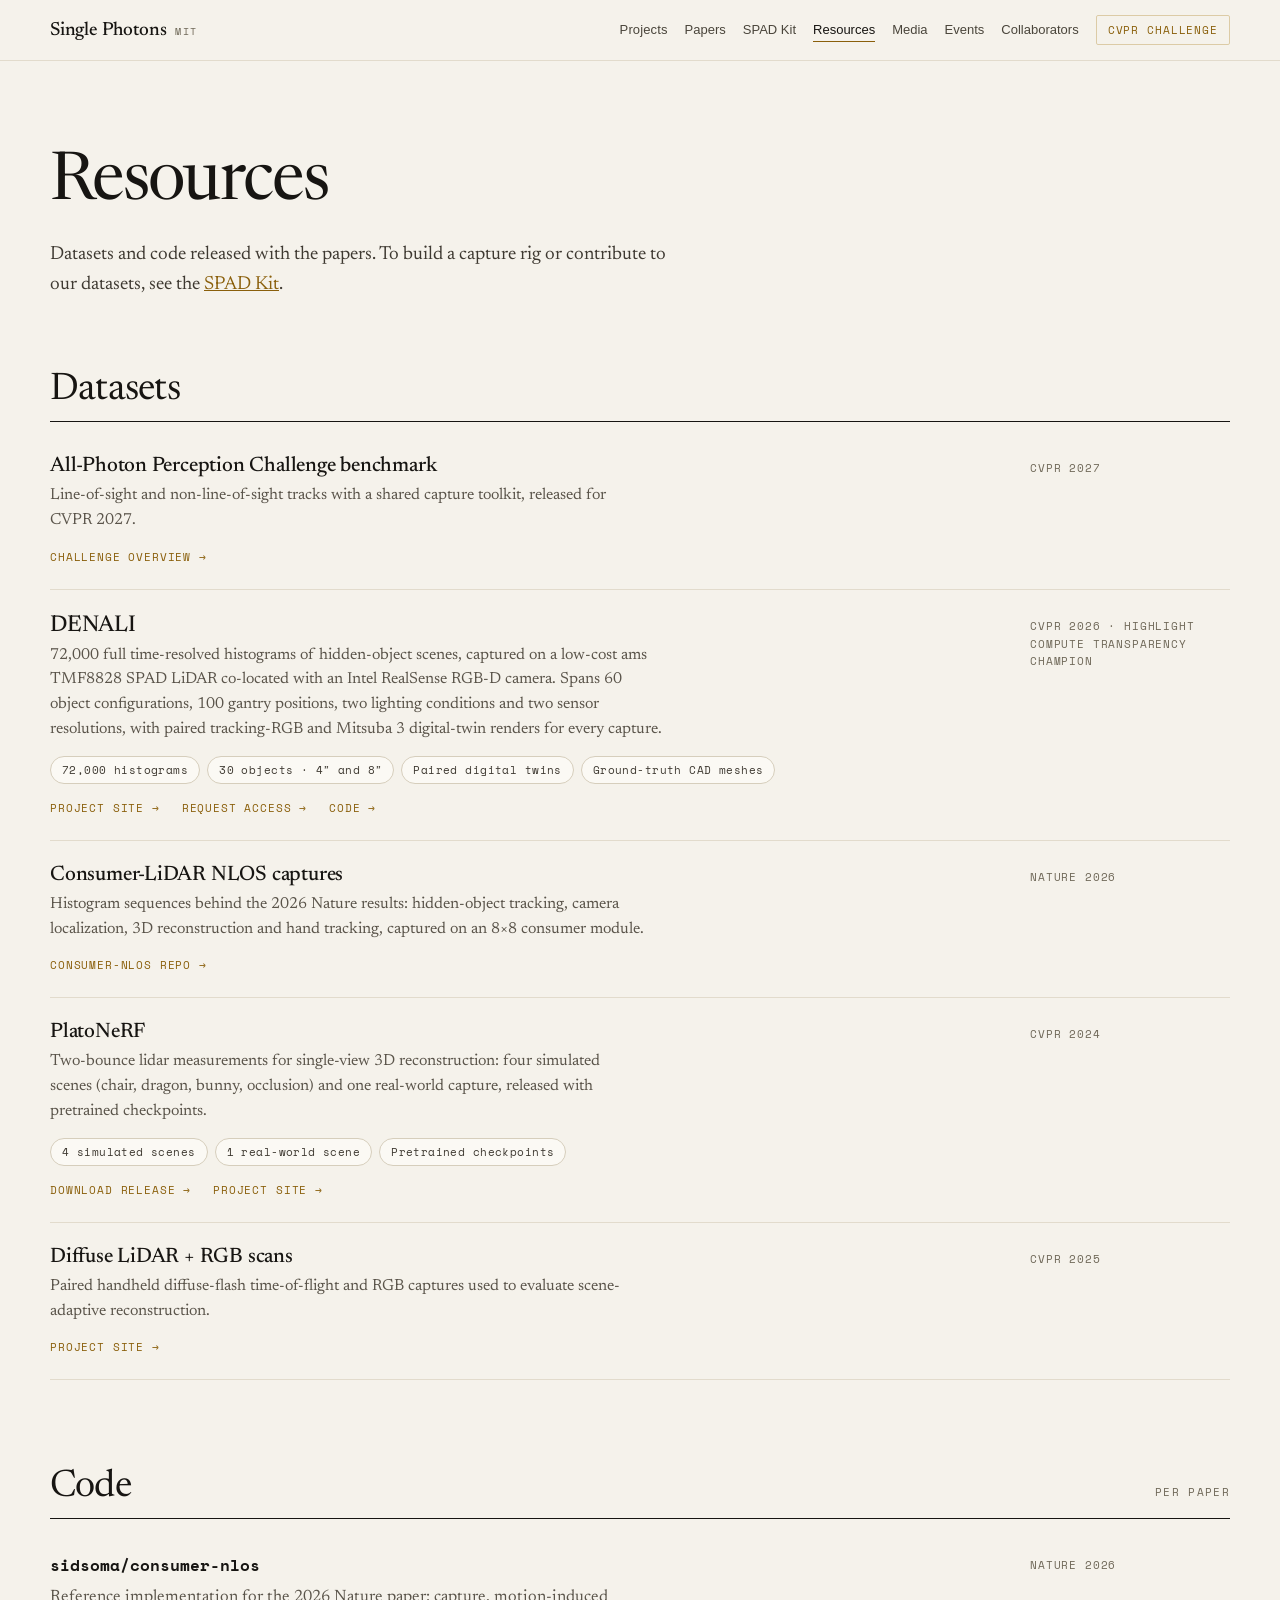
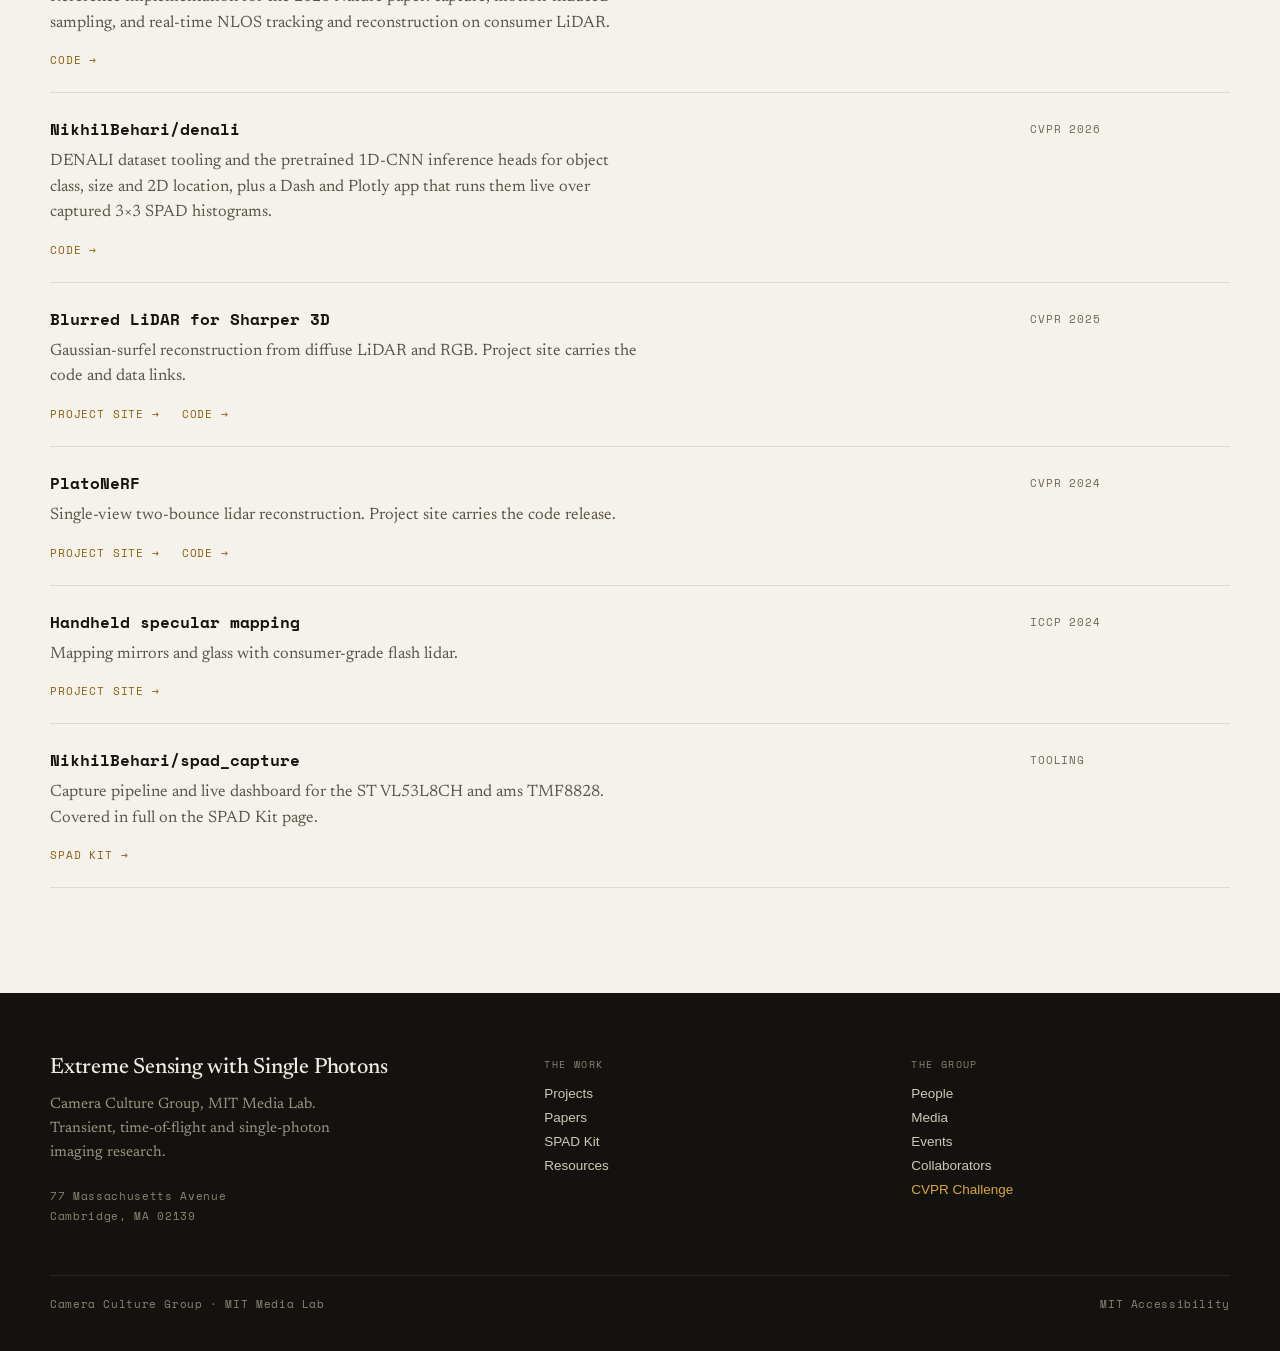
<file: resources.html>
<!DOCTYPE html>
<html lang="en">
<head>
<meta charset="utf-8">
<meta name="viewport" content="width=device-width, initial-scale=1">
<title>Resources · Single Photons</title>
<meta name="description" content="Single-photon, transient and time-of-flight imaging research from the Camera Culture group at the MIT Media Lab, 2008 to today.">
<link rel="preconnect" href="https://fonts.googleapis.com">
<link rel="preconnect" href="https://fonts.gstatic.com" crossorigin>
<link href="https://fonts.googleapis.com/css2?family=Newsreader:ital,opsz,wght@0,6..72,300..600;1,6..72,300..500&family=Space+Mono:wght@400;700&display=swap" rel="stylesheet">
<style>
body { margin:0; background:#F5F2EB; color:#171512; -webkit-font-smoothing:antialiased; }
a { color:#8A5F0B; }
a:hover { color:#171512; }
.hv1:hover{color:#171512 !important;border-bottom:1px solid #8A5F0B !important}
.hv2:hover{background:#8A5F0B !important;color:#FBF9F4 !important;border:1px solid #8A5F0B !important}
.hv3:hover{background:#EFEBE1 !important}
.hv4:hover{color:#D9A63C !important}
.hv5:hover{color:#EFEAE0 !important}
</style>
<script src="reveal.js" defer></script>
<link rel="stylesheet" href="mobile.css">
</head>
<body>
<div style="background:#F5F2EB">
  <div style="position:sticky;top:0;z-index:50;background:rgba(245,242,235,0.92);backdrop-filter:blur(10px);border-bottom:1px solid #E2DBCC">
  <div data-m="navbar px" style="max-width:1180px;margin:0 auto;padding:0 32px;display:flex;align-items:center;gap:32px;min-height:60px;flex-wrap:wrap">
    <a href="index.html" style="display:flex;align-items:baseline;gap:9px;text-decoration:none;color:#171512;flex:0 0 auto">
      <span style="font-family:Newsreader,Georgia,serif;font-size:19px;font-weight:500;letter-spacing:-0.01em;white-space:nowrap">Single Photons</span>
      <span style="font-family:'Space Mono',monospace;font-size:10px;letter-spacing:0.14em;text-transform:uppercase;color:#6F6858">MIT</span>
    </a>
    <button data-m="navbtn" type="button" id="navbtn" aria-expanded="false" aria-label="Toggle menu" style="display:none;margin-left:auto;align-items:center;min-height:44px;padding:0 4px;background:transparent;border:0;font-family:'Space Mono',monospace;font-size:11px;letter-spacing:0.12em;text-transform:uppercase;color:#171512;cursor:pointer">Menu</button>
    <nav data-m="nav" id="sitenav" data-open="false" style="display:flex;align-items:center;gap:17px;margin-left:auto;flex-wrap:wrap;row-gap:8px">
      <a data-nav="Projects" href="projects.html" style="font-family:'Helvetica Neue',Helvetica,Arial,sans-serif;font-size:13px;letter-spacing:0.01em;color:#4A453B;text-decoration:none;padding:4px 0;border-bottom:1px solid transparent;white-space:nowrap" class="hv1">Projects</a>
      <a data-nav="Papers" href="papers.html" style="font-family:'Helvetica Neue',Helvetica,Arial,sans-serif;font-size:13px;color:#4A453B;text-decoration:none;padding:4px 0;border-bottom:1px solid transparent;white-space:nowrap" class="hv1">Papers</a>
      <a data-nav="SPAD Kit" href="spad-kit.html" style="font-family:'Helvetica Neue',Helvetica,Arial,sans-serif;font-size:13px;color:#4A453B;text-decoration:none;padding:4px 0;border-bottom:1px solid transparent;white-space:nowrap" class="hv1">SPAD Kit</a>
      <a data-nav="Resources" href="resources.html" style="font-family:'Helvetica Neue',Helvetica,Arial,sans-serif;font-size:13px;color:#4A453B;text-decoration:none;padding:4px 0;border-bottom:1px solid transparent;white-space:nowrap" class="hv1">Resources</a>
      <a data-nav="Media" href="media.html" style="font-family:'Helvetica Neue',Helvetica,Arial,sans-serif;font-size:13px;color:#4A453B;text-decoration:none;padding:4px 0;border-bottom:1px solid transparent;white-space:nowrap" class="hv1">Media</a>
      <a data-nav="Events" href="events.html" style="font-family:'Helvetica Neue',Helvetica,Arial,sans-serif;font-size:13px;color:#4A453B;text-decoration:none;padding:4px 0;border-bottom:1px solid transparent;white-space:nowrap" class="hv1">Events</a>
      <a data-nav="Sponsors" href="Collaborators.html" style="font-family:'Helvetica Neue',Helvetica,Arial,sans-serif;font-size:13px;color:#4A453B;text-decoration:none;padding:4px 0;border-bottom:1px solid transparent;white-space:nowrap" class="hv1">Collaborators</a>
      <a data-nav="Challenge" href="challenge.html" style="font-family:'Space Mono',monospace;font-size:11px;letter-spacing:0.08em;text-transform:uppercase;color:#8A5F0B;text-decoration:none;border:1px solid #DCCBA6;padding:6px 11px;border-radius:2px;white-space:nowrap" class="hv2">CVPR Challenge</a>
    </nav>
  </div>
</div>

  <section data-m="px" style="max-width:1180px;margin:0 auto;padding:88px 32px 0">
    <h1 style="font-family:Newsreader,Georgia,serif;font-weight:400;font-size:clamp(38px,5.2vw,68px);line-height:1.04;letter-spacing:-0.025em;margin:0">Resources</h1>
    <p style="font-family:Newsreader,Georgia,serif;font-size:19px;line-height:1.55;color:#3E3931;margin:22px 0 0;max-width:62ch;text-wrap:pretty">Datasets and code released with the papers. To build a capture rig or contribute to our datasets, see the <a href="spad-kit.html" style="color:#8A5F0B">SPAD Kit</a>.</p>
  </section>

  <section data-m="px" style="max-width:1180px;margin:72px auto 0;padding:0 32px">
    <div style="display:flex;align-items:baseline;justify-content:space-between;gap:24px;border-bottom:1px solid #171512;padding-bottom:12px;flex-wrap:wrap">
      <h2 style="font-family:Newsreader,Georgia,serif;font-weight:400;font-size:clamp(26px,3vw,38px);letter-spacing:-0.02em;margin:0">Datasets</h2>
    </div>
    <div style="display:flex;flex-direction:column;margin-top:10px">
      <a href="challenge.html" data-m="row" style="display:grid;grid-template-columns:minmax(0,1fr) 200px;gap:28px;padding:24px 0;border-bottom:1px solid #E2DBCC;text-decoration:none;color:#171512;align-items:start" class="hv3">
        <div>
          <h3 style="font-family:Newsreader,Georgia,serif;font-weight:500;font-size:21px;letter-spacing:-0.01em;margin:0 0 6px">All-Photon Perception Challenge benchmark</h3>
          <p style="font-family:Newsreader,Georgia,serif;font-size:16px;line-height:1.55;color:#5A544A;margin:0;max-width:66ch">Line-of-sight and non-line-of-sight tracks with a shared capture toolkit, released for CVPR 2027.</p>
          <div style="display:flex;flex-wrap:wrap;gap:22px;margin-top:16px"><span style="font-family:'Space Mono',monospace;font-size:10.5px;letter-spacing:0.08em;text-transform:uppercase;color:#8A5F0B">challenge overview →</span></div>
        </div>
        <span style="font-family:'Space Mono',monospace;font-size:10.5px;line-height:1.7;letter-spacing:0.08em;text-transform:uppercase;color:#6F6858;padding-top:4px">CVPR 2027</span>
      </a>
      <div data-m="row" style="display:grid;grid-template-columns:minmax(0,1fr) 200px;gap:28px;padding:24px 0;border-bottom:1px solid #E2DBCC;color:#171512;align-items:start">
        <div>
          <h3 style="font-family:Newsreader,Georgia,serif;font-weight:500;font-size:23px;letter-spacing:-0.01em;margin:0 0 6px">DENALI</h3>
          <p style="font-family:Newsreader,Georgia,serif;font-size:16px;line-height:1.55;color:#5A544A;margin:0;max-width:68ch">72,000 full time-resolved histograms of hidden-object scenes, captured on a low-cost ams TMF8828 SPAD LiDAR co-located with an Intel RealSense RGB-D camera. Spans 60 object configurations, 100 gantry positions, two lighting conditions and two sensor resolutions, with paired tracking-RGB and Mitsuba 3 digital-twin renders for every capture.</p>
          <div style="display:flex;flex-wrap:wrap;gap:7px;margin-top:14px">
            <span style="font-family:'Space Mono',monospace;font-size:10.5px;letter-spacing:0.04em;color:#3E3931;border:1px solid #D6CEBC;border-radius:100px;padding:5px 11px;background:#FBF9F4">72,000 histograms</span>
            <span style="font-family:'Space Mono',monospace;font-size:10.5px;letter-spacing:0.04em;color:#3E3931;border:1px solid #D6CEBC;border-radius:100px;padding:5px 11px;background:#FBF9F4">30 objects · 4″ and 8″</span>
            <span style="font-family:'Space Mono',monospace;font-size:10.5px;letter-spacing:0.04em;color:#3E3931;border:1px solid #D6CEBC;border-radius:100px;padding:5px 11px;background:#FBF9F4">Paired digital twins</span>
            <span style="font-family:'Space Mono',monospace;font-size:10.5px;letter-spacing:0.04em;color:#3E3931;border:1px solid #D6CEBC;border-radius:100px;padding:5px 11px;background:#FBF9F4">Ground-truth CAD meshes</span>
          </div>
          <div style="display:flex;flex-wrap:wrap;gap:22px;margin-top:16px"><a href="https://nikhilbehari.com/denali/" style="font-family:'Space Mono',monospace;font-size:10.5px;letter-spacing:0.08em;text-transform:uppercase;color:#8A5F0B;text-decoration:none">project site →</a><a href="https://forms.gle/4M3RQgeNWxPRSUkd8" style="font-family:'Space Mono',monospace;font-size:10.5px;letter-spacing:0.08em;text-transform:uppercase;color:#8A5F0B;text-decoration:none">request access →</a><a href="https://github.com/NikhilBehari/denali" style="font-family:'Space Mono',monospace;font-size:10.5px;letter-spacing:0.08em;text-transform:uppercase;color:#8A5F0B;text-decoration:none">code →</a></div>
        </div>
        <span style="font-family:'Space Mono',monospace;font-size:10.5px;line-height:1.7;letter-spacing:0.08em;text-transform:uppercase;color:#6F6858;padding-top:4px">CVPR 2026 · Highlight<br>Compute Transparency Champion</span>
      </div>
      <a href="https://github.com/sidsoma/consumer-nlos" data-m="row" style="display:grid;grid-template-columns:minmax(0,1fr) 200px;gap:28px;padding:24px 0;border-bottom:1px solid #E2DBCC;text-decoration:none;color:#171512;align-items:start" class="hv3">
        <div>
          <h3 style="font-family:Newsreader,Georgia,serif;font-weight:500;font-size:21px;letter-spacing:-0.01em;margin:0 0 6px">Consumer-LiDAR NLOS captures</h3>
          <p style="font-family:Newsreader,Georgia,serif;font-size:16px;line-height:1.55;color:#5A544A;margin:0;max-width:66ch">Histogram sequences behind the 2026 Nature results: hidden-object tracking, camera localization, 3D reconstruction and hand tracking, captured on an 8×8 consumer module.</p>
          <div style="display:flex;flex-wrap:wrap;gap:22px;margin-top:16px"><span style="font-family:'Space Mono',monospace;font-size:10.5px;letter-spacing:0.08em;text-transform:uppercase;color:#8A5F0B">consumer-nlos repo →</span></div>
        </div>
        <span style="font-family:'Space Mono',monospace;font-size:10.5px;line-height:1.7;letter-spacing:0.08em;text-transform:uppercase;color:#6F6858;padding-top:4px">Nature 2026</span>
      </a>
      <div data-m="row" style="display:grid;grid-template-columns:minmax(0,1fr) 200px;gap:28px;padding:24px 0;border-bottom:1px solid #E2DBCC;color:#171512;align-items:start">
        <div>
          <h3 style="font-family:Newsreader,Georgia,serif;font-weight:500;font-size:21px;letter-spacing:-0.01em;margin:0 0 6px">PlatoNeRF</h3>
          <p style="font-family:Newsreader,Georgia,serif;font-size:16px;line-height:1.55;color:#5A544A;margin:0;max-width:66ch">Two-bounce lidar measurements for single-view 3D reconstruction: four simulated scenes (chair, dragon, bunny, occlusion) and one real-world capture, released with pretrained checkpoints.</p>
          <div style="display:flex;flex-wrap:wrap;gap:7px;margin-top:14px">
            <span style="font-family:'Space Mono',monospace;font-size:10.5px;letter-spacing:0.04em;color:#3E3931;border:1px solid #D6CEBC;border-radius:100px;padding:5px 11px;background:#FBF9F4">4 simulated scenes</span>
            <span style="font-family:'Space Mono',monospace;font-size:10.5px;letter-spacing:0.04em;color:#3E3931;border:1px solid #D6CEBC;border-radius:100px;padding:5px 11px;background:#FBF9F4">1 real-world scene</span>
            <span style="font-family:'Space Mono',monospace;font-size:10.5px;letter-spacing:0.04em;color:#3E3931;border:1px solid #D6CEBC;border-radius:100px;padding:5px 11px;background:#FBF9F4">Pretrained checkpoints</span>
          </div>
          <div style="display:flex;flex-wrap:wrap;gap:22px;margin-top:16px"><a href="https://github.com/facebookresearch/PlatoNeRF/releases/tag/v0" style="font-family:'Space Mono',monospace;font-size:10.5px;letter-spacing:0.08em;text-transform:uppercase;color:#8A5F0B;text-decoration:none">download release →</a><a href="http://platonerf.github.io" style="font-family:'Space Mono',monospace;font-size:10.5px;letter-spacing:0.08em;text-transform:uppercase;color:#8A5F0B;text-decoration:none">project site →</a></div>
        </div>
        <span style="font-family:'Space Mono',monospace;font-size:10.5px;line-height:1.7;letter-spacing:0.08em;text-transform:uppercase;color:#6F6858;padding-top:4px">CVPR 2024</span>
      </div>
      <a href="https://nikhilbehari.github.io/bls3d-web/" data-m="row" style="display:grid;grid-template-columns:minmax(0,1fr) 200px;gap:28px;padding:24px 0;border-bottom:1px solid #E2DBCC;text-decoration:none;color:#171512;align-items:start" class="hv3">
        <div>
          <h3 style="font-family:Newsreader,Georgia,serif;font-weight:500;font-size:21px;letter-spacing:-0.01em;margin:0 0 6px">Diffuse LiDAR + RGB scans</h3>
          <p style="font-family:Newsreader,Georgia,serif;font-size:16px;line-height:1.55;color:#5A544A;margin:0;max-width:66ch">Paired handheld diffuse-flash time-of-flight and RGB captures used to evaluate scene-adaptive reconstruction.</p>
          <div style="display:flex;flex-wrap:wrap;gap:22px;margin-top:16px"><span style="font-family:'Space Mono',monospace;font-size:10.5px;letter-spacing:0.08em;text-transform:uppercase;color:#8A5F0B">project site →</span></div>
        </div>
        <span style="font-family:'Space Mono',monospace;font-size:10.5px;line-height:1.7;letter-spacing:0.08em;text-transform:uppercase;color:#6F6858;padding-top:4px">CVPR 2025</span>
      </a>
    </div>
  </section>

  <section data-m="px sec" style="max-width:1180px;margin:88px auto 0;padding:0 32px">
    <div style="display:flex;align-items:baseline;justify-content:space-between;gap:24px;border-bottom:1px solid #171512;padding-bottom:12px;flex-wrap:wrap">
      <h2 style="font-family:Newsreader,Georgia,serif;font-weight:400;font-size:clamp(26px,3vw,38px);letter-spacing:-0.02em;margin:0">Code</h2>
      <span style="font-family:'Space Mono',monospace;font-size:11px;letter-spacing:0.12em;text-transform:uppercase;color:#6F6858">Per paper</span>
    </div>
    <div style="display:flex;flex-direction:column;margin-top:10px">
      <a href="https://github.com/sidsoma/consumer-nlos" data-m="row" style="display:grid;grid-template-columns:minmax(0,1fr) 200px;gap:28px;padding:24px 0;border-bottom:1px solid #E2DBCC;text-decoration:none;color:#171512;align-items:start" class="hv3">
        <div>
          <h3 style="font-family:'Space Mono',monospace;font-size:16px;letter-spacing:0;margin:0 0 8px">sidsoma/consumer-nlos</h3>
          <p style="font-family:Newsreader,Georgia,serif;font-size:16.5px;line-height:1.55;color:#5A544A;margin:0;max-width:66ch">Reference implementation for the 2026 Nature paper: capture, motion-induced sampling, and real-time NLOS tracking and reconstruction on consumer LiDAR.</p>
          <div style="display:flex;flex-wrap:wrap;gap:22px;margin-top:16px"><span style="font-family:'Space Mono',monospace;font-size:10.5px;letter-spacing:0.08em;text-transform:uppercase;color:#8A5F0B">code →</span></div>
        </div>
        <span style="font-family:'Space Mono',monospace;font-size:10.5px;line-height:1.7;letter-spacing:0.08em;text-transform:uppercase;color:#6F6858;padding-top:4px">Nature 2026</span>
      </a>
      <a href="https://github.com/NikhilBehari/denali" data-m="row" style="display:grid;grid-template-columns:minmax(0,1fr) 200px;gap:28px;padding:24px 0;border-bottom:1px solid #E2DBCC;text-decoration:none;color:#171512;align-items:start" class="hv3">
        <div>
          <h3 style="font-family:'Space Mono',monospace;font-size:16px;letter-spacing:0;margin:0 0 8px">NikhilBehari/denali</h3>
          <p style="font-family:Newsreader,Georgia,serif;font-size:16.5px;line-height:1.55;color:#5A544A;margin:0;max-width:66ch">DENALI dataset tooling and the pretrained 1D-CNN inference heads for object class, size and 2D location, plus a Dash and Plotly app that runs them live over captured 3×3 SPAD histograms.</p>
          <div style="display:flex;flex-wrap:wrap;gap:22px;margin-top:16px"><span style="font-family:'Space Mono',monospace;font-size:10.5px;letter-spacing:0.08em;text-transform:uppercase;color:#8A5F0B">code →</span></div>
        </div>
        <span style="font-family:'Space Mono',monospace;font-size:10.5px;line-height:1.7;letter-spacing:0.08em;text-transform:uppercase;color:#6F6858;padding-top:4px">CVPR 2026</span>
      </a>
      <div data-m="row" style="display:grid;grid-template-columns:minmax(0,1fr) 200px;gap:28px;padding:24px 0;border-bottom:1px solid #E2DBCC;color:#171512;align-items:start" class="hv3">
        <div>
          <h3 style="font-family:'Space Mono',monospace;font-size:16px;letter-spacing:0;margin:0 0 8px">Blurred LiDAR for Sharper 3D</h3>
          <p style="font-family:Newsreader,Georgia,serif;font-size:16.5px;line-height:1.55;color:#5A544A;margin:0;max-width:66ch">Gaussian-surfel reconstruction from diffuse LiDAR and RGB. Project site carries the code and data links.</p>
          <div style="display:flex;flex-wrap:wrap;gap:22px;margin-top:16px"><a href="https://nikhilbehari.github.io/bls3d-web/" style="font-family:'Space Mono',monospace;font-size:10.5px;letter-spacing:0.08em;text-transform:uppercase;color:#8A5F0B;text-decoration:none">project site →</a><a href="https://github.com/NikhilBehari/bls3d" style="font-family:'Space Mono',monospace;font-size:10.5px;letter-spacing:0.08em;text-transform:uppercase;color:#8A5F0B;text-decoration:none">code →</a></div>
        </div>
        <span style="font-family:'Space Mono',monospace;font-size:10.5px;line-height:1.7;letter-spacing:0.08em;text-transform:uppercase;color:#6F6858;padding-top:4px">CVPR 2025</span>
      </div>
      <div data-m="row" style="display:grid;grid-template-columns:minmax(0,1fr) 200px;gap:28px;padding:24px 0;border-bottom:1px solid #E2DBCC;color:#171512;align-items:start" class="hv3">
        <div>
          <h3 style="font-family:'Space Mono',monospace;font-size:16px;letter-spacing:0;margin:0 0 8px">PlatoNeRF</h3>
          <p style="font-family:Newsreader,Georgia,serif;font-size:16.5px;line-height:1.55;color:#5A544A;margin:0;max-width:66ch">Single-view two-bounce lidar reconstruction. Project site carries the code release.</p>
          <div style="display:flex;flex-wrap:wrap;gap:22px;margin-top:16px"><a href="http://platonerf.github.io" style="font-family:'Space Mono',monospace;font-size:10.5px;letter-spacing:0.08em;text-transform:uppercase;color:#8A5F0B;text-decoration:none">project site →</a><a href="https://github.com/facebookresearch/PlatoNeRF" style="font-family:'Space Mono',monospace;font-size:10.5px;letter-spacing:0.08em;text-transform:uppercase;color:#8A5F0B;text-decoration:none">code →</a></div>
        </div>
        <span style="font-family:'Space Mono',monospace;font-size:10.5px;line-height:1.7;letter-spacing:0.08em;text-transform:uppercase;color:#6F6858;padding-top:4px">CVPR 2024</span>
      </div>
      <a href="https://lidarmirror.github.io" data-m="row" style="display:grid;grid-template-columns:minmax(0,1fr) 200px;gap:28px;padding:24px 0;border-bottom:1px solid #E2DBCC;text-decoration:none;color:#171512;align-items:start" class="hv3">
        <div>
          <h3 style="font-family:'Space Mono',monospace;font-size:16px;letter-spacing:0;margin:0 0 8px">Handheld specular mapping</h3>
          <p style="font-family:Newsreader,Georgia,serif;font-size:16.5px;line-height:1.55;color:#5A544A;margin:0;max-width:66ch">Mapping mirrors and glass with consumer-grade flash lidar.</p>
          <div style="display:flex;flex-wrap:wrap;gap:22px;margin-top:16px"><span style="font-family:'Space Mono',monospace;font-size:10.5px;letter-spacing:0.08em;text-transform:uppercase;color:#8A5F0B">project site →</span></div>
        </div>
        <span style="font-family:'Space Mono',monospace;font-size:10.5px;line-height:1.7;letter-spacing:0.08em;text-transform:uppercase;color:#6F6858;padding-top:4px">ICCP 2024</span>
      </a>
      <a href="spad-kit.html" data-m="row" style="display:grid;grid-template-columns:minmax(0,1fr) 200px;gap:28px;padding:24px 0;border-bottom:1px solid #E2DBCC;text-decoration:none;color:#171512;align-items:start" class="hv3">
        <div>
          <h3 style="font-family:'Space Mono',monospace;font-size:16px;letter-spacing:0;margin:0 0 8px">NikhilBehari/spad_capture</h3>
          <p style="font-family:Newsreader,Georgia,serif;font-size:16.5px;line-height:1.55;color:#5A544A;margin:0;max-width:66ch">Capture pipeline and live dashboard for the ST VL53L8CH and ams TMF8828. Covered in full on the SPAD Kit page.</p>
          <div style="display:flex;flex-wrap:wrap;gap:22px;margin-top:16px"><span style="font-family:'Space Mono',monospace;font-size:10.5px;letter-spacing:0.08em;text-transform:uppercase;color:#8A5F0B">SPAD Kit →</span></div>
        </div>
        <span style="font-family:'Space Mono',monospace;font-size:10.5px;line-height:1.7;letter-spacing:0.08em;text-transform:uppercase;color:#6F6858;padding-top:4px">Tooling</span>
      </a>
    </div>

  </section>

  <div data-m="spacer" style="height:104px"></div>
  <footer data-m="px" style="background:#14120E;color:#EFEAE0;padding:64px 32px 40px">
  <div data-m="stack" style="max-width:1180px;margin:0 auto;display:grid;grid-template-columns:minmax(0,1.4fr) minmax(0,1fr) minmax(0,1fr);gap:48px">
    <div>
      <div style="font-family:Newsreader,Georgia,serif;font-size:22px;font-weight:500;letter-spacing:-0.01em">Extreme Sensing with Single Photons</div>
      <p style="font-family:Newsreader,Georgia,serif;font-size:15px;line-height:1.6;color:#9A9384;max-width:34ch;margin:14px 0 0">Camera Culture Group, MIT Media Lab. Transient, time-of-flight and single-photon imaging research.</p>
      <div style="font-family:'Space Mono',monospace;font-size:11px;letter-spacing:0.06em;color:#8C8574;margin-top:22px;line-height:1.8">77 Massachusetts Avenue<br>Cambridge, MA 02139</div>
    </div>
    <nav style="display:flex;flex-direction:column;gap:9px">
      <span style="font-family:'Space Mono',monospace;font-size:10px;letter-spacing:0.14em;text-transform:uppercase;color:#8C8574;margin-bottom:5px">The work</span>
      <a href="projects.html" style="font-family:'Helvetica Neue',Helvetica,Arial,sans-serif;font-size:13.5px;color:#CFC8B8;text-decoration:none" class="hv4">Projects</a>
      <a href="papers.html" style="font-family:'Helvetica Neue',Helvetica,Arial,sans-serif;font-size:13.5px;color:#CFC8B8;text-decoration:none" class="hv4">Papers</a>
      <a href="spad-kit.html" style="font-family:'Helvetica Neue',Helvetica,Arial,sans-serif;font-size:13.5px;color:#CFC8B8;text-decoration:none" class="hv4">SPAD Kit</a>
      <a href="resources.html" style="font-family:'Helvetica Neue',Helvetica,Arial,sans-serif;font-size:13.5px;color:#CFC8B8;text-decoration:none" class="hv4">Resources</a>
    </nav>
    <nav style="display:flex;flex-direction:column;gap:9px">
      <span style="font-family:'Space Mono',monospace;font-size:10px;letter-spacing:0.14em;text-transform:uppercase;color:#8C8574;margin-bottom:5px">The group</span>
      <a href="index.html#people" style="font-family:'Helvetica Neue',Helvetica,Arial,sans-serif;font-size:13.5px;color:#CFC8B8;text-decoration:none" class="hv4">People</a>
      <a href="media.html" style="font-family:'Helvetica Neue',Helvetica,Arial,sans-serif;font-size:13.5px;color:#CFC8B8;text-decoration:none" class="hv4">Media</a>
      <a href="events.html" style="font-family:'Helvetica Neue',Helvetica,Arial,sans-serif;font-size:13.5px;color:#CFC8B8;text-decoration:none" class="hv4">Events</a>
      <a href="Collaborators.html" style="font-family:'Helvetica Neue',Helvetica,Arial,sans-serif;font-size:13.5px;color:#CFC8B8;text-decoration:none" class="hv4">Collaborators</a>
      <a href="challenge.html" style="font-family:'Helvetica Neue',Helvetica,Arial,sans-serif;font-size:13.5px;color:#D9A63C;text-decoration:none" class="hv5">CVPR Challenge</a>
    </nav>
  </div>
  <div style="max-width:1180px;margin:48px auto 0;padding-top:20px;border-top:1px solid #2A2620;display:flex;justify-content:space-between;gap:24px;flex-wrap:wrap;font-family:'Space Mono',monospace;font-size:10.5px;letter-spacing:0.06em;color:#8C8574">
    <span>Camera Culture Group · MIT Media Lab</span>
    <a href="https://accessibility.mit.edu/" style="color:#8C8574;text-decoration:none" class="hv4">MIT Accessibility</a>
  </div>
</footer>
</div>
<script>
(function(){
  var page=(location.pathname.split('/').pop()||'index.html')||'index.html';
  [].slice.call(document.querySelectorAll('nav a[data-nav]')).forEach(function(a){
    if(a.getAttribute('href')===page&&a.getAttribute('data-nav')!=='Challenge'){a.style.color='#171512';a.style.borderBottom='1px solid #8A5F0B';}
  });
  var b=document.getElementById('navbtn'),n=document.getElementById('sitenav');
  if(b&&n)b.onclick=function(){var o=n.getAttribute('data-open')!=='true';n.setAttribute('data-open',o?'true':'false');b.setAttribute('aria-expanded',o?'true':'false');b.textContent=o?'Close':'Menu';};
})();
</script>
</body>
</html>
</file>
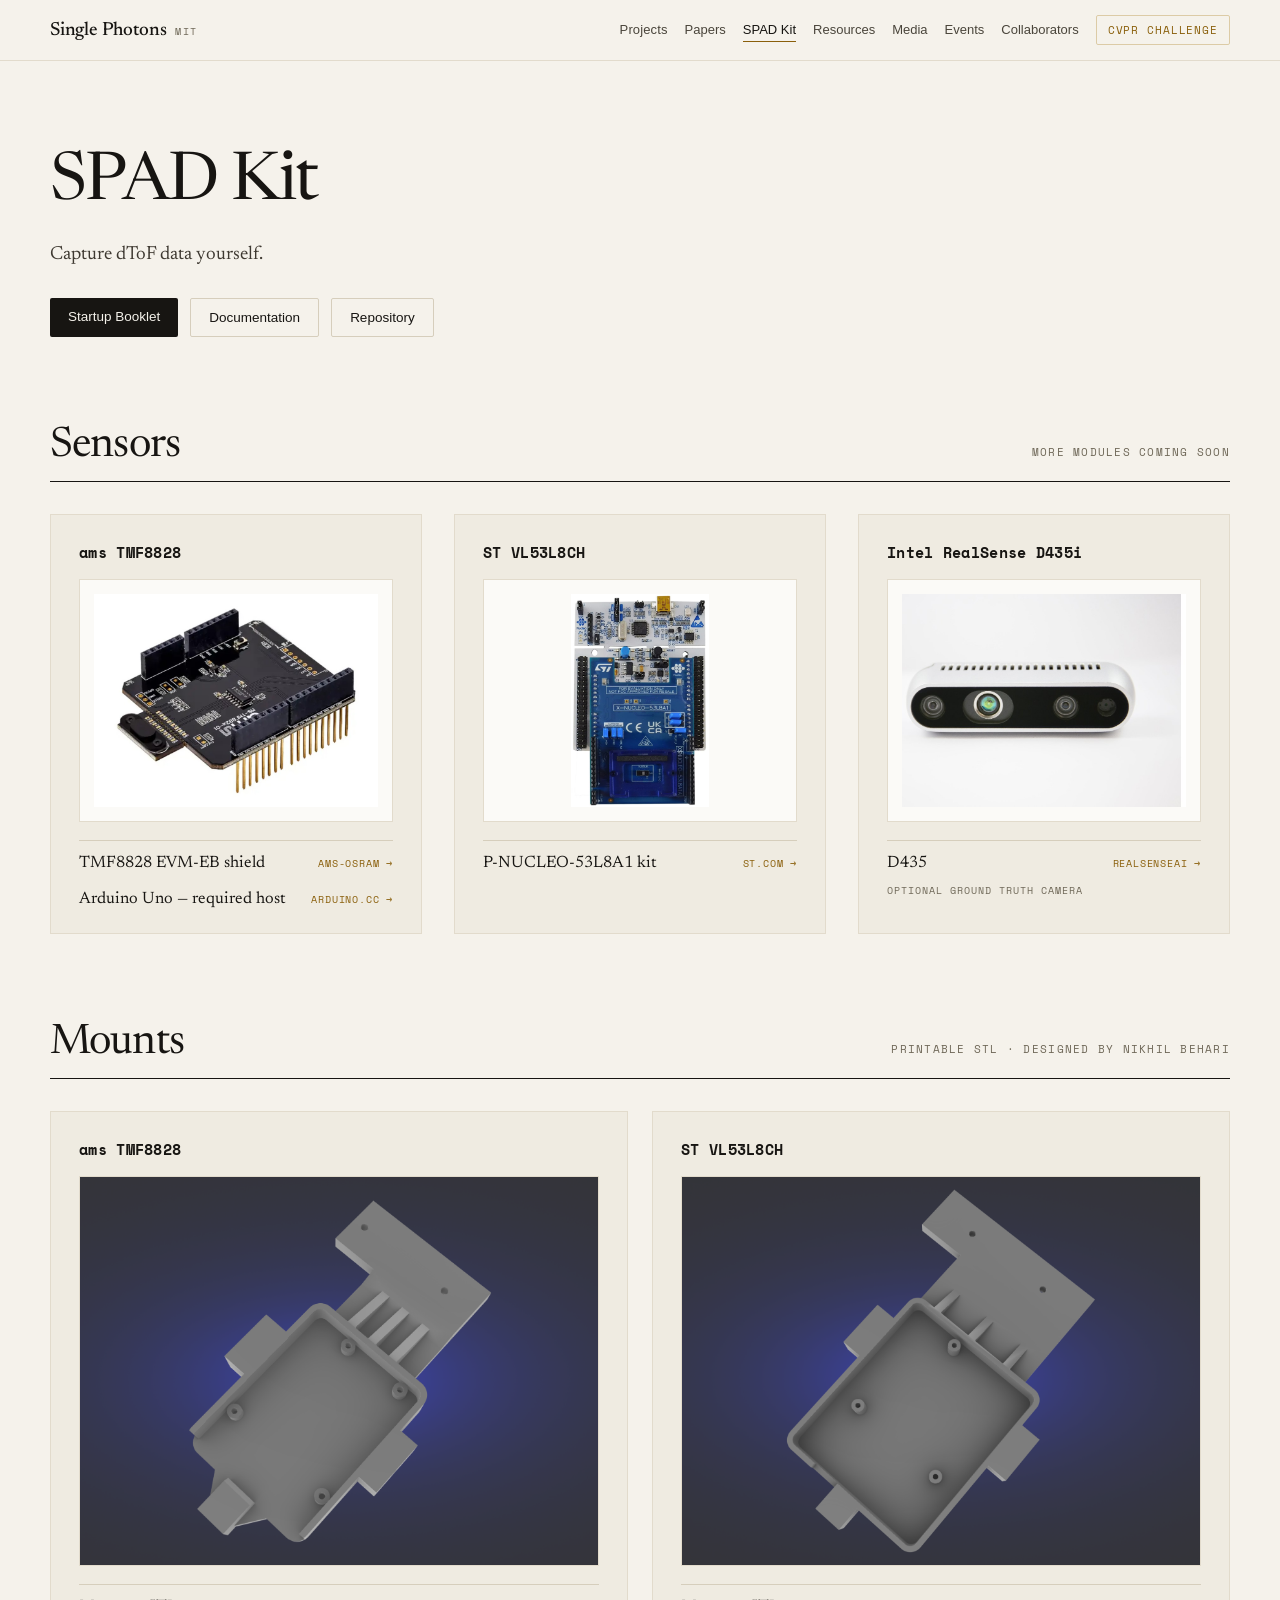
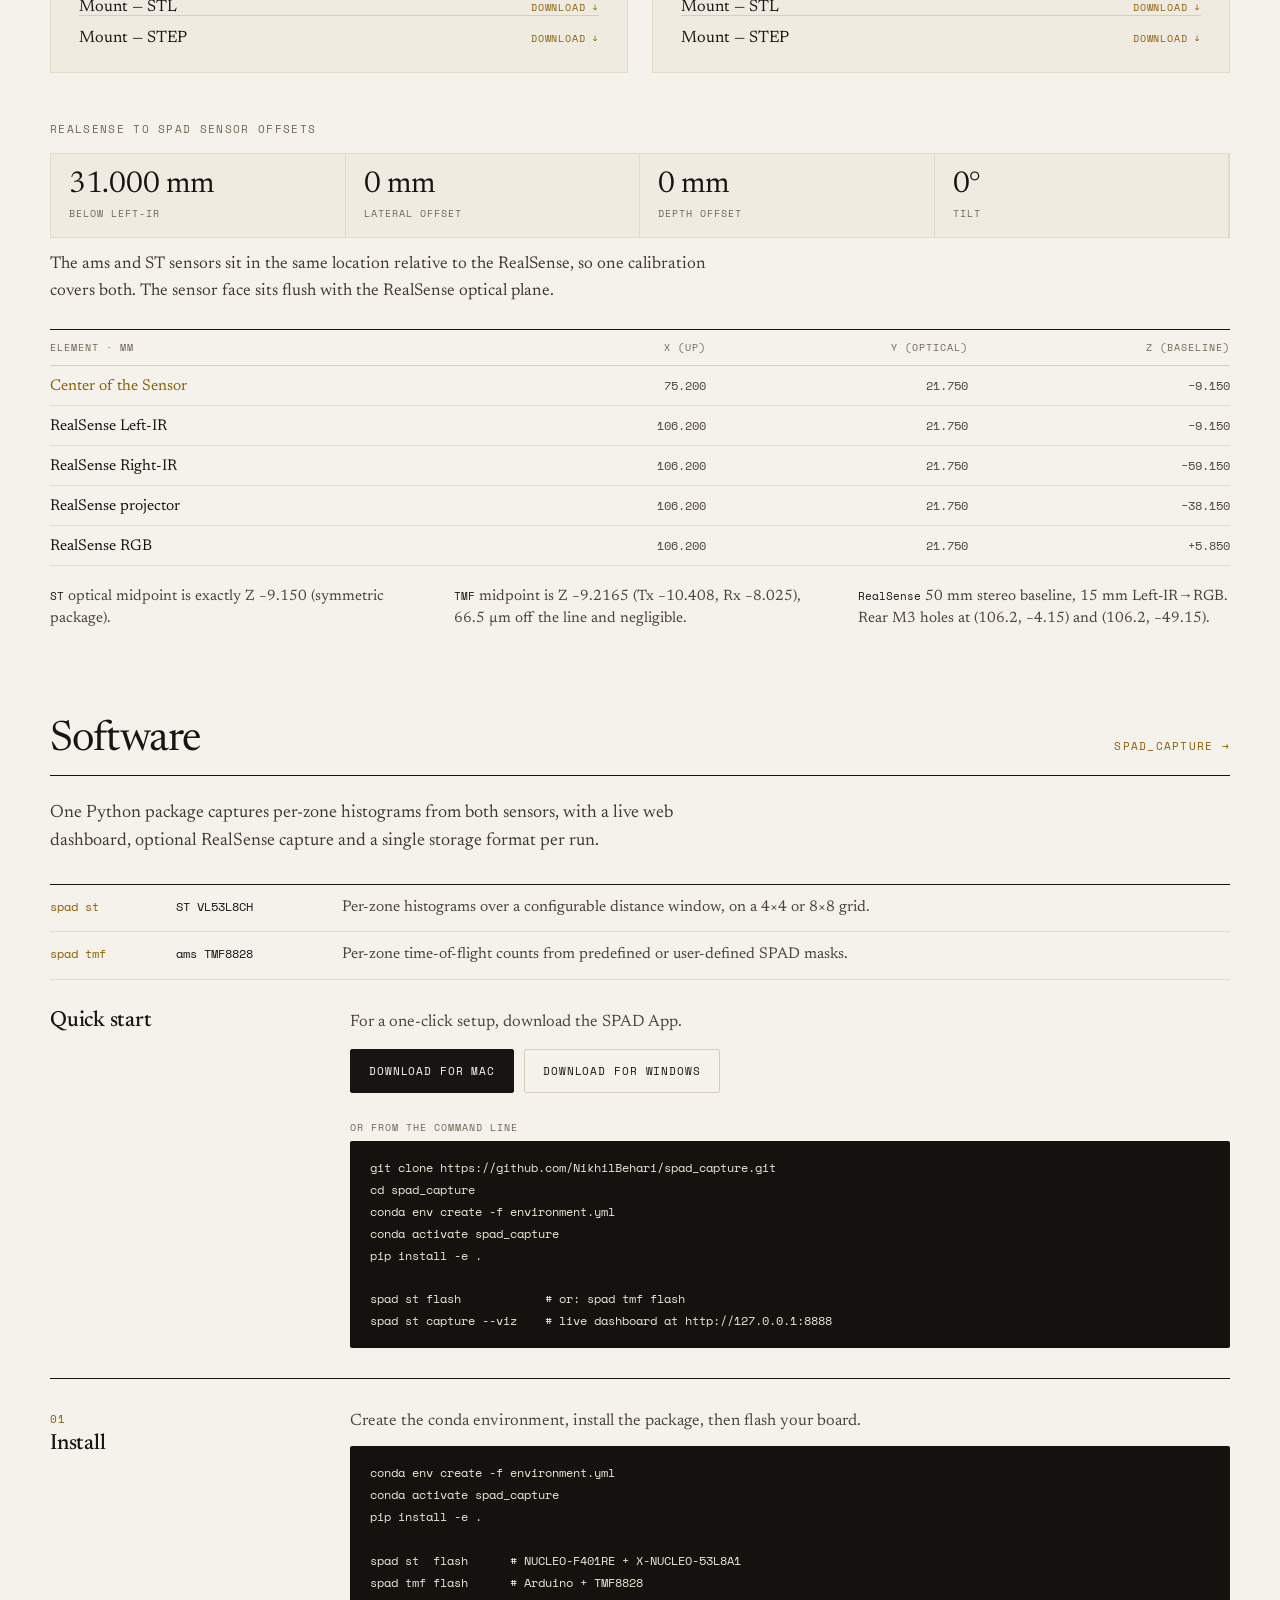
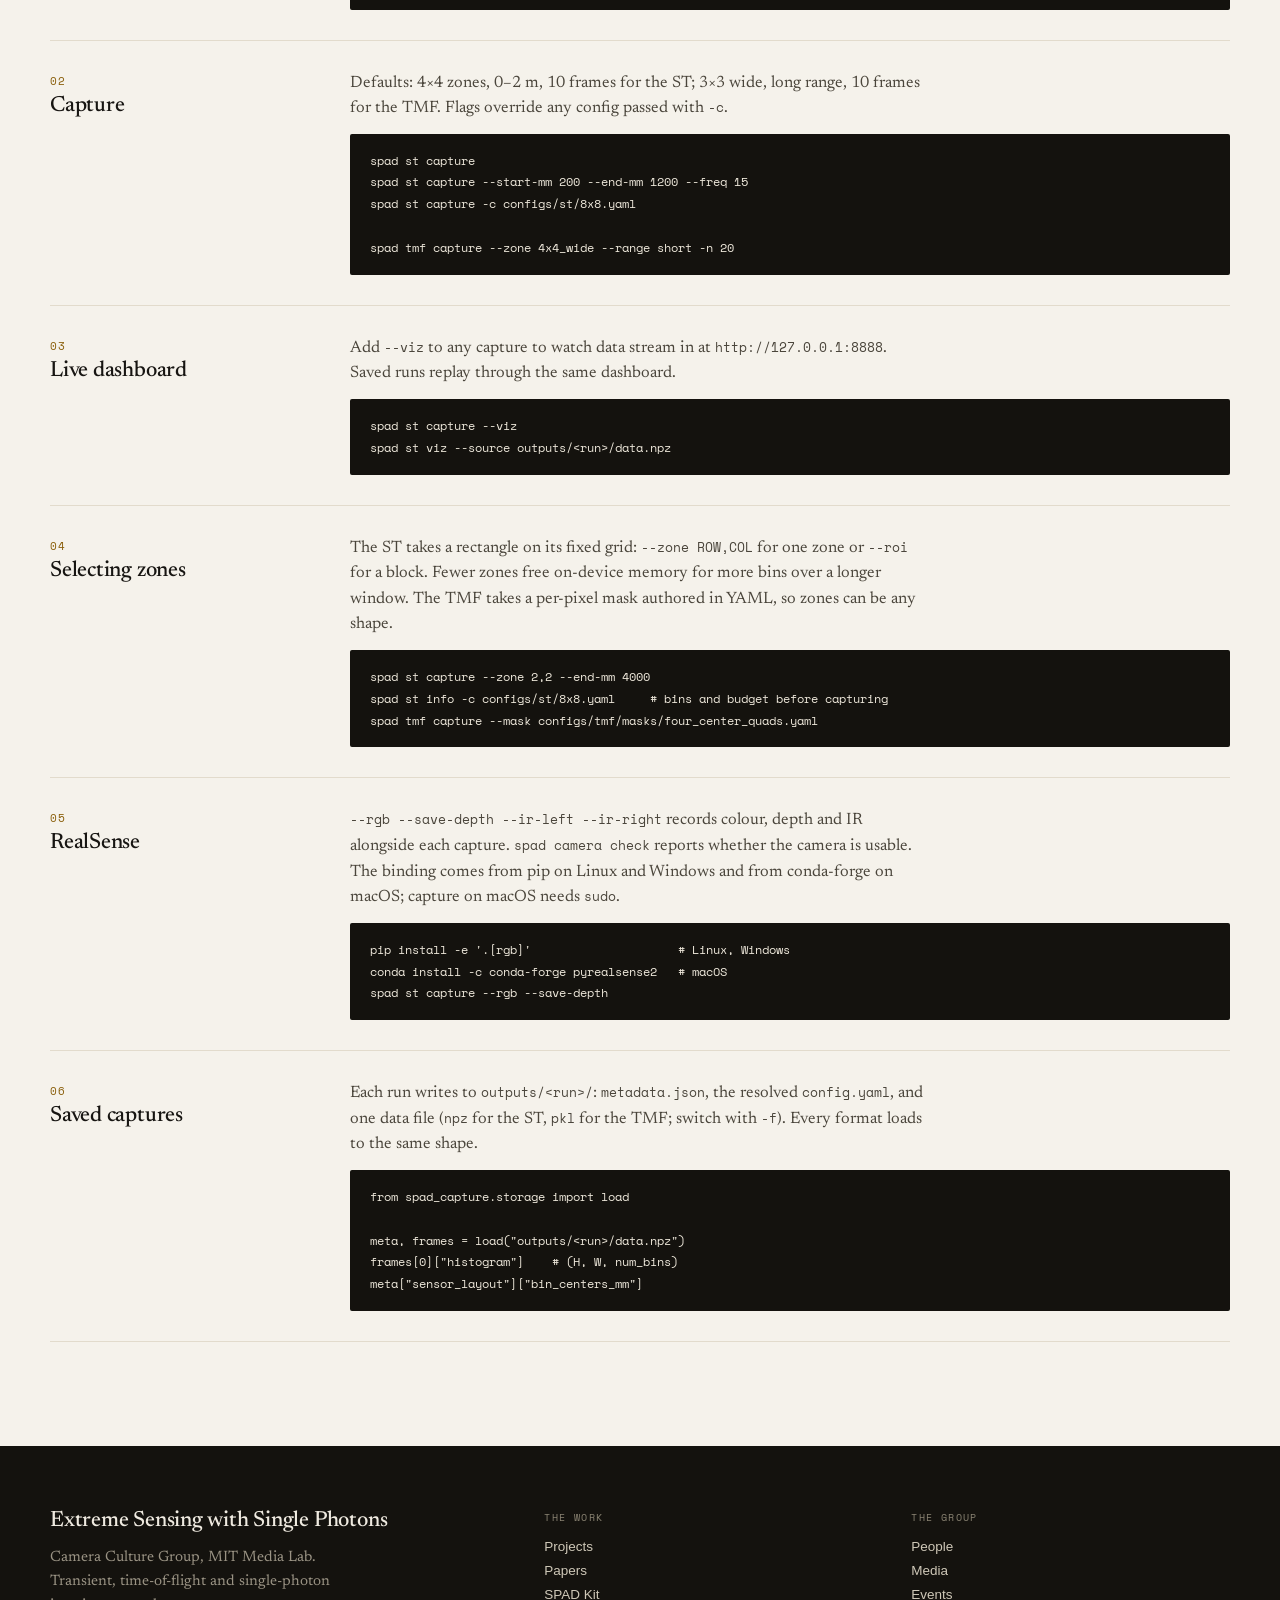
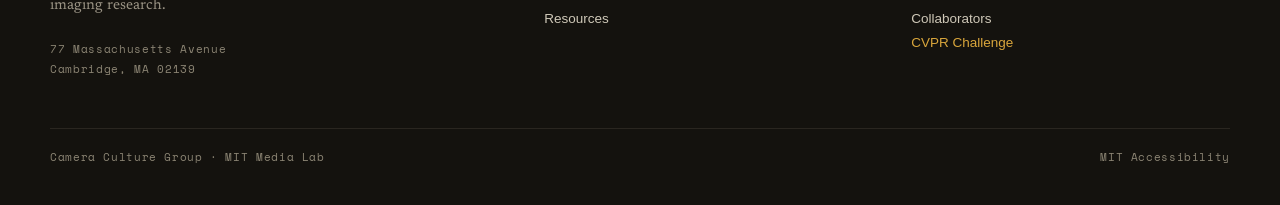
<file: spad-kit.html>
<!DOCTYPE html>
<html lang="en">
<head>
<meta charset="utf-8">
<meta name="viewport" content="width=device-width, initial-scale=1">
<title>SPAD Kit · Single Photons</title>
<meta name="description" content="Single-photon, transient and time-of-flight imaging research from the Camera Culture group at the MIT Media Lab, 2008 to today.">
<link rel="preconnect" href="https://fonts.googleapis.com">
<link rel="preconnect" href="https://fonts.gstatic.com" crossorigin>
<link href="https://fonts.googleapis.com/css2?family=Newsreader:ital,opsz,wght@0,6..72,300..600;1,6..72,300..500&family=Space+Mono:wght@400;700&display=swap" rel="stylesheet">
<style>
body { margin:0; background:#F5F2EB; color:#171512; -webkit-font-smoothing:antialiased; }
a { color:#8A5F0B; }
a:hover { color:#171512; }
.hv1:hover{color:#171512 !important;border-bottom:1px solid #8A5F0B !important}
.hv2:hover{background:#8A5F0B !important;color:#FBF9F4 !important;border:1px solid #8A5F0B !important}
.hv3:hover{background:#8A5F0B !important}
.hv4:hover{border:1px solid #171512 !important}
.hv5:hover{color:#8A5F0B !important}
.hv6:hover{background:#8A5F0B !important;border:1px solid #8A5F0B !important}
.hv7:hover{color:#D9A63C !important}
.hv8:hover{color:#EFEAE0 !important}
</style>
<script src="reveal.js" defer></script>
<link rel="stylesheet" href="mobile.css">
</head>
<body>
<div style="background:#F5F2EB">
  <div style="position:sticky;top:0;z-index:50;background:rgba(245,242,235,0.92);backdrop-filter:blur(10px);border-bottom:1px solid #E2DBCC">
  <div data-m="navbar px" style="max-width:1180px;margin:0 auto;padding:0 32px;display:flex;align-items:center;gap:32px;min-height:60px;flex-wrap:wrap">
    <a href="index.html" style="display:flex;align-items:baseline;gap:9px;text-decoration:none;color:#171512;flex:0 0 auto">
      <span style="font-family:Newsreader,Georgia,serif;font-size:19px;font-weight:500;letter-spacing:-0.01em;white-space:nowrap">Single Photons</span>
      <span style="font-family:'Space Mono',monospace;font-size:10px;letter-spacing:0.14em;text-transform:uppercase;color:#6F6858">MIT</span>
    </a>
    <button data-m="navbtn" type="button" id="navbtn" aria-expanded="false" aria-label="Toggle menu" style="display:none;margin-left:auto;align-items:center;min-height:44px;padding:0 4px;background:transparent;border:0;font-family:'Space Mono',monospace;font-size:11px;letter-spacing:0.12em;text-transform:uppercase;color:#171512;cursor:pointer">Menu</button>
    <nav data-m="nav" id="sitenav" data-open="false" style="display:flex;align-items:center;gap:17px;margin-left:auto;flex-wrap:wrap;row-gap:8px">
      <a data-nav="Projects" href="projects.html" style="font-family:'Helvetica Neue',Helvetica,Arial,sans-serif;font-size:13px;letter-spacing:0.01em;color:#4A453B;text-decoration:none;padding:4px 0;border-bottom:1px solid transparent;white-space:nowrap" class="hv1">Projects</a>
      <a data-nav="Papers" href="papers.html" style="font-family:'Helvetica Neue',Helvetica,Arial,sans-serif;font-size:13px;color:#4A453B;text-decoration:none;padding:4px 0;border-bottom:1px solid transparent;white-space:nowrap" class="hv1">Papers</a>
      <a data-nav="SPAD Kit" href="spad-kit.html" style="font-family:'Helvetica Neue',Helvetica,Arial,sans-serif;font-size:13px;color:#4A453B;text-decoration:none;padding:4px 0;border-bottom:1px solid transparent;white-space:nowrap" class="hv1">SPAD Kit</a>
      <a data-nav="Resources" href="resources.html" style="font-family:'Helvetica Neue',Helvetica,Arial,sans-serif;font-size:13px;color:#4A453B;text-decoration:none;padding:4px 0;border-bottom:1px solid transparent;white-space:nowrap" class="hv1">Resources</a>
      <a data-nav="Media" href="media.html" style="font-family:'Helvetica Neue',Helvetica,Arial,sans-serif;font-size:13px;color:#4A453B;text-decoration:none;padding:4px 0;border-bottom:1px solid transparent;white-space:nowrap" class="hv1">Media</a>
      <a data-nav="Events" href="events.html" style="font-family:'Helvetica Neue',Helvetica,Arial,sans-serif;font-size:13px;color:#4A453B;text-decoration:none;padding:4px 0;border-bottom:1px solid transparent;white-space:nowrap" class="hv1">Events</a>
      <a data-nav="Sponsors" href="Collaborators.html" style="font-family:'Helvetica Neue',Helvetica,Arial,sans-serif;font-size:13px;color:#4A453B;text-decoration:none;padding:4px 0;border-bottom:1px solid transparent;white-space:nowrap" class="hv1">Collaborators</a>
      <a data-nav="Challenge" href="challenge.html" style="font-family:'Space Mono',monospace;font-size:11px;letter-spacing:0.08em;text-transform:uppercase;color:#8A5F0B;text-decoration:none;border:1px solid #DCCBA6;padding:6px 11px;border-radius:2px;white-space:nowrap" class="hv2">CVPR Challenge</a>
    </nav>
  </div>
</div>

  <section data-m="px" style="max-width:1180px;margin:0 auto;padding:88px 32px 0">
    <h1 style="font-family:Newsreader,Georgia,serif;font-weight:400;font-size:clamp(38px,5.2vw,68px);line-height:1.04;letter-spacing:-0.025em;margin:0">SPAD Kit</h1>
    <p style="font-family:Newsreader,Georgia,serif;font-size:19px;line-height:1.55;color:#3E3931;margin:22px 0 0;max-width:62ch;text-wrap:pretty">Capture dToF data yourself.</p>
    <div style="display:flex;gap:12px;flex-wrap:wrap;margin-top:28px">
      <a href="assets/spad-kit-startup-guide.pdf" style="font-family:'Helvetica Neue',Helvetica,Arial,sans-serif;font-size:13.5px;background:#171512;color:#F5F2EB;text-decoration:none;padding:11px 18px;border-radius:2px" class="hv3">Startup Booklet</a>
      <a href="https://github.com/NikhilBehari/spad_capture/blob/main/docs/docs.md" style="font-family:'Helvetica Neue',Helvetica,Arial,sans-serif;font-size:13.5px;color:#171512;text-decoration:none;padding:11px 18px;border:1px solid #D6CEBC;border-radius:2px" class="hv4">Documentation</a>
      <a href="https://github.com/NikhilBehari/spad_capture" style="font-family:'Helvetica Neue',Helvetica,Arial,sans-serif;font-size:13.5px;color:#171512;text-decoration:none;padding:11px 18px;border:1px solid #D6CEBC;border-radius:2px" class="hv4">Repository</a>
    </div>
  </section>

  <section data-m="px sec" style="max-width:1180px;margin:88px auto 0;padding:0 32px">
    <div style="display:flex;align-items:baseline;justify-content:space-between;gap:24px;border-bottom:1px solid #171512;padding-bottom:14px;flex-wrap:wrap">
      <h2 style="font-family:Newsreader,Georgia,serif;font-weight:400;font-size:clamp(28px,3.4vw,42px);letter-spacing:-0.02em;margin:0">Sensors</h2>
      <span style="font-family:'Space Mono',monospace;font-size:10.5px;letter-spacing:0.12em;text-transform:uppercase;color:#6F6858">More modules coming soon</span>
    </div>

    <div style="display:grid;grid-template-columns:repeat(auto-fit,minmax(min(320px,100%),1fr));gap:32px;margin-top:32px">
      <div style="border:1px solid #E2DBCC;background:#EFEBE1;padding:26px 28px">
        <h3 style="font-family:'Space Mono',monospace;font-size:15px;letter-spacing:0.02em;margin:0 0 0">ams TMF8828</h3>
        <div style="margin-top:16px;aspect-ratio:4/3;background:#FBFAF7;border:1px solid #E2DBCC;display:flex;align-items:center;justify-content:center;padding:14px;overflow:hidden">
          <img src="assets/hardware/tmf8828-shield.jpg" alt="ams TMF8828 EVM-EB shield, an Arduino-format evaluation board carrying the TMF8828 sensor" style="max-width:100%;max-height:100%;object-fit:contain;display:block">
        </div>
        <a href="https://ams-osram.com/products/boards-kits-accessories/kits/ams-tmf8828-evm-eb-shield-evaluation-kit" style="display:flex;justify-content:space-between;gap:16px;align-items:baseline;margin-top:18px;padding-top:14px;border-top:1px solid #D6CEBC;text-decoration:none;color:#171512" class="hv5">
          <span style="font-family:Newsreader,Georgia,serif;font-size:16.5px">TMF8828 EVM-EB shield</span>
          <span style="font-family:'Space Mono',monospace;font-size:10px;letter-spacing:0.08em;text-transform:uppercase;color:#8A5F0B">ams-osram →</span>
        </a>
        <a href="https://store.arduino.cc/products/arduino-uno-rev3" style="display:flex;justify-content:space-between;gap:16px;align-items:baseline;margin-top:10px;padding-top:10px;text-decoration:none;color:#171512" class="hv5">
          <span style="font-family:Newsreader,Georgia,serif;font-size:16.5px">Arduino Uno &mdash; required host</span>
          <span style="font-family:'Space Mono',monospace;font-size:10px;letter-spacing:0.08em;text-transform:uppercase;color:#8A5F0B">arduino.cc →</span>
        </a>
      </div>

      <div style="border:1px solid #E2DBCC;background:#EFEBE1;padding:26px 28px">
        <h3 style="font-family:'Space Mono',monospace;font-size:15px;letter-spacing:0.02em;margin:0 0 0">ST VL53L8CH</h3>
        <div style="margin-top:16px;aspect-ratio:4/3;background:#FBFAF7;border:1px solid #E2DBCC;display:flex;align-items:center;justify-content:center;padding:14px;overflow:hidden">
          <img src="assets/hardware/vl53l8ch-nucleo.jpg" alt="ST P-NUCLEO-53L8A1: X-NUCLEO-53L8A1 expansion board with the VL53L8 sensor, stacked on a NUCLEO development board" style="max-width:100%;max-height:100%;object-fit:contain;display:block">
        </div>
        <a href="https://www.st.com/en/evaluation-tools/p-nucleo-53l8a1.html" style="display:flex;justify-content:space-between;gap:16px;align-items:baseline;margin-top:18px;padding-top:14px;border-top:1px solid #D6CEBC;text-decoration:none;color:#171512" class="hv5">
          <span style="font-family:Newsreader,Georgia,serif;font-size:16.5px">P-NUCLEO-53L8A1 kit</span>
          <span style="font-family:'Space Mono',monospace;font-size:10px;letter-spacing:0.08em;text-transform:uppercase;color:#8A5F0B">st.com →</span>
        </a>
            </div>

      <div style="border:1px solid #E2DBCC;background:#EFEBE1;padding:26px 28px">
        <h3 style="font-family:'Space Mono',monospace;font-size:15px;letter-spacing:0.02em;margin:0 0 0">Intel RealSense D435i</h3>
        <div style="margin-top:16px;aspect-ratio:4/3;background:#FBFAF7;border:1px solid #E2DBCC;display:flex;align-items:center;justify-content:center;padding:14px;overflow:hidden">
          <img src="assets/hardware/realsense-d435i.jpg" alt="Intel RealSense D435i depth camera, front view showing the stereo pair, RGB lens and infrared projector" style="max-width:100%;max-height:100%;object-fit:contain;display:block">
        </div>
        <a href="https://www.realsenseai.com/products/stereo-depth-camera-d435/" style="display:flex;justify-content:space-between;gap:16px;align-items:baseline;margin-top:18px;padding-top:14px;border-top:1px solid #D6CEBC;text-decoration:none;color:#171512" class="hv5">
          <span style="font-family:Newsreader,Georgia,serif;font-size:16.5px">D435</span>
          <span style="font-family:'Space Mono',monospace;font-size:10px;letter-spacing:0.08em;text-transform:uppercase;color:#8A5F0B">realsenseai →</span>
        </a>
        <span style="display:block;margin-top:12px;font-family:'Space Mono',monospace;font-size:10px;letter-spacing:0.1em;text-transform:uppercase;color:#6F6858">Optional ground truth camera</span>
      </div>
    </div>

  </section>

  <section data-m="px sec" style="max-width:1180px;margin:88px auto 0;padding:0 32px">
    <div style="display:flex;align-items:baseline;justify-content:space-between;gap:24px;border-bottom:1px solid #171512;padding-bottom:14px;flex-wrap:wrap">
      <h2 style="font-family:Newsreader,Georgia,serif;font-weight:400;font-size:clamp(28px,3.4vw,42px);letter-spacing:-0.02em;margin:0">Mounts</h2>
      <span style="font-family:'Space Mono',monospace;font-size:10.5px;letter-spacing:0.12em;text-transform:uppercase;color:#6F6858">Printable STL · Designed by Nikhil Behari</span>
    </div>
    <div style="display:grid;grid-template-columns:repeat(auto-fit,minmax(min(240px,100%),1fr));gap:24px;margin-top:32px">
      <div style="border:1px solid #E2DBCC;background:#EFEBE1;padding:26px 28px">
        <h3 style="font-family:'Space Mono',monospace;font-size:15px;letter-spacing:0.02em;margin:0 0 0">ams TMF8828</h3>
        <div style="margin-top:16px;aspect-ratio:4/3;background:#3B3B3B;border:1px solid #E2DBCC;overflow:hidden">
          <img src="assets/hardware/tmf8828-mount-v2-crop.png" alt="ams TMF8828 mount, top view showing the board enclosure, standoffs and mounting plate" style="width:100%;height:100%;object-fit:cover;display:block">
        </div>
        <a download="ams-tmf8828-mount.stl" href="assets/hardware/tmf8828-mount-v2.stl" style="display:flex;justify-content:space-between;gap:16px;align-items:baseline;margin-top:18px;padding-top:14px;border-top:1px solid #D6CEBC;text-decoration:none;color:#171512" class="hv5">
          <span style="font-family:Newsreader,Georgia,serif;font-size:16.5px">Mount &mdash; STL</span>
          <span style="font-family:'Space Mono',monospace;font-size:10px;letter-spacing:0.08em;text-transform:uppercase;color:#8A5F0B">download &darr;</span>
        </a>
        <a download="ams-tmf8828-mount.step" href="assets/hardware/tmf8828-mount-v2.step" style="display:flex;justify-content:space-between;gap:16px;align-items:baseline;margin-top:0;padding-top:14px;border-top:1px solid #D6CEBC;text-decoration:none;color:#171512" class="hv5">
          <span style="font-family:Newsreader,Georgia,serif;font-size:16.5px">Mount &mdash; STEP</span>
          <span style="font-family:'Space Mono',monospace;font-size:10px;letter-spacing:0.08em;text-transform:uppercase;color:#8A5F0B">download &darr;</span>
        </a>
      
      </div>
      <div style="border:1px solid #E2DBCC;background:#EFEBE1;padding:26px 28px">
        <h3 style="font-family:'Space Mono',monospace;font-size:15px;letter-spacing:0.02em;margin:0 0 0">ST VL53L8CH</h3>
        <div style="margin-top:16px;aspect-ratio:4/3;background:#3B3B3B;border:1px solid #E2DBCC;overflow:hidden">
          <img src="assets/hardware/st-mount-v2-crop.png" alt="ST VL53L8CH mount, top view showing the board enclosure, standoffs and mounting plate" style="width:100%;height:100%;object-fit:cover;display:block">
        </div>
        <a download="st-vl53l8ch-mount.stl" href="assets/hardware/st-vl53l8ch-mount-v2.stl" style="display:flex;justify-content:space-between;gap:16px;align-items:baseline;margin-top:18px;padding-top:14px;border-top:1px solid #D6CEBC;text-decoration:none;color:#171512" class="hv5">
          <span style="font-family:Newsreader,Georgia,serif;font-size:16.5px">Mount &mdash; STL</span>
          <span style="font-family:'Space Mono',monospace;font-size:10px;letter-spacing:0.08em;text-transform:uppercase;color:#8A5F0B">download &darr;</span>
        </a>
        <a download="st-vl53l8ch-mount.step" href="assets/hardware/st-vl53l8ch-mount-v2.step" style="display:flex;justify-content:space-between;gap:16px;align-items:baseline;margin-top:0;padding-top:14px;border-top:1px solid #D6CEBC;text-decoration:none;color:#171512" class="hv5">
          <span style="font-family:Newsreader,Georgia,serif;font-size:16.5px">Mount &mdash; STEP</span>
          <span style="font-family:'Space Mono',monospace;font-size:10px;letter-spacing:0.08em;text-transform:uppercase;color:#8A5F0B">download &darr;</span>
        </a>
      </div>
    </div>
    <div style="margin-top:48px">
      <h3 style="font-family:'Space Mono',monospace;font-size:11px;letter-spacing:0.12em;text-transform:uppercase;color:#6F6858;margin:0;font-weight:400">RealSense to SPAD Sensor Offsets</h3>
      <div style="margin-top:16px;display:grid;grid-template-columns:repeat(auto-fit,minmax(min(150px,100%),1fr));border:1px solid #E2DBCC;background:#EFEBE1">
        <div style="padding:16px 18px;border-right:1px solid #E2DBCC;display:flex;flex-direction:column;gap:6px"><span style="font-family:Newsreader,Georgia,serif;font-size:30px;line-height:1;letter-spacing:-0.01em;color:#171512">31.000 mm</span><span style="font-family:'Space Mono',monospace;font-size:10px;letter-spacing:0.1em;text-transform:uppercase;color:#6F6858">Below Left-IR</span></div>
        <div style="padding:16px 18px;border-right:1px solid #E2DBCC;display:flex;flex-direction:column;gap:6px"><span style="font-family:Newsreader,Georgia,serif;font-size:30px;line-height:1;letter-spacing:-0.01em;color:#171512">0 mm</span><span style="font-family:'Space Mono',monospace;font-size:10px;letter-spacing:0.1em;text-transform:uppercase;color:#6F6858">Lateral offset</span></div>
        <div style="padding:16px 18px;border-right:1px solid #E2DBCC;display:flex;flex-direction:column;gap:6px"><span style="font-family:Newsreader,Georgia,serif;font-size:30px;line-height:1;letter-spacing:-0.01em;color:#171512">0 mm</span><span style="font-family:'Space Mono',monospace;font-size:10px;letter-spacing:0.1em;text-transform:uppercase;color:#6F6858">Depth offset</span></div>
        <div style="padding:16px 18px;border-right:1px solid #E2DBCC;display:flex;flex-direction:column;gap:6px"><span style="font-family:Newsreader,Georgia,serif;font-size:30px;line-height:1;letter-spacing:-0.01em;color:#171512">0°</span><span style="font-family:'Space Mono',monospace;font-size:10px;letter-spacing:0.1em;text-transform:uppercase;color:#6F6858">Tilt</span></div>
      </div>
      <p style="font-family:Newsreader,Georgia,serif;font-size:17px;line-height:1.55;color:#3E3931;margin:14px 0 0;max-width:68ch;text-wrap:pretty">The ams and ST sensors sit in the same location relative to the RealSense, so one calibration covers both. The sensor face sits flush with the RealSense optical plane.</p>
      <div style="margin-top:24px;border-top:1px solid #171512;overflow-x:auto">
        <div data-m="tbl" style="display:grid;grid-template-columns:minmax(0,1.6fr) repeat(3,minmax(0,1fr));gap:16px;padding:10px 0;border-bottom:1px solid #D6CEBC;align-items:baseline"><span style="font-family:'Space Mono',monospace;font-size:10px;letter-spacing:0.1em;text-transform:uppercase;color:#6F6858">Element · mm</span><span style="font-family:'Space Mono',monospace;font-size:10px;letter-spacing:0.1em;text-transform:uppercase;color:#6F6858;text-align:right">X (up)</span><span style="font-family:'Space Mono',monospace;font-size:10px;letter-spacing:0.1em;text-transform:uppercase;color:#6F6858;text-align:right">Y (optical)</span><span style="font-family:'Space Mono',monospace;font-size:10px;letter-spacing:0.1em;text-transform:uppercase;color:#6F6858;text-align:right">Z (baseline)</span></div>
        <div data-m="tbl" style="display:grid;grid-template-columns:minmax(0,1.6fr) repeat(3,minmax(0,1fr));gap:16px;padding:11px 0;border-bottom:1px solid #E2DBCC;align-items:baseline"><span style="font-family:Newsreader,Georgia,serif;font-size:15.5px;color:#8A5F0B">Center of the Sensor</span><span style="font-family:'Space Mono',monospace;font-size:12px;color:#4A453B;text-align:right">75.200</span><span style="font-family:'Space Mono',monospace;font-size:12px;color:#4A453B;text-align:right">21.750</span><span style="font-family:'Space Mono',monospace;font-size:12px;color:#4A453B;text-align:right">−9.150</span></div>
        <div data-m="tbl" style="display:grid;grid-template-columns:minmax(0,1.6fr) repeat(3,minmax(0,1fr));gap:16px;padding:11px 0;border-bottom:1px solid #E2DBCC;align-items:baseline"><span style="font-family:Newsreader,Georgia,serif;font-size:15.5px;color:#171512">RealSense Left-IR</span><span style="font-family:'Space Mono',monospace;font-size:12px;color:#4A453B;text-align:right">106.200</span><span style="font-family:'Space Mono',monospace;font-size:12px;color:#4A453B;text-align:right">21.750</span><span style="font-family:'Space Mono',monospace;font-size:12px;color:#4A453B;text-align:right">−9.150</span></div>
        <div data-m="tbl" style="display:grid;grid-template-columns:minmax(0,1.6fr) repeat(3,minmax(0,1fr));gap:16px;padding:11px 0;border-bottom:1px solid #E2DBCC;align-items:baseline"><span style="font-family:Newsreader,Georgia,serif;font-size:15.5px;color:#171512">RealSense Right-IR</span><span style="font-family:'Space Mono',monospace;font-size:12px;color:#4A453B;text-align:right">106.200</span><span style="font-family:'Space Mono',monospace;font-size:12px;color:#4A453B;text-align:right">21.750</span><span style="font-family:'Space Mono',monospace;font-size:12px;color:#4A453B;text-align:right">−59.150</span></div>
        <div data-m="tbl" style="display:grid;grid-template-columns:minmax(0,1.6fr) repeat(3,minmax(0,1fr));gap:16px;padding:11px 0;border-bottom:1px solid #E2DBCC;align-items:baseline"><span style="font-family:Newsreader,Georgia,serif;font-size:15.5px;color:#171512">RealSense projector</span><span style="font-family:'Space Mono',monospace;font-size:12px;color:#4A453B;text-align:right">106.200</span><span style="font-family:'Space Mono',monospace;font-size:12px;color:#4A453B;text-align:right">21.750</span><span style="font-family:'Space Mono',monospace;font-size:12px;color:#4A453B;text-align:right">−38.150</span></div>
        <div data-m="tbl" style="display:grid;grid-template-columns:minmax(0,1.6fr) repeat(3,minmax(0,1fr));gap:16px;padding:11px 0;border-bottom:1px solid #E2DBCC;align-items:baseline"><span style="font-family:Newsreader,Georgia,serif;font-size:15.5px;color:#171512">RealSense RGB</span><span style="font-family:'Space Mono',monospace;font-size:12px;color:#4A453B;text-align:right">106.200</span><span style="font-family:'Space Mono',monospace;font-size:12px;color:#4A453B;text-align:right">21.750</span><span style="font-family:'Space Mono',monospace;font-size:12px;color:#4A453B;text-align:right">+5.850</span></div>
      </div>
      <div style="display:grid;grid-template-columns:repeat(auto-fit,minmax(min(240px,100%),1fr));gap:12px 32px;margin-top:20px;font-family:Newsreader,Georgia,serif;font-size:15px;line-height:1.5;color:#4A453B">
        <p style="margin:0"><span style="font-family:'Space Mono',monospace;font-size:11px;color:#171512">ST</span> optical midpoint is exactly Z −9.150 (symmetric package).</p>
        <p style="margin:0"><span style="font-family:'Space Mono',monospace;font-size:11px;color:#171512">TMF</span> midpoint is Z −9.2165 (Tx −10.408, Rx −8.025), 66.5 µm off the line and negligible.</p>
        <p style="margin:0"><span style="font-family:'Space Mono',monospace;font-size:11px;color:#171512">RealSense</span> 50 mm stereo baseline, 15 mm Left-IR→RGB. Rear M3 holes at (106.2, −4.15) and (106.2, −49.15).</p>
      </div>
    </div>
  </section>

  <section data-m="px sec" style="max-width:1180px;margin:88px auto 0;padding:0 32px">
    <div style="display:flex;align-items:baseline;justify-content:space-between;gap:24px;border-bottom:1px solid #171512;padding-bottom:14px;flex-wrap:wrap">
      <h2 style="font-family:Newsreader,Georgia,serif;font-weight:400;font-size:clamp(28px,3.4vw,42px);letter-spacing:-0.02em;margin:0">Software</h2>
      <a href="https://github.com/NikhilBehari/spad_capture" style="font-family:'Space Mono',monospace;font-size:10.5px;letter-spacing:0.12em;text-transform:uppercase;color:#8A5F0B;text-decoration:none">spad_capture →</a>
    </div>
    <p style="font-family:Newsreader,Georgia,serif;font-size:18px;line-height:1.55;color:#3E3931;margin:24px 0 0;max-width:68ch;text-wrap:pretty">One Python package captures per-zone histograms from both sensors, with a live web dashboard, optional RealSense capture and a single storage format per run.</p>
    <div style="margin-top:28px;border-top:1px solid #171512">
      <div data-m="row2" style="display:grid;grid-template-columns:110px 150px minmax(0,1fr);gap:16px;padding:12px 0;border-bottom:1px solid #E2DBCC;align-items:baseline"><span style="font-family:'Space Mono',monospace;font-size:12px;color:#8A5F0B">spad st</span><span style="font-family:'Space Mono',monospace;font-size:12px;color:#171512">ST VL53L8CH</span><span style="font-family:Newsreader,Georgia,serif;font-size:15.5px;line-height:1.45;color:#4A453B">Per-zone histograms over a configurable distance window, on a 4×4 or 8×8 grid.</span></div>
      <div data-m="row2" style="display:grid;grid-template-columns:110px 150px minmax(0,1fr);gap:16px;padding:12px 0;border-bottom:1px solid #E2DBCC;align-items:baseline"><span style="font-family:'Space Mono',monospace;font-size:12px;color:#8A5F0B">spad tmf</span><span style="font-family:'Space Mono',monospace;font-size:12px;color:#171512">ams TMF8828</span><span style="font-family:Newsreader,Georgia,serif;font-size:15.5px;line-height:1.45;color:#4A453B">Per-zone time-of-flight counts from predefined or user-defined SPAD masks.</span></div>
    </div>

    <div data-m="stack" style="display:grid;grid-template-columns:minmax(0,260px) minmax(0,1fr);gap:40px;padding:30px 0;border-bottom:1px solid #171512">
      <div>
        <h3 style="font-family:Newsreader,Georgia,serif;font-weight:500;font-size:22px;letter-spacing:-0.01em;margin:0">Quick start</h3>
      </div>
      <div style="min-width:0;display:flex;flex-direction:column;gap:24px">
        <div>
          <p style="font-family:Newsreader,Georgia,serif;font-size:16.5px;line-height:1.55;color:#4A453B;margin:0;max-width:64ch">For a one-click setup, download the SPAD App.</p>
          <div style="display:flex;gap:10px;flex-wrap:wrap;margin-top:14px">
            <a href="https://github.com/NikhilBehari/spad_capture/releases/latest/download/SPAD-App-mac.zip" style="font-family:'Space Mono',monospace;font-size:11px;letter-spacing:0.08em;text-transform:uppercase;text-decoration:none;padding:11px 18px;border-radius:2px;display:inline-flex;align-items:center;min-height:44px;box-sizing:border-box;background:#171512;color:#FBF9F4;border:1px solid #171512" class="hv6">Download for Mac</a>
            <a href="https://github.com/NikhilBehari/spad_capture/releases/latest/download/SPAD-App-win.zip" style="font-family:'Space Mono',monospace;font-size:11px;letter-spacing:0.08em;text-transform:uppercase;text-decoration:none;padding:11px 18px;border-radius:2px;display:inline-flex;align-items:center;min-height:44px;box-sizing:border-box;background:transparent;color:#171512;border:1px solid #D6CEBC" class="hv4">Download for Windows</a>
          </div>
        </div>
        <div>
          <span style="font-family:'Space Mono',monospace;font-size:10px;letter-spacing:0.1em;text-transform:uppercase;color:#6F6858">Or from the command line</span>
          <div style="background:#14120E;padding:16px 20px;border-radius:2px;overflow-x:auto;margin-top:6px"><code style="font-family:'Space Mono',monospace;font-size:11.5px;line-height:1.9;color:#EDE7DA;white-space:pre">git clone https://github.com/NikhilBehari/spad_capture.git
cd spad_capture
conda env create -f environment.yml
conda activate spad_capture
pip install -e .

spad st flash            # or: spad tmf flash
spad st capture --viz    # live dashboard at http://127.0.0.1:8888</code></div>
        </div>
      </div>
    </div>
    
    <div data-m="stack" style="display:grid;grid-template-columns:minmax(0,260px) minmax(0,1fr);gap:40px;padding:30px 0;border-bottom:1px solid #E2DBCC">
      <div>
        <span style="font-family:'Space Mono',monospace;font-size:10.5px;letter-spacing:0.12em;color:#8A5F0B">01</span>
        <h3 style="font-family:Newsreader,Georgia,serif;font-weight:500;font-size:22px;letter-spacing:-0.01em;margin:6px 0 0">Install</h3>
      </div>
      <div style="min-width:0"><p style="font-family:Newsreader,Georgia,serif;font-size:16.5px;line-height:1.55;color:#4A453B;margin:0 0 4px;max-width:64ch">Create the conda environment, install the package, then flash your board.</p><div style="background:#14120E;padding:16px 20px;border-radius:2px;overflow-x:auto;margin-top:12px"><code style="font-family:'Space Mono',monospace;font-size:11.5px;line-height:1.9;color:#EDE7DA;white-space:pre">conda env create -f environment.yml
conda activate spad_capture
pip install -e .

spad st  flash      # NUCLEO-F401RE + X-NUCLEO-53L8A1
spad tmf flash      # Arduino + TMF8828</code></div></div>
    </div>
    
    <div data-m="stack" style="display:grid;grid-template-columns:minmax(0,260px) minmax(0,1fr);gap:40px;padding:30px 0;border-bottom:1px solid #E2DBCC">
      <div>
        <span style="font-family:'Space Mono',monospace;font-size:10.5px;letter-spacing:0.12em;color:#8A5F0B">02</span>
        <h3 style="font-family:Newsreader,Georgia,serif;font-weight:500;font-size:22px;letter-spacing:-0.01em;margin:6px 0 0">Capture</h3>
      </div>
      <div style="min-width:0"><p style="font-family:Newsreader,Georgia,serif;font-size:16.5px;line-height:1.55;color:#4A453B;margin:0 0 4px;max-width:64ch">Defaults: 4×4 zones, 0–2 m, 10 frames for the ST; 3×3 wide, long range, 10 frames for the TMF. Flags override any config passed with <code style="font-family:'Space Mono',monospace;font-size:13px">-c</code>.</p><div style="background:#14120E;padding:16px 20px;border-radius:2px;overflow-x:auto;margin-top:12px"><code style="font-family:'Space Mono',monospace;font-size:11.5px;line-height:1.9;color:#EDE7DA;white-space:pre">spad st capture
spad st capture --start-mm 200 --end-mm 1200 --freq 15
spad st capture -c configs/st/8x8.yaml

spad tmf capture --zone 4x4_wide --range short -n 20</code></div></div>
    </div>
    
    <div data-m="stack" style="display:grid;grid-template-columns:minmax(0,260px) minmax(0,1fr);gap:40px;padding:30px 0;border-bottom:1px solid #E2DBCC">
      <div>
        <span style="font-family:'Space Mono',monospace;font-size:10.5px;letter-spacing:0.12em;color:#8A5F0B">03</span>
        <h3 style="font-family:Newsreader,Georgia,serif;font-weight:500;font-size:22px;letter-spacing:-0.01em;margin:6px 0 0">Live dashboard</h3>
      </div>
      <div style="min-width:0"><p style="font-family:Newsreader,Georgia,serif;font-size:16.5px;line-height:1.55;color:#4A453B;margin:0 0 4px;max-width:64ch">Add <code style="font-family:'Space Mono',monospace;font-size:13px">--viz</code> to any capture to watch data stream in at <code style="font-family:'Space Mono',monospace;font-size:13px">http://127.0.0.1:8888</code>. Saved runs replay through the same dashboard.</p><div style="background:#14120E;padding:16px 20px;border-radius:2px;overflow-x:auto;margin-top:12px"><code style="font-family:'Space Mono',monospace;font-size:11.5px;line-height:1.9;color:#EDE7DA;white-space:pre">spad st capture --viz
spad st viz --source outputs/&lt;run&gt;/data.npz</code></div></div>
    </div>
    
    <div data-m="stack" style="display:grid;grid-template-columns:minmax(0,260px) minmax(0,1fr);gap:40px;padding:30px 0;border-bottom:1px solid #E2DBCC">
      <div>
        <span style="font-family:'Space Mono',monospace;font-size:10.5px;letter-spacing:0.12em;color:#8A5F0B">04</span>
        <h3 style="font-family:Newsreader,Georgia,serif;font-weight:500;font-size:22px;letter-spacing:-0.01em;margin:6px 0 0">Selecting zones</h3>
      </div>
      <div style="min-width:0"><p style="font-family:Newsreader,Georgia,serif;font-size:16.5px;line-height:1.55;color:#4A453B;margin:0 0 4px;max-width:64ch">The ST takes a rectangle on its fixed grid: <code style="font-family:'Space Mono',monospace;font-size:13px">--zone ROW,COL</code> for one zone or <code style="font-family:'Space Mono',monospace;font-size:13px">--roi</code> for a block. Fewer zones free on-device memory for more bins over a longer window. The TMF takes a per-pixel mask authored in YAML, so zones can be any shape.</p><div style="background:#14120E;padding:16px 20px;border-radius:2px;overflow-x:auto;margin-top:12px"><code style="font-family:'Space Mono',monospace;font-size:11.5px;line-height:1.9;color:#EDE7DA;white-space:pre">spad st capture --zone 2,2 --end-mm 4000
spad st info -c configs/st/8x8.yaml     # bins and budget before capturing
spad tmf capture --mask configs/tmf/masks/four_center_quads.yaml</code></div></div>
    </div>
    
    <div data-m="stack" style="display:grid;grid-template-columns:minmax(0,260px) minmax(0,1fr);gap:40px;padding:30px 0;border-bottom:1px solid #E2DBCC">
      <div>
        <span style="font-family:'Space Mono',monospace;font-size:10.5px;letter-spacing:0.12em;color:#8A5F0B">05</span>
        <h3 style="font-family:Newsreader,Georgia,serif;font-weight:500;font-size:22px;letter-spacing:-0.01em;margin:6px 0 0">RealSense</h3>
      </div>
      <div style="min-width:0"><p style="font-family:Newsreader,Georgia,serif;font-size:16.5px;line-height:1.55;color:#4A453B;margin:0 0 4px;max-width:64ch"><code style="font-family:'Space Mono',monospace;font-size:13px">--rgb --save-depth --ir-left --ir-right</code> records colour, depth and IR alongside each capture. <code style="font-family:'Space Mono',monospace;font-size:13px">spad camera check</code> reports whether the camera is usable. The binding comes from pip on Linux and Windows and from conda-forge on macOS; capture on macOS needs <code style="font-family:'Space Mono',monospace;font-size:13px">sudo</code>.</p><div style="background:#14120E;padding:16px 20px;border-radius:2px;overflow-x:auto;margin-top:12px"><code style="font-family:'Space Mono',monospace;font-size:11.5px;line-height:1.9;color:#EDE7DA;white-space:pre">pip install -e '.[rgb]'                     # Linux, Windows
conda install -c conda-forge pyrealsense2   # macOS
spad st capture --rgb --save-depth</code></div></div>
    </div>
    
    <div data-m="stack" style="display:grid;grid-template-columns:minmax(0,260px) minmax(0,1fr);gap:40px;padding:30px 0;border-bottom:1px solid #E2DBCC">
      <div>
        <span style="font-family:'Space Mono',monospace;font-size:10.5px;letter-spacing:0.12em;color:#8A5F0B">06</span>
        <h3 style="font-family:Newsreader,Georgia,serif;font-weight:500;font-size:22px;letter-spacing:-0.01em;margin:6px 0 0">Saved captures</h3>
      </div>
      <div style="min-width:0"><p style="font-family:Newsreader,Georgia,serif;font-size:16.5px;line-height:1.55;color:#4A453B;margin:0 0 4px;max-width:64ch">Each run writes to <code style="font-family:'Space Mono',monospace;font-size:13px">outputs/&lt;run&gt;/</code>: <code style="font-family:'Space Mono',monospace;font-size:13px">metadata.json</code>, the resolved <code style="font-family:'Space Mono',monospace;font-size:13px">config.yaml</code>, and one data file (<code style="font-family:'Space Mono',monospace;font-size:13px">npz</code> for the ST, <code style="font-family:'Space Mono',monospace;font-size:13px">pkl</code> for the TMF; switch with <code style="font-family:'Space Mono',monospace;font-size:13px">-f</code>). Every format loads to the same shape.</p><div style="background:#14120E;padding:16px 20px;border-radius:2px;overflow-x:auto;margin-top:12px"><code style="font-family:'Space Mono',monospace;font-size:11.5px;line-height:1.9;color:#EDE7DA;white-space:pre">from spad_capture.storage import load

meta, frames = load("outputs/&lt;run&gt;/data.npz")
frames[0]["histogram"]    # (H, W, num_bins)
meta["sensor_layout"]["bin_centers_mm"]</code></div></div>
    </div>
  </section>

  <div data-m="spacer" style="height:104px"></div>
  <footer data-m="px" style="background:#14120E;color:#EFEAE0;padding:64px 32px 40px">
  <div data-m="stack" style="max-width:1180px;margin:0 auto;display:grid;grid-template-columns:minmax(0,1.4fr) minmax(0,1fr) minmax(0,1fr);gap:48px">
    <div>
      <div style="font-family:Newsreader,Georgia,serif;font-size:22px;font-weight:500;letter-spacing:-0.01em">Extreme Sensing with Single Photons</div>
      <p style="font-family:Newsreader,Georgia,serif;font-size:15px;line-height:1.6;color:#9A9384;max-width:34ch;margin:14px 0 0">Camera Culture Group, MIT Media Lab. Transient, time-of-flight and single-photon imaging research.</p>
      <div style="font-family:'Space Mono',monospace;font-size:11px;letter-spacing:0.06em;color:#8C8574;margin-top:22px;line-height:1.8">77 Massachusetts Avenue<br>Cambridge, MA 02139</div>
    </div>
    <nav style="display:flex;flex-direction:column;gap:9px">
      <span style="font-family:'Space Mono',monospace;font-size:10px;letter-spacing:0.14em;text-transform:uppercase;color:#8C8574;margin-bottom:5px">The work</span>
      <a href="projects.html" style="font-family:'Helvetica Neue',Helvetica,Arial,sans-serif;font-size:13.5px;color:#CFC8B8;text-decoration:none" class="hv7">Projects</a>
      <a href="papers.html" style="font-family:'Helvetica Neue',Helvetica,Arial,sans-serif;font-size:13.5px;color:#CFC8B8;text-decoration:none" class="hv7">Papers</a>
      <a href="spad-kit.html" style="font-family:'Helvetica Neue',Helvetica,Arial,sans-serif;font-size:13.5px;color:#CFC8B8;text-decoration:none" class="hv7">SPAD Kit</a>
      <a href="resources.html" style="font-family:'Helvetica Neue',Helvetica,Arial,sans-serif;font-size:13.5px;color:#CFC8B8;text-decoration:none" class="hv7">Resources</a>
    </nav>
    <nav style="display:flex;flex-direction:column;gap:9px">
      <span style="font-family:'Space Mono',monospace;font-size:10px;letter-spacing:0.14em;text-transform:uppercase;color:#8C8574;margin-bottom:5px">The group</span>
      <a href="index.html#people" style="font-family:'Helvetica Neue',Helvetica,Arial,sans-serif;font-size:13.5px;color:#CFC8B8;text-decoration:none" class="hv7">People</a>
      <a href="media.html" style="font-family:'Helvetica Neue',Helvetica,Arial,sans-serif;font-size:13.5px;color:#CFC8B8;text-decoration:none" class="hv7">Media</a>
      <a href="events.html" style="font-family:'Helvetica Neue',Helvetica,Arial,sans-serif;font-size:13.5px;color:#CFC8B8;text-decoration:none" class="hv7">Events</a>
      <a href="Collaborators.html" style="font-family:'Helvetica Neue',Helvetica,Arial,sans-serif;font-size:13.5px;color:#CFC8B8;text-decoration:none" class="hv7">Collaborators</a>
      <a href="challenge.html" style="font-family:'Helvetica Neue',Helvetica,Arial,sans-serif;font-size:13.5px;color:#D9A63C;text-decoration:none" class="hv8">CVPR Challenge</a>
    </nav>
  </div>
  <div style="max-width:1180px;margin:48px auto 0;padding-top:20px;border-top:1px solid #2A2620;display:flex;justify-content:space-between;gap:24px;flex-wrap:wrap;font-family:'Space Mono',monospace;font-size:10.5px;letter-spacing:0.06em;color:#8C8574">
    <span>Camera Culture Group · MIT Media Lab</span>
    <a href="https://accessibility.mit.edu/" style="color:#8C8574;text-decoration:none" class="hv7">MIT Accessibility</a>
  </div>
</footer>
</div>
<script>
(function(){
  var page=(location.pathname.split('/').pop()||'index.html')||'index.html';
  [].slice.call(document.querySelectorAll('nav a[data-nav]')).forEach(function(a){
    if(a.getAttribute('href')===page&&a.getAttribute('data-nav')!=='Challenge'){a.style.color='#171512';a.style.borderBottom='1px solid #8A5F0B';}
  });
  var b=document.getElementById('navbtn'),n=document.getElementById('sitenav');
  if(b&&n)b.onclick=function(){var o=n.getAttribute('data-open')!=='true';n.setAttribute('data-open',o?'true':'false');b.setAttribute('aria-expanded',o?'true':'false');b.textContent=o?'Close':'Menu';};
})();
</script>
</body>
</html>
</file>
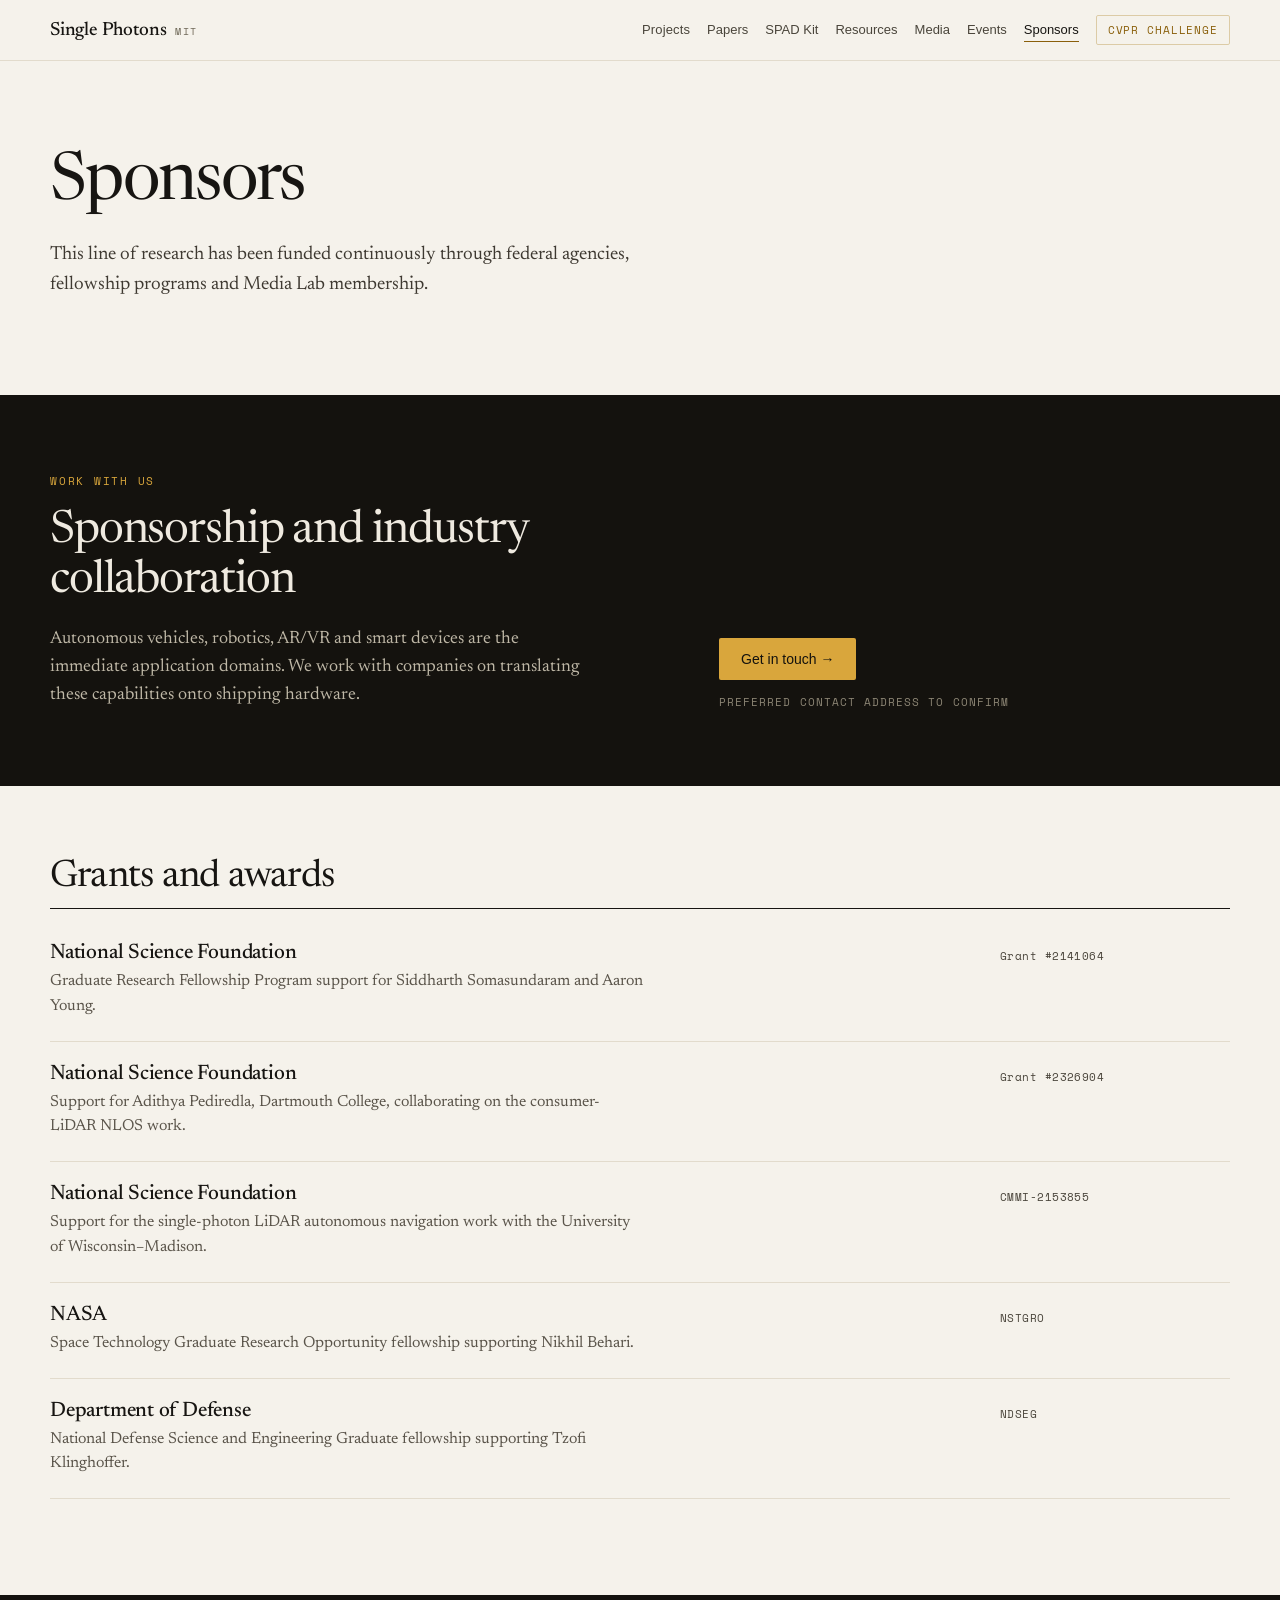
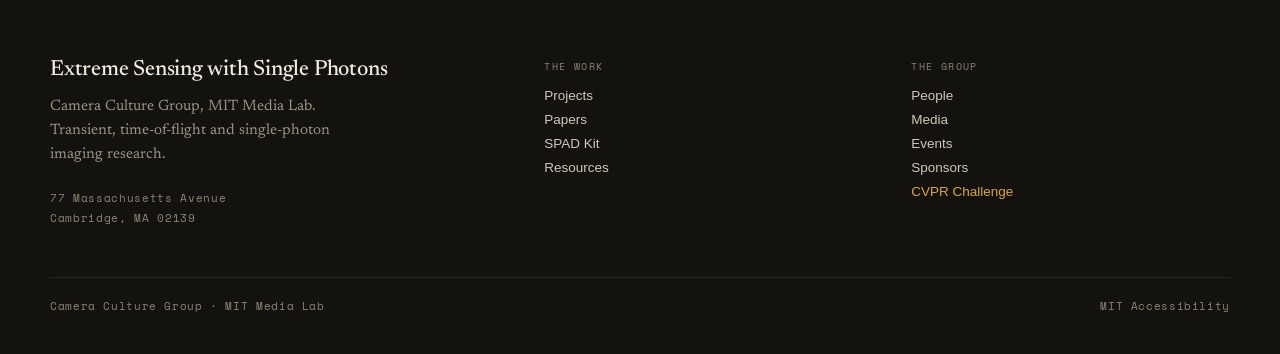
<file: sponsors.html>
<!DOCTYPE html>
<html lang="en">
<head>
<meta charset="utf-8">
<meta name="viewport" content="width=device-width, initial-scale=1">
<title>Sponsors · Single Photons</title>
<meta name="description" content="Single-photon, transient and time-of-flight imaging research from the Camera Culture group at the MIT Media Lab, 2008 to today.">
<link rel="preconnect" href="https://fonts.googleapis.com">
<link rel="preconnect" href="https://fonts.gstatic.com" crossorigin>
<link href="https://fonts.googleapis.com/css2?family=Newsreader:ital,opsz,wght@0,6..72,300..600;1,6..72,300..500&family=Space+Mono:wght@400;700&display=swap" rel="stylesheet">
<style>
body{margin:0;background:#F5F2EB;color:#171512;-webkit-font-smoothing:antialiased}
a{color:#8A5F0B}
a:hover{color:#171512}
input::placeholder{color:#A39B8A}
.prow:hover{background:#EFEBE1}
.hv1:hover{color:#171512 !important;border-bottom:1px solid #8A5F0B !important}
.hv2:hover{background:#8A5F0B !important;color:#FBF9F4 !important;border:1px solid #8A5F0B !important}
.hv3:hover{color:#D9A63C !important}
.hv4:hover{color:#EFEAE0 !important}
.hv5:hover{background:#F4EFE5 !important;color:#14120E !important;border:1px solid #F4EFE5 !important}
.hv6:hover{background:#F4EFE5 !important}
.hv7:hover{border:1px solid #F4EFE5 !important}
.hv8:hover{background:#EFEBE1 !important}
.hv9:hover{background:#E9E3D6 !important}
.hv10:hover{color:#8A5F0B !important}
.hv11:hover{color:#171512 !important}
.hv12:hover{background:#EFEAE0 !important}
.hv13:hover{background:#8A5F0B !important}
.hv14:hover{border:1px solid #171512 !important}
</style>
<script src="reveal.js" defer></script>

</head>
<body>
<div style="background:#F5F2EB">
  <div style="position:sticky;top:0;z-index:50;background:rgba(245,242,235,0.92);backdrop-filter:blur(10px);border-bottom:1px solid #E2DBCC">
  <div style="max-width:1180px;margin:0 auto;padding:0 32px;display:flex;align-items:center;gap:32px;min-height:60px;flex-wrap:wrap">
    <a href="index.html" style="display:flex;align-items:baseline;gap:9px;text-decoration:none;color:#171512;flex:0 0 auto">
      <span style="font-family:Newsreader,Georgia,serif;font-size:19px;font-weight:500;letter-spacing:-0.01em;white-space:nowrap">Single Photons</span>
      <span style="font-family:'Space Mono',monospace;font-size:10px;letter-spacing:0.14em;text-transform:uppercase;color:#6F6858">MIT</span>
    </a>
    <nav style="display:flex;align-items:center;gap:17px;margin-left:auto;flex-wrap:wrap;row-gap:8px">
      <a data-nav="Projects" href="projects.html" style="font-family:'Helvetica Neue',Helvetica,Arial,sans-serif;font-size:13px;letter-spacing:0.01em;color:#4A453B;text-decoration:none;padding:4px 0;border-bottom:1px solid transparent;white-space:nowrap" class="hv1">Projects</a>
      <a data-nav="Papers" href="papers.html" style="font-family:'Helvetica Neue',Helvetica,Arial,sans-serif;font-size:13px;color:#4A453B;text-decoration:none;padding:4px 0;border-bottom:1px solid transparent;white-space:nowrap" class="hv1">Papers</a>
      <a data-nav="SPAD Kit" href="spad-kit.html" style="font-family:'Helvetica Neue',Helvetica,Arial,sans-serif;font-size:13px;color:#4A453B;text-decoration:none;padding:4px 0;border-bottom:1px solid transparent;white-space:nowrap" class="hv1">SPAD Kit</a>
      <a data-nav="Resources" href="resources.html" style="font-family:'Helvetica Neue',Helvetica,Arial,sans-serif;font-size:13px;color:#4A453B;text-decoration:none;padding:4px 0;border-bottom:1px solid transparent;white-space:nowrap" class="hv1">Resources</a>
      <a data-nav="Media" href="media.html" style="font-family:'Helvetica Neue',Helvetica,Arial,sans-serif;font-size:13px;color:#4A453B;text-decoration:none;padding:4px 0;border-bottom:1px solid transparent;white-space:nowrap" class="hv1">Media</a>
      <a data-nav="Events" href="events.html" style="font-family:'Helvetica Neue',Helvetica,Arial,sans-serif;font-size:13px;color:#4A453B;text-decoration:none;padding:4px 0;border-bottom:1px solid transparent;white-space:nowrap" class="hv1">Events</a>
      <a data-nav="Sponsors" href="sponsors.html" style="font-family:'Helvetica Neue',Helvetica,Arial,sans-serif;font-size:13px;color:#4A453B;text-decoration:none;padding:4px 0;border-bottom:1px solid transparent;white-space:nowrap" class="hv1">Sponsors</a>
      <a data-nav="Challenge" href="challenge.html" style="font-family:'Space Mono',monospace;font-size:11px;letter-spacing:0.08em;text-transform:uppercase;color:#8A5F0B;text-decoration:none;border:1px solid #DCCBA6;padding:6px 11px;border-radius:2px;white-space:nowrap" class="hv2">CVPR Challenge</a>
    </nav>
  </div>
</div>

  <section style="max-width:1180px;margin:0 auto;padding:88px 32px 0">
    <h1 style="font-family:Newsreader,Georgia,serif;font-weight:400;font-size:clamp(38px,5.2vw,68px);line-height:1.04;letter-spacing:-0.025em;margin:0">Sponsors</h1>
    <p style="font-family:Newsreader,Georgia,serif;font-size:19px;line-height:1.55;color:#3E3931;margin:22px 0 0;max-width:62ch;text-wrap:pretty">This line of research has been funded continuously through federal agencies, fellowship programs and Media Lab membership.</p>
  </section>

  <section style="background:#14120E;color:#EFEAE0;margin-top:96px;padding:76px 32px">
    <div style="max-width:1180px;margin:0 auto;display:grid;grid-template-columns:minmax(0,1.2fr) minmax(0,1fr);gap:56px;align-items:end">
      <div>
        <span style="font-family:'Space Mono',monospace;font-size:11px;letter-spacing:0.16em;text-transform:uppercase;color:#D9A63C">Work with us</span>
        <h2 style="font-family:Newsreader,Georgia,serif;font-weight:400;font-size:clamp(28px,3.6vw,46px);line-height:1.08;letter-spacing:-0.025em;margin:18px 0 0;max-width:24ch">Sponsorship and industry collaboration</h2>
        <p style="font-family:Newsreader,Georgia,serif;font-size:18px;line-height:1.55;color:#BEB7A6;margin:20px 0 0;max-width:54ch">Autonomous vehicles, robotics, AR/VR and smart devices are the immediate application domains. We work with companies on translating these capabilities onto shipping hardware.</p>
      </div>
      <div style="display:flex;flex-direction:column;gap:14px;align-items:flex-start">
        <a href="mailto:sidsoma@media.mit.edu" style="font-family:'Helvetica Neue',Helvetica,Arial,sans-serif;font-size:14px;background:#D9A63C;color:#14120E;text-decoration:none;padding:13px 22px;border-radius:2px" class="hv12">Get in touch →</a>
        <span style="font-family:'Space Mono',monospace;font-size:10.5px;letter-spacing:0.1em;text-transform:uppercase;color:#8C8574">Preferred contact address to confirm</span>
      </div>
    </div>
  </section>

  <section style="max-width:1180px;margin:72px auto 0;padding:0 32px">
    <div style="display:flex;align-items:baseline;gap:16px;border-bottom:1px solid #171512;padding-bottom:12px">
      <h2 style="font-family:Newsreader,Georgia,serif;font-weight:400;font-size:clamp(26px,3vw,38px);letter-spacing:-0.02em;margin:0">Grants and awards</h2>
    </div>
    <div style="display:flex;flex-direction:column;margin-top:12px">
      <div style="display:grid;grid-template-columns:minmax(0,1fr) 230px;gap:28px;padding:22px 0;border-bottom:1px solid #E2DBCC;align-items:start">
        <div>
          <h3 style="font-family:Newsreader,Georgia,serif;font-weight:500;font-size:21px;letter-spacing:-0.01em;margin:0 0 5px">National Science Foundation</h3>
          <p style="font-family:Newsreader,Georgia,serif;font-size:16px;line-height:1.55;color:#5A544A;margin:0;max-width:66ch">Graduate Research Fellowship Program support for Siddharth Somasundaram and Aaron Young.</p>
        </div>
        <span style="font-family:'Space Mono',monospace;font-size:11px;line-height:1.7;letter-spacing:0.04em;color:#4A453B;padding-top:4px">Grant #2141064</span>
      </div>
      <div style="display:grid;grid-template-columns:minmax(0,1fr) 230px;gap:28px;padding:22px 0;border-bottom:1px solid #E2DBCC;align-items:start">
        <div>
          <h3 style="font-family:Newsreader,Georgia,serif;font-weight:500;font-size:21px;letter-spacing:-0.01em;margin:0 0 5px">National Science Foundation</h3>
          <p style="font-family:Newsreader,Georgia,serif;font-size:16px;line-height:1.55;color:#5A544A;margin:0;max-width:66ch">Support for Adithya Pediredla, Dartmouth College, collaborating on the consumer-LiDAR NLOS work.</p>
        </div>
        <span style="font-family:'Space Mono',monospace;font-size:11px;line-height:1.7;letter-spacing:0.04em;color:#4A453B;padding-top:4px">Grant #2326904</span>
      </div>
      <div style="display:grid;grid-template-columns:minmax(0,1fr) 230px;gap:28px;padding:22px 0;border-bottom:1px solid #E2DBCC;align-items:start">
        <div>
          <h3 style="font-family:Newsreader,Georgia,serif;font-weight:500;font-size:21px;letter-spacing:-0.01em;margin:0 0 5px">National Science Foundation</h3>
          <p style="font-family:Newsreader,Georgia,serif;font-size:16px;line-height:1.55;color:#5A544A;margin:0;max-width:66ch">Support for the single-photon LiDAR autonomous navigation work with the University of Wisconsin–Madison.</p>
        </div>
        <span style="font-family:'Space Mono',monospace;font-size:11px;line-height:1.7;letter-spacing:0.04em;color:#4A453B;padding-top:4px">CMMI-2153855</span>
      </div>
      <div style="display:grid;grid-template-columns:minmax(0,1fr) 230px;gap:28px;padding:22px 0;border-bottom:1px solid #E2DBCC;align-items:start">
        <div>
          <h3 style="font-family:Newsreader,Georgia,serif;font-weight:500;font-size:21px;letter-spacing:-0.01em;margin:0 0 5px">NASA</h3>
          <p style="font-family:Newsreader,Georgia,serif;font-size:16px;line-height:1.55;color:#5A544A;margin:0;max-width:66ch">Space Technology Graduate Research Opportunity fellowship supporting Nikhil Behari.</p>
        </div>
        <span style="font-family:'Space Mono',monospace;font-size:11px;line-height:1.7;letter-spacing:0.04em;color:#4A453B;padding-top:4px">NSTGRO</span>
      </div>
      <div style="display:grid;grid-template-columns:minmax(0,1fr) 230px;gap:28px;padding:22px 0;border-bottom:1px solid #E2DBCC;align-items:start">
        <div>
          <h3 style="font-family:Newsreader,Georgia,serif;font-weight:500;font-size:21px;letter-spacing:-0.01em;margin:0 0 5px">Department of Defense</h3>
          <p style="font-family:Newsreader,Georgia,serif;font-size:16px;line-height:1.55;color:#5A544A;margin:0;max-width:66ch">National Defense Science and Engineering Graduate fellowship supporting Tzofi Klinghoffer.</p>
        </div>
        <span style="font-family:'Space Mono',monospace;font-size:11px;line-height:1.7;letter-spacing:0.04em;color:#4A453B;padding-top:4px">NDSEG</span>
      </div>
    </div>
  </section>


  <div style="height:96px"></div>
  <footer style="background:#14120E;color:#EFEAE0;padding:64px 32px 40px">
  <div style="max-width:1180px;margin:0 auto;display:grid;grid-template-columns:minmax(0,1.4fr) minmax(0,1fr) minmax(0,1fr);gap:48px">
    <div>
      <div style="font-family:Newsreader,Georgia,serif;font-size:22px;font-weight:500;letter-spacing:-0.01em">Extreme Sensing with Single Photons</div>
      <p style="font-family:Newsreader,Georgia,serif;font-size:15px;line-height:1.6;color:#9A9384;max-width:34ch;margin:14px 0 0">Camera Culture Group, MIT Media Lab. Transient, time-of-flight and single-photon imaging research.</p>
      <div style="font-family:'Space Mono',monospace;font-size:11px;letter-spacing:0.06em;color:#8C8574;margin-top:22px;line-height:1.8">77 Massachusetts Avenue<br>Cambridge, MA 02139</div>
    </div>
    <nav style="display:flex;flex-direction:column;gap:9px">
      <span style="font-family:'Space Mono',monospace;font-size:10px;letter-spacing:0.14em;text-transform:uppercase;color:#8C8574;margin-bottom:5px">The work</span>
      <a href="projects.html" style="font-family:'Helvetica Neue',Helvetica,Arial,sans-serif;font-size:13.5px;color:#CFC8B8;text-decoration:none" class="hv3">Projects</a>
      <a href="papers.html" style="font-family:'Helvetica Neue',Helvetica,Arial,sans-serif;font-size:13.5px;color:#CFC8B8;text-decoration:none" class="hv3">Papers</a>
      <a href="spad-kit.html" style="font-family:'Helvetica Neue',Helvetica,Arial,sans-serif;font-size:13.5px;color:#CFC8B8;text-decoration:none" class="hv3">SPAD Kit</a>
      <a href="resources.html" style="font-family:'Helvetica Neue',Helvetica,Arial,sans-serif;font-size:13.5px;color:#CFC8B8;text-decoration:none" class="hv3">Resources</a>
    </nav>
    <nav style="display:flex;flex-direction:column;gap:9px">
      <span style="font-family:'Space Mono',monospace;font-size:10px;letter-spacing:0.14em;text-transform:uppercase;color:#8C8574;margin-bottom:5px">The group</span>
      <a href="index.html#people" style="font-family:'Helvetica Neue',Helvetica,Arial,sans-serif;font-size:13.5px;color:#CFC8B8;text-decoration:none" class="hv3">People</a>
      <a href="media.html" style="font-family:'Helvetica Neue',Helvetica,Arial,sans-serif;font-size:13.5px;color:#CFC8B8;text-decoration:none" class="hv3">Media</a>
      <a href="events.html" style="font-family:'Helvetica Neue',Helvetica,Arial,sans-serif;font-size:13.5px;color:#CFC8B8;text-decoration:none" class="hv3">Events</a>
      <a href="sponsors.html" style="font-family:'Helvetica Neue',Helvetica,Arial,sans-serif;font-size:13.5px;color:#CFC8B8;text-decoration:none" class="hv3">Sponsors</a>
      <a href="challenge.html" style="font-family:'Helvetica Neue',Helvetica,Arial,sans-serif;font-size:13.5px;color:#D9A63C;text-decoration:none" class="hv4">CVPR Challenge</a>
    </nav>
  </div>
  <div style="max-width:1180px;margin:48px auto 0;padding-top:20px;border-top:1px solid #2A2620;display:flex;justify-content:space-between;gap:24px;flex-wrap:wrap;font-family:'Space Mono',monospace;font-size:10.5px;letter-spacing:0.06em;color:#8C8574">
    <span>Camera Culture Group · MIT Media Lab</span>
    <a href="https://accessibility.mit.edu/" style="color:#8C8574;text-decoration:none" class="hv3">MIT Accessibility</a>
  </div>
</footer>
</div>

<script>
(function(){
  var page=(location.pathname.split('/').pop()||'index.html')||'index.html';
  [].slice.call(document.querySelectorAll('nav a[data-nav]')).forEach(function(a){
    if(a.getAttribute('href')===page&&a.getAttribute('data-nav')!=='Challenge'){
      a.style.color='#171512';a.style.borderBottom='1px solid #8A5F0B';
    }
  });
})();
</script>
</body>
</html>
</file>
<file: mobile.css>
/* Phone layout overrides. Elements opt in with data-m="…" tokens. */
@media (max-width: 900px) {
  [data-m~="navbtn"] { display: inline-flex !important; }
  [data-m~="nav"] { display: none !important; }
  [data-m~="nav"][data-open="true"] { display: flex !important; flex-direction: column; align-items: stretch !important; width: 100%; margin-left: 0 !important; gap: 0 !important; padding: 0 0 16px; }
  [data-m~="nav"] > a { padding: 13px 0 !important; font-size: 15px !important; border-bottom: 1px solid #E2DBCC !important; }
  [data-m~="nav"] > a:last-child { align-self: flex-start; margin-top: 14px; padding: 10px 14px !important; font-size: 12px !important; border: 1px solid #DCCBA6 !important; }
  [data-m~="navbar"] { gap: 0 !important; }
}
@media (max-width: 700px) {
  [data-m~="px"] { padding-left: 20px !important; padding-right: 20px !important; }
  [data-m~="sec"] { margin-top: 64px !important; }
  [data-m~="spacer"] { height: 56px !important; }
  [data-m~="stack"] { grid-template-columns: minmax(0, 1fr) !important; gap: 28px !important; }
  [data-m~="row"] { grid-template-columns: minmax(0, 1fr) !important; gap: 6px !important; }
  [data-m~="row"] > * { padding-top: 0 !important; }
  [data-m~="row2"] { grid-template-columns: auto minmax(0, 1fr) !important; row-gap: 4px !important; }
  [data-m~="row2"] > :nth-child(3) { grid-column: 1 / -1; }
  [data-m~="tbl"] { gap: 8px !important; }
  [data-m~="person"] { flex: 0 1 calc(50% - 10px) !important; min-width: 0 !important; }
  [data-m~="people"] { gap: 28px 20px !important; }
}
</file>
